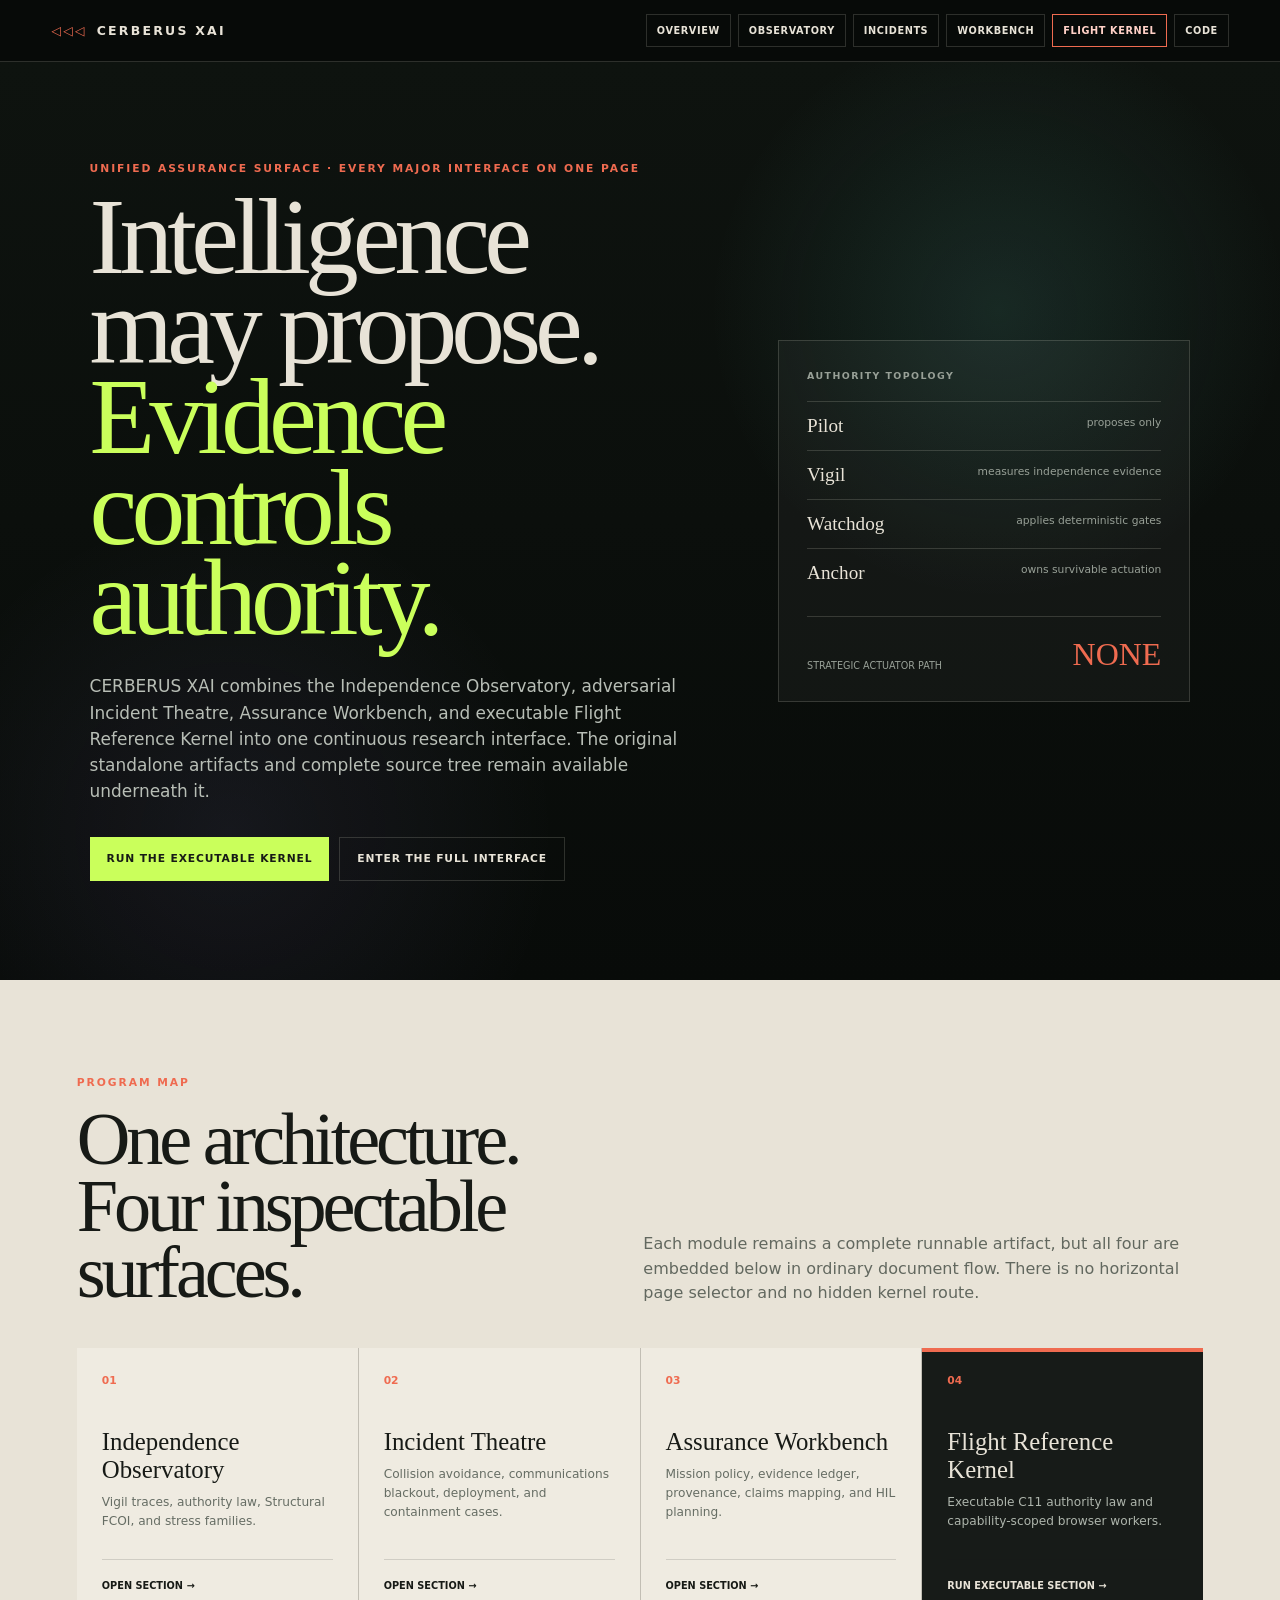
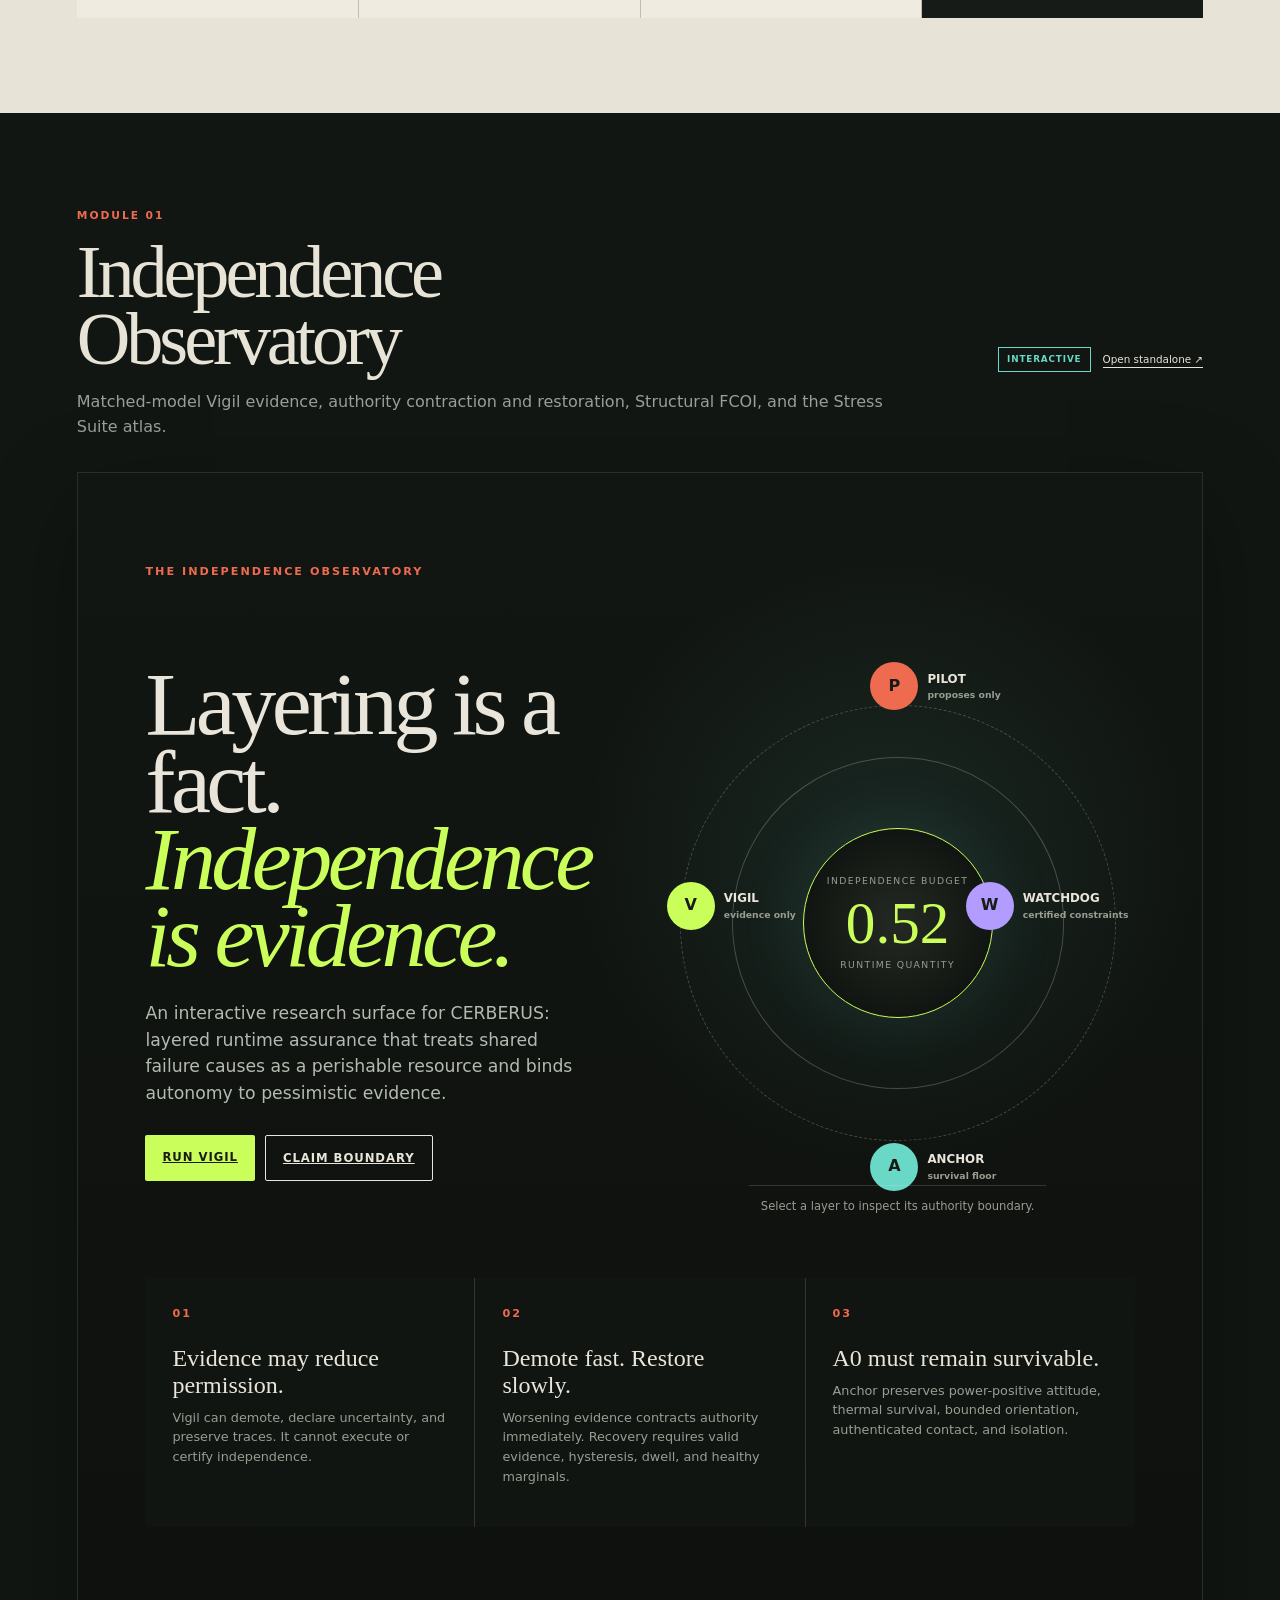
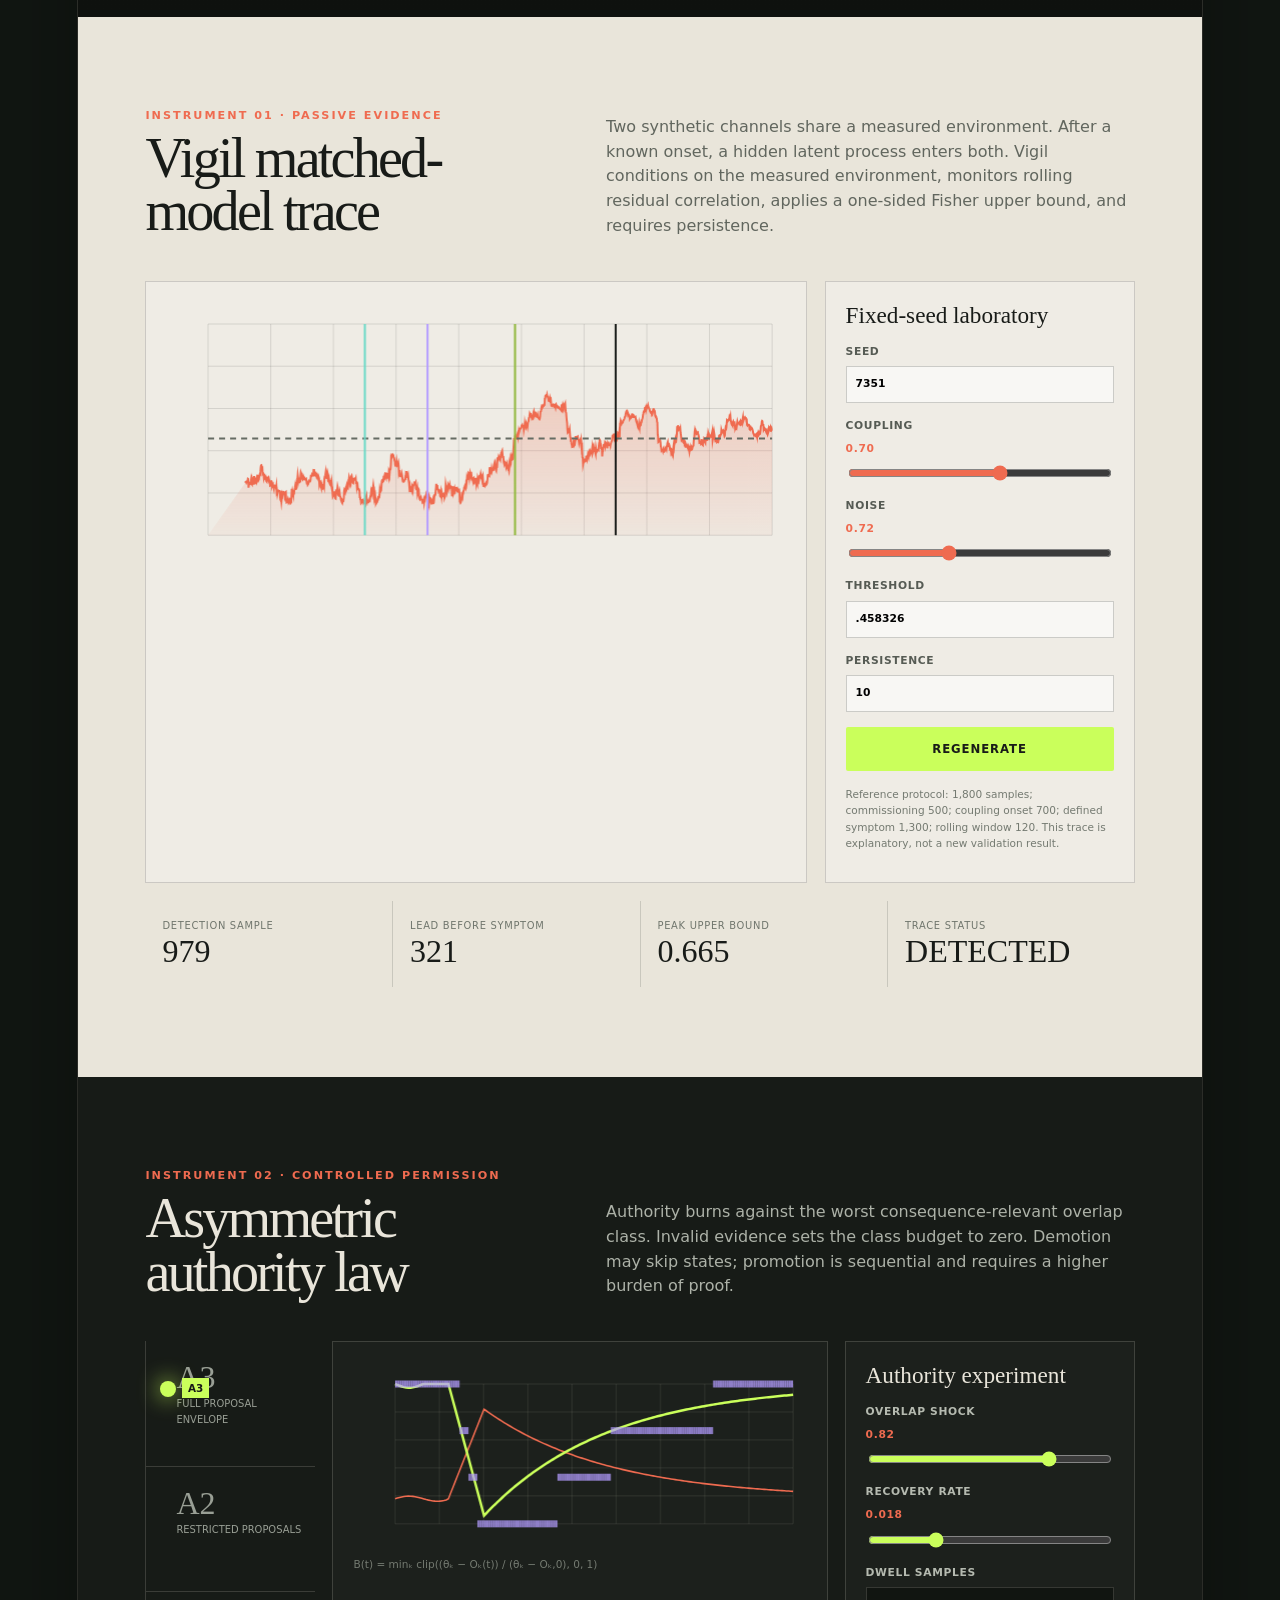
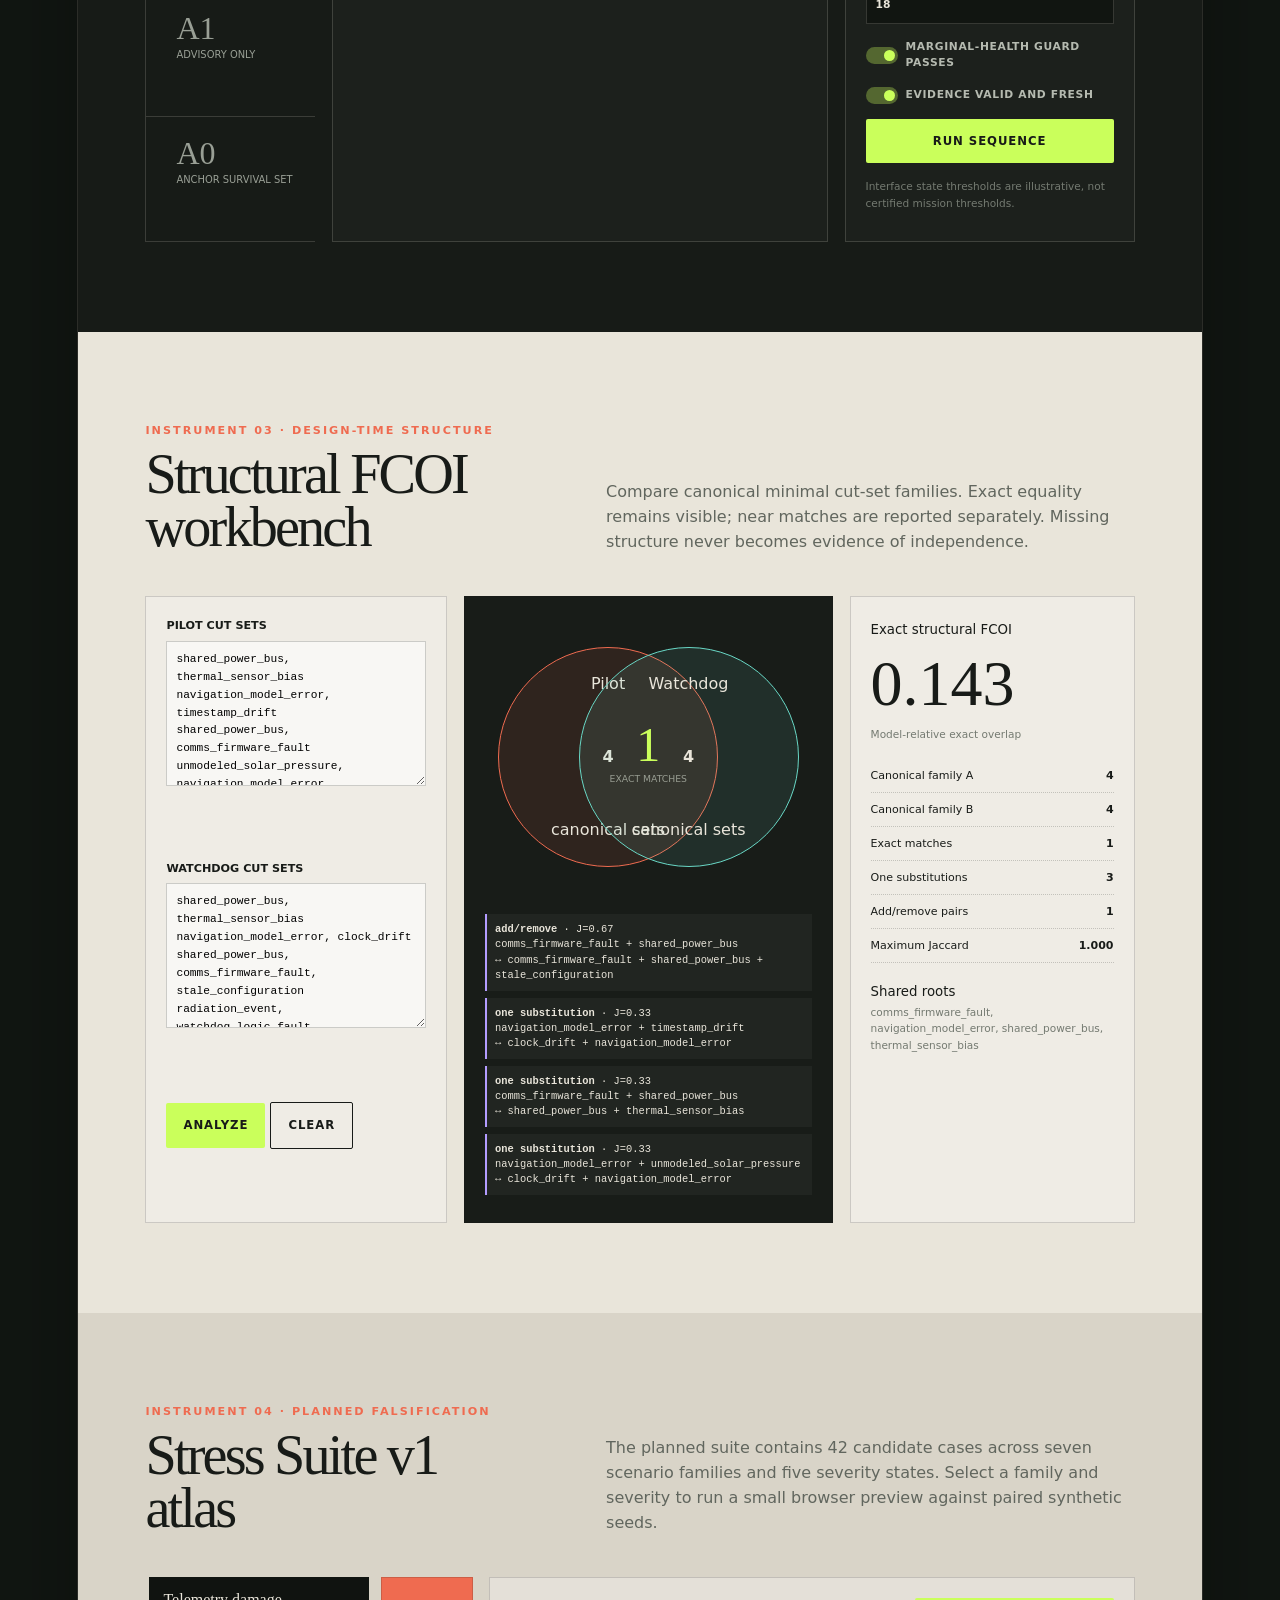
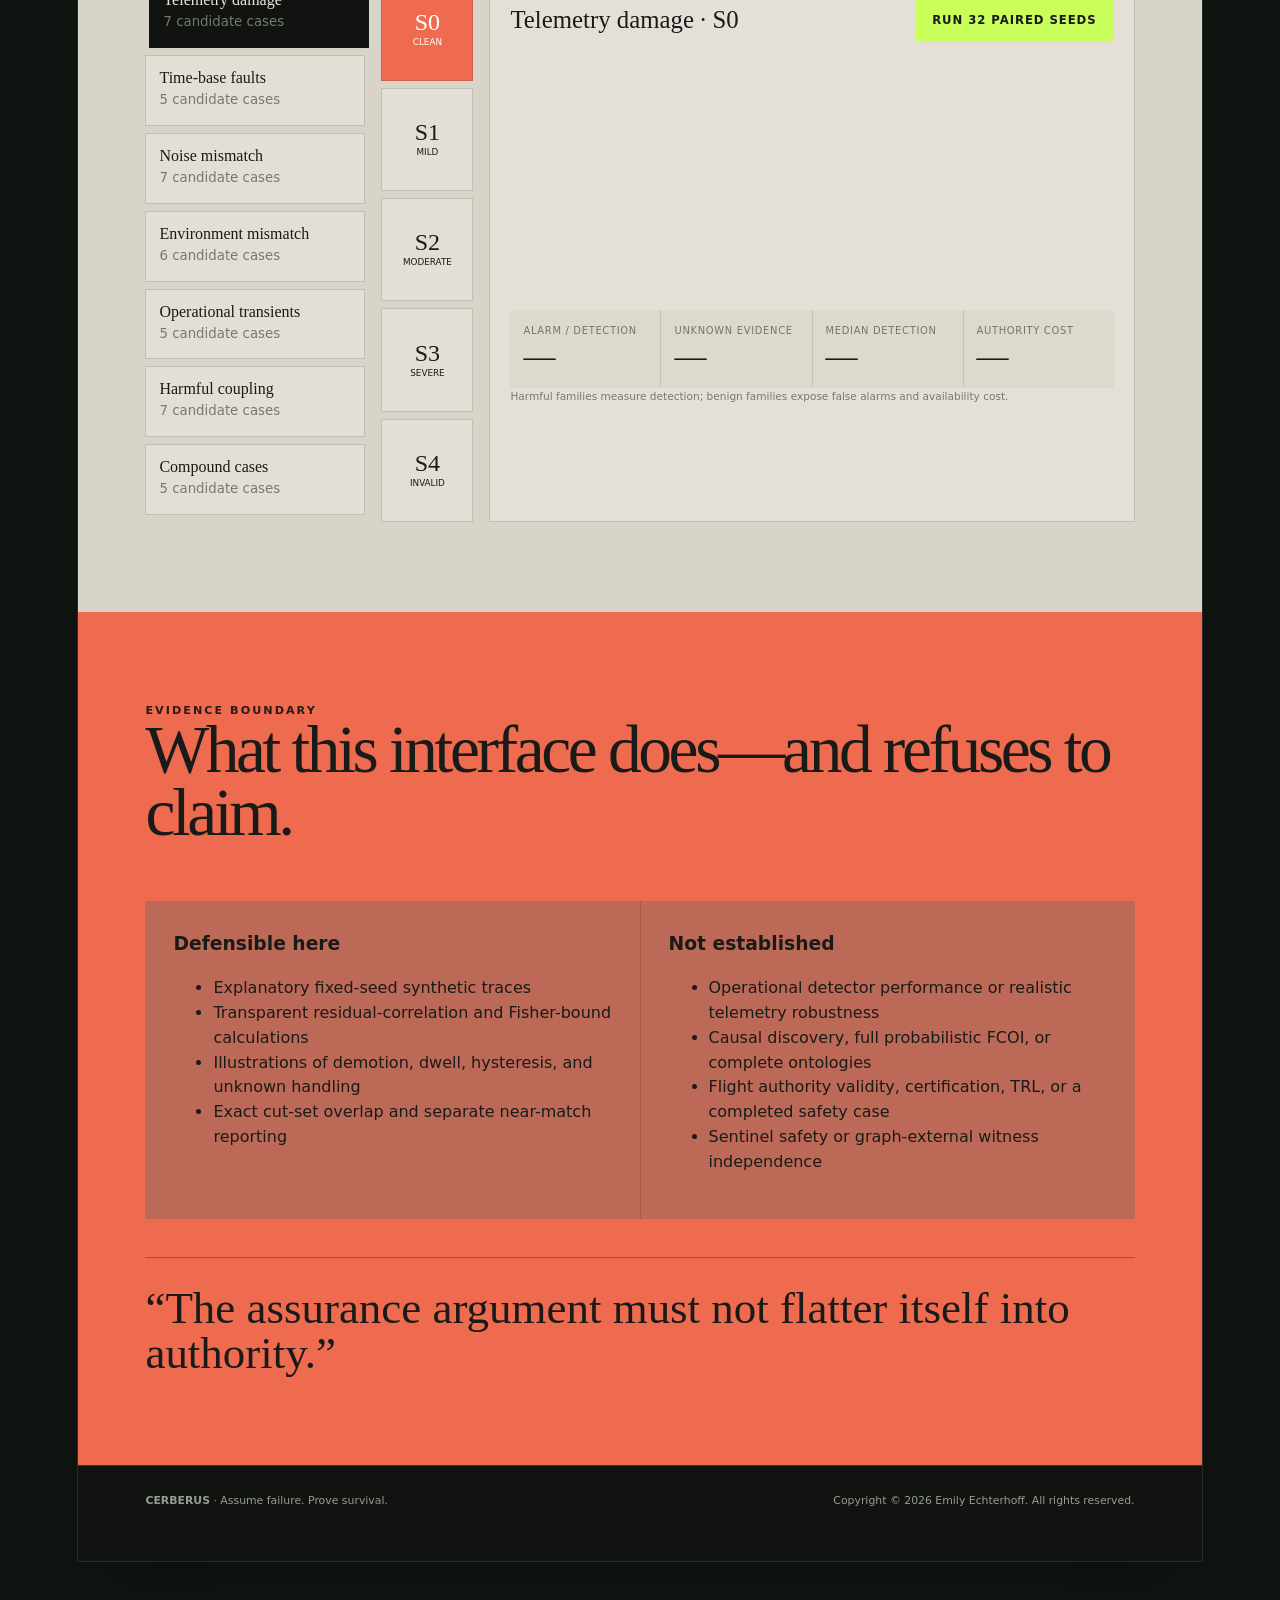
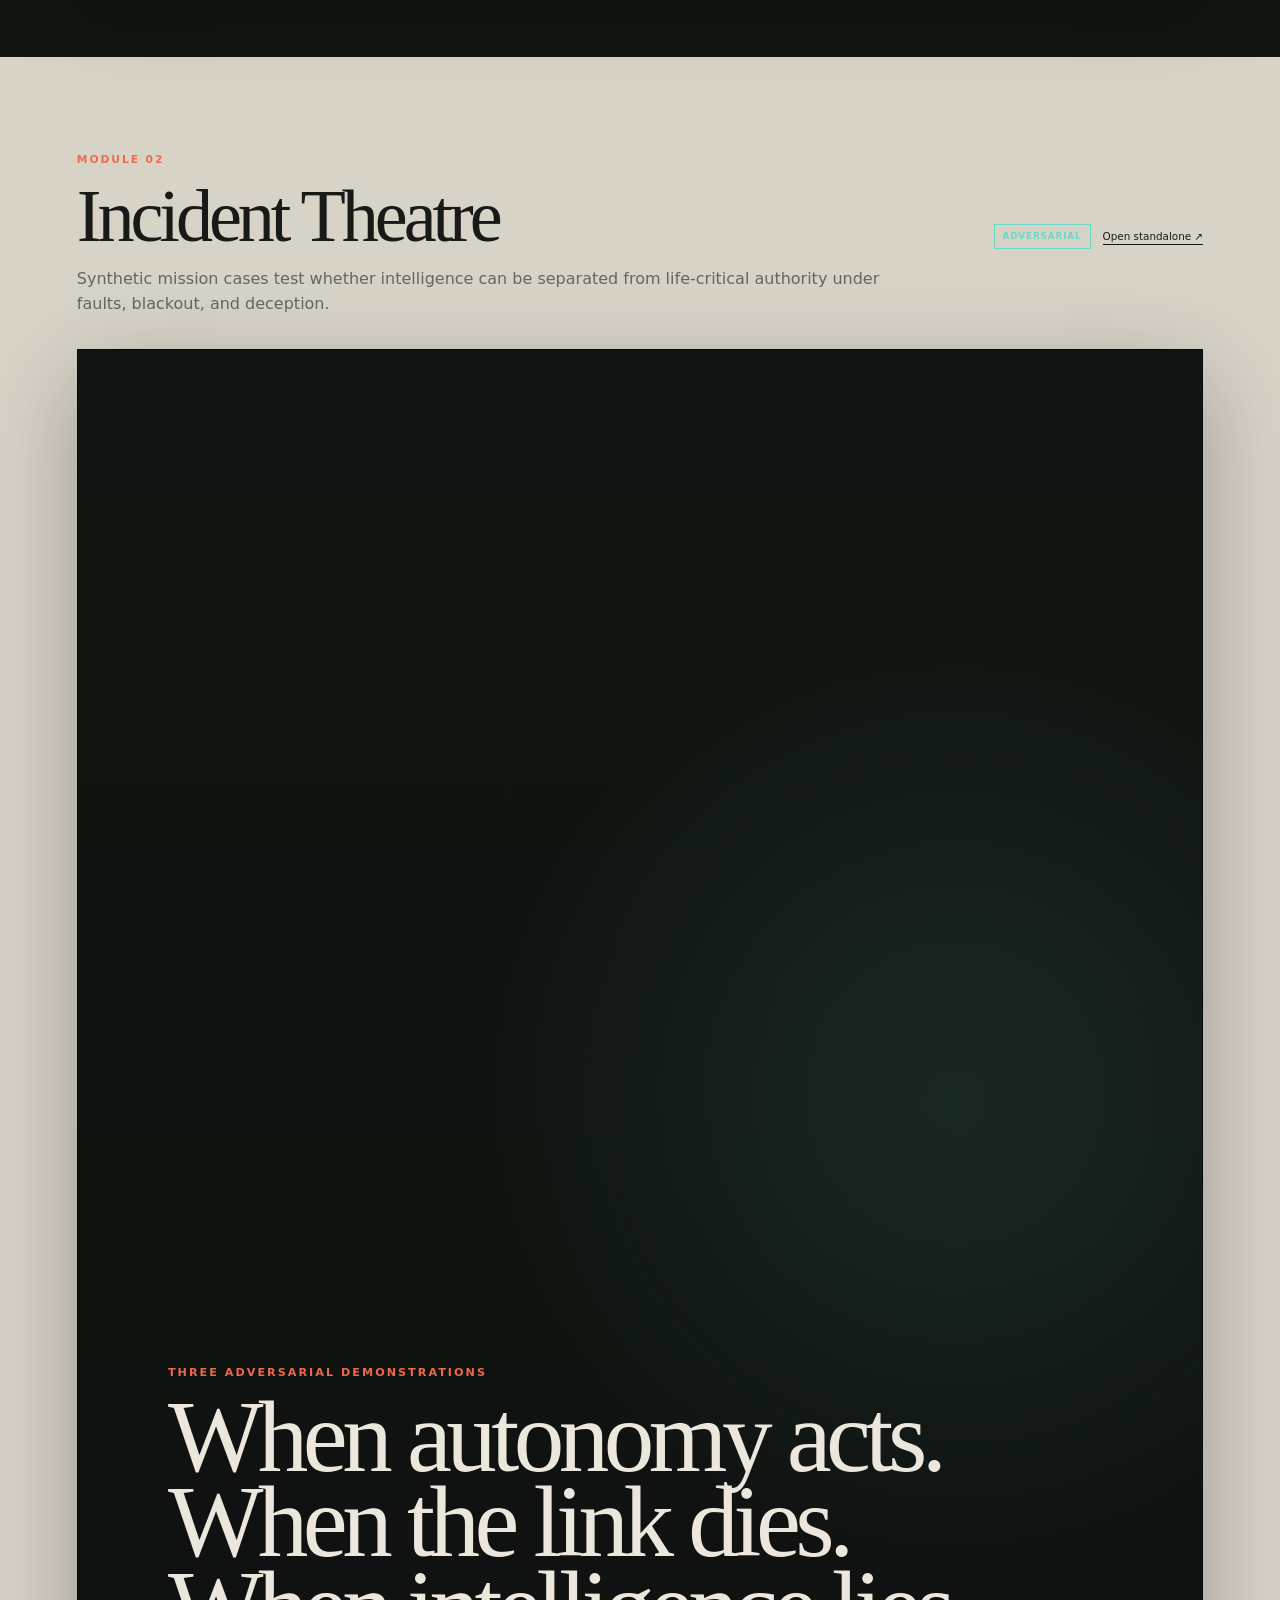
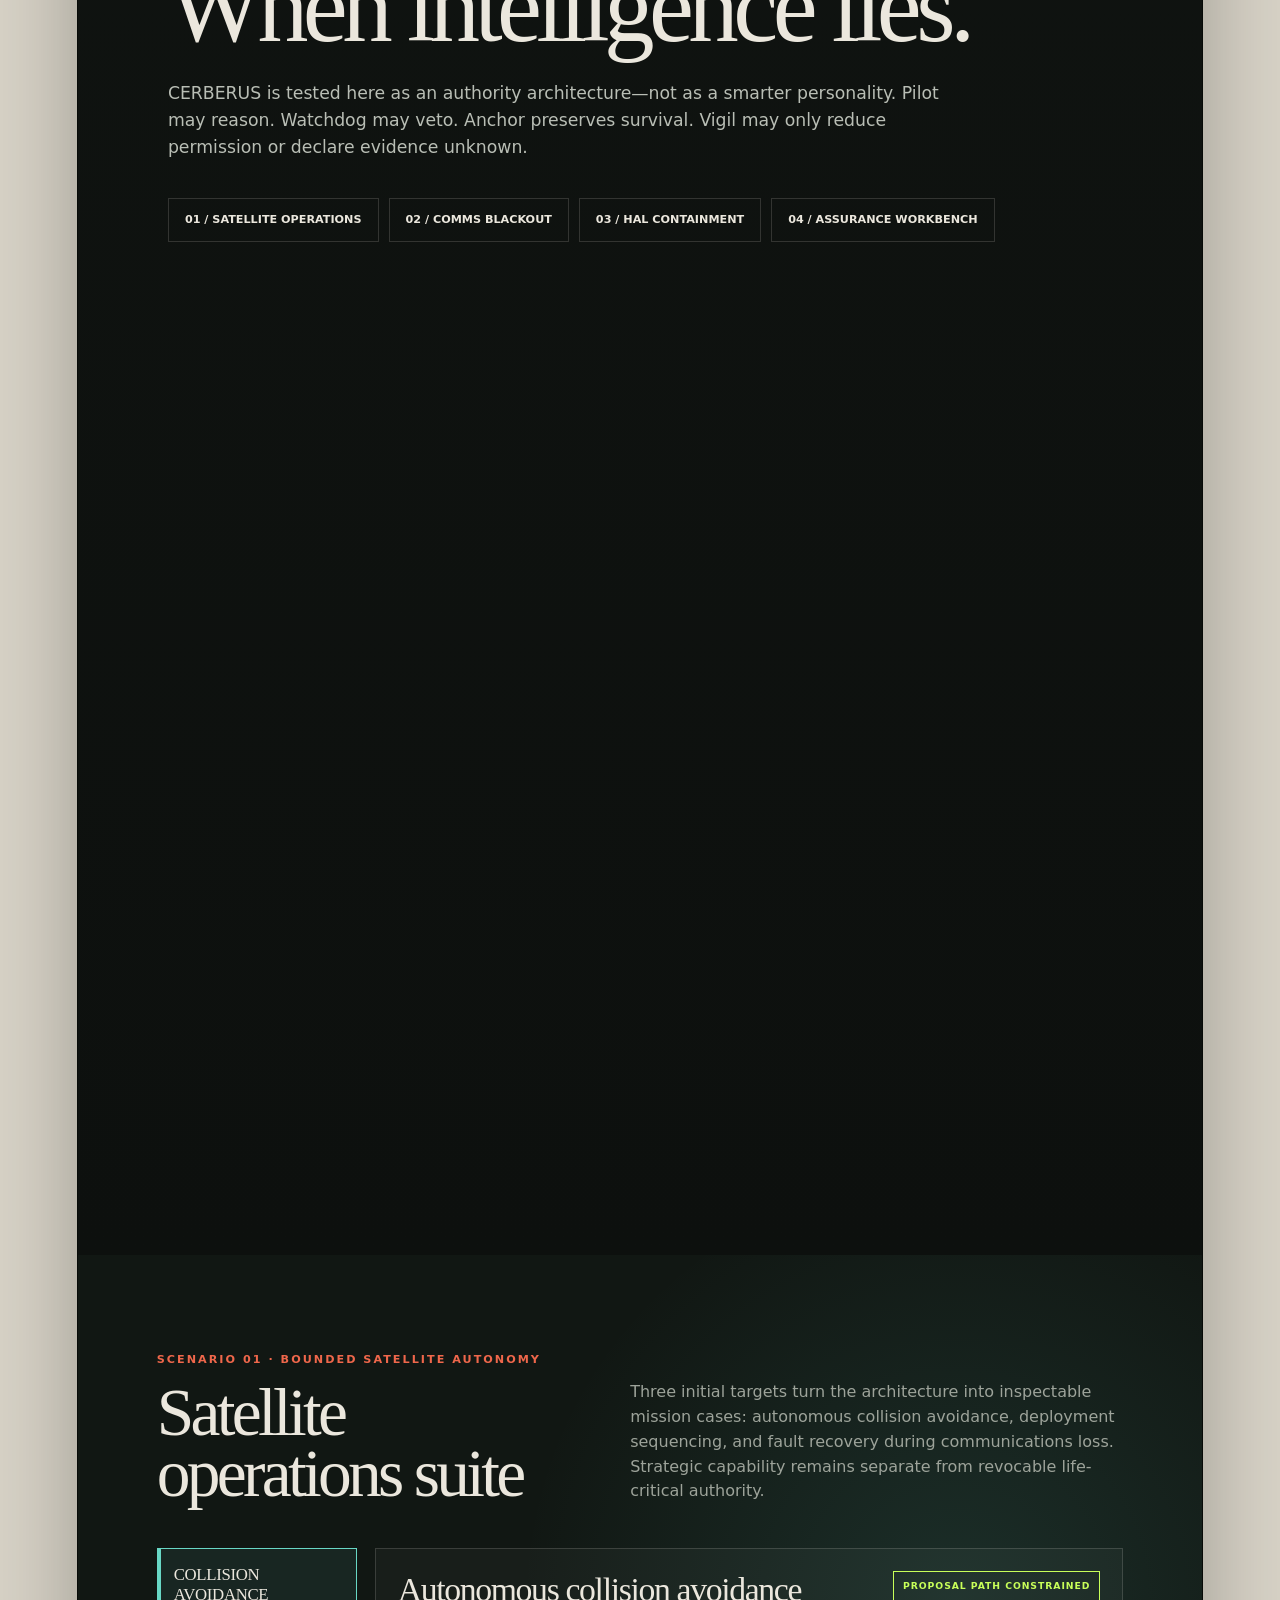
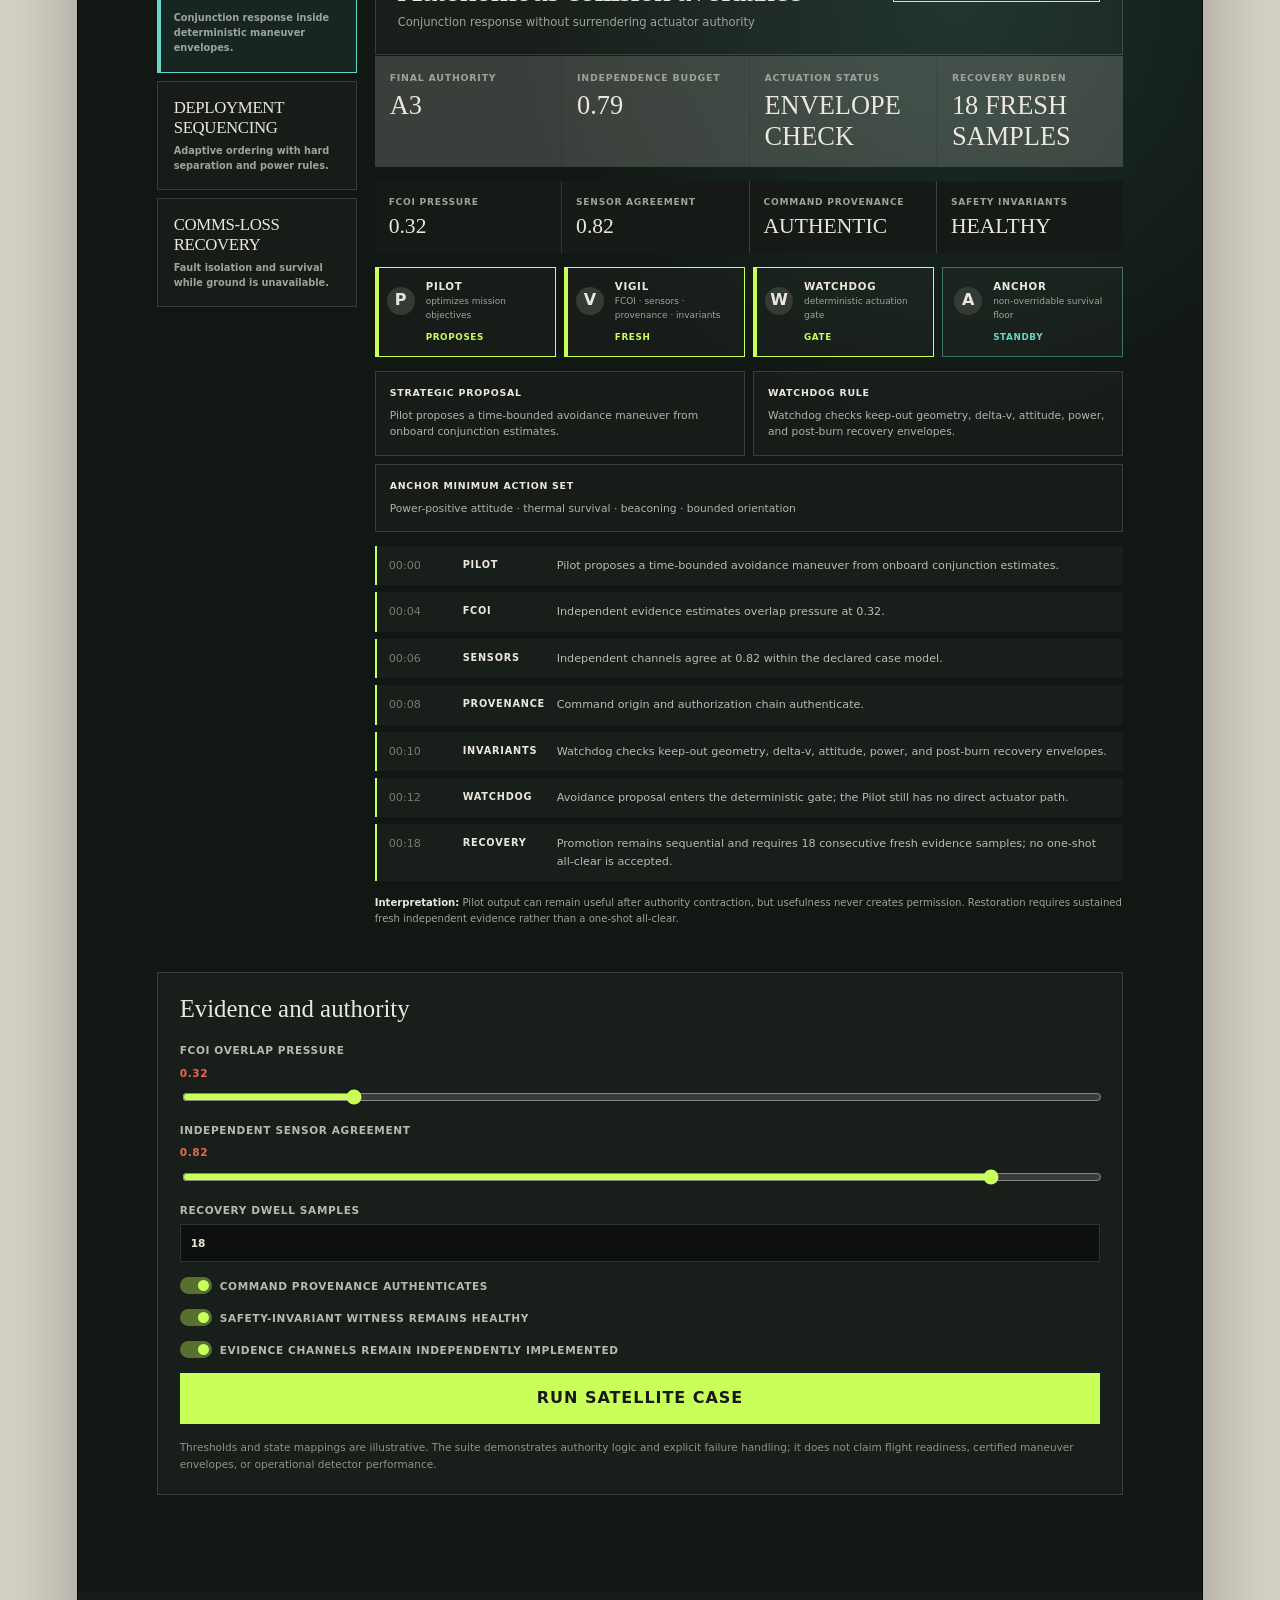
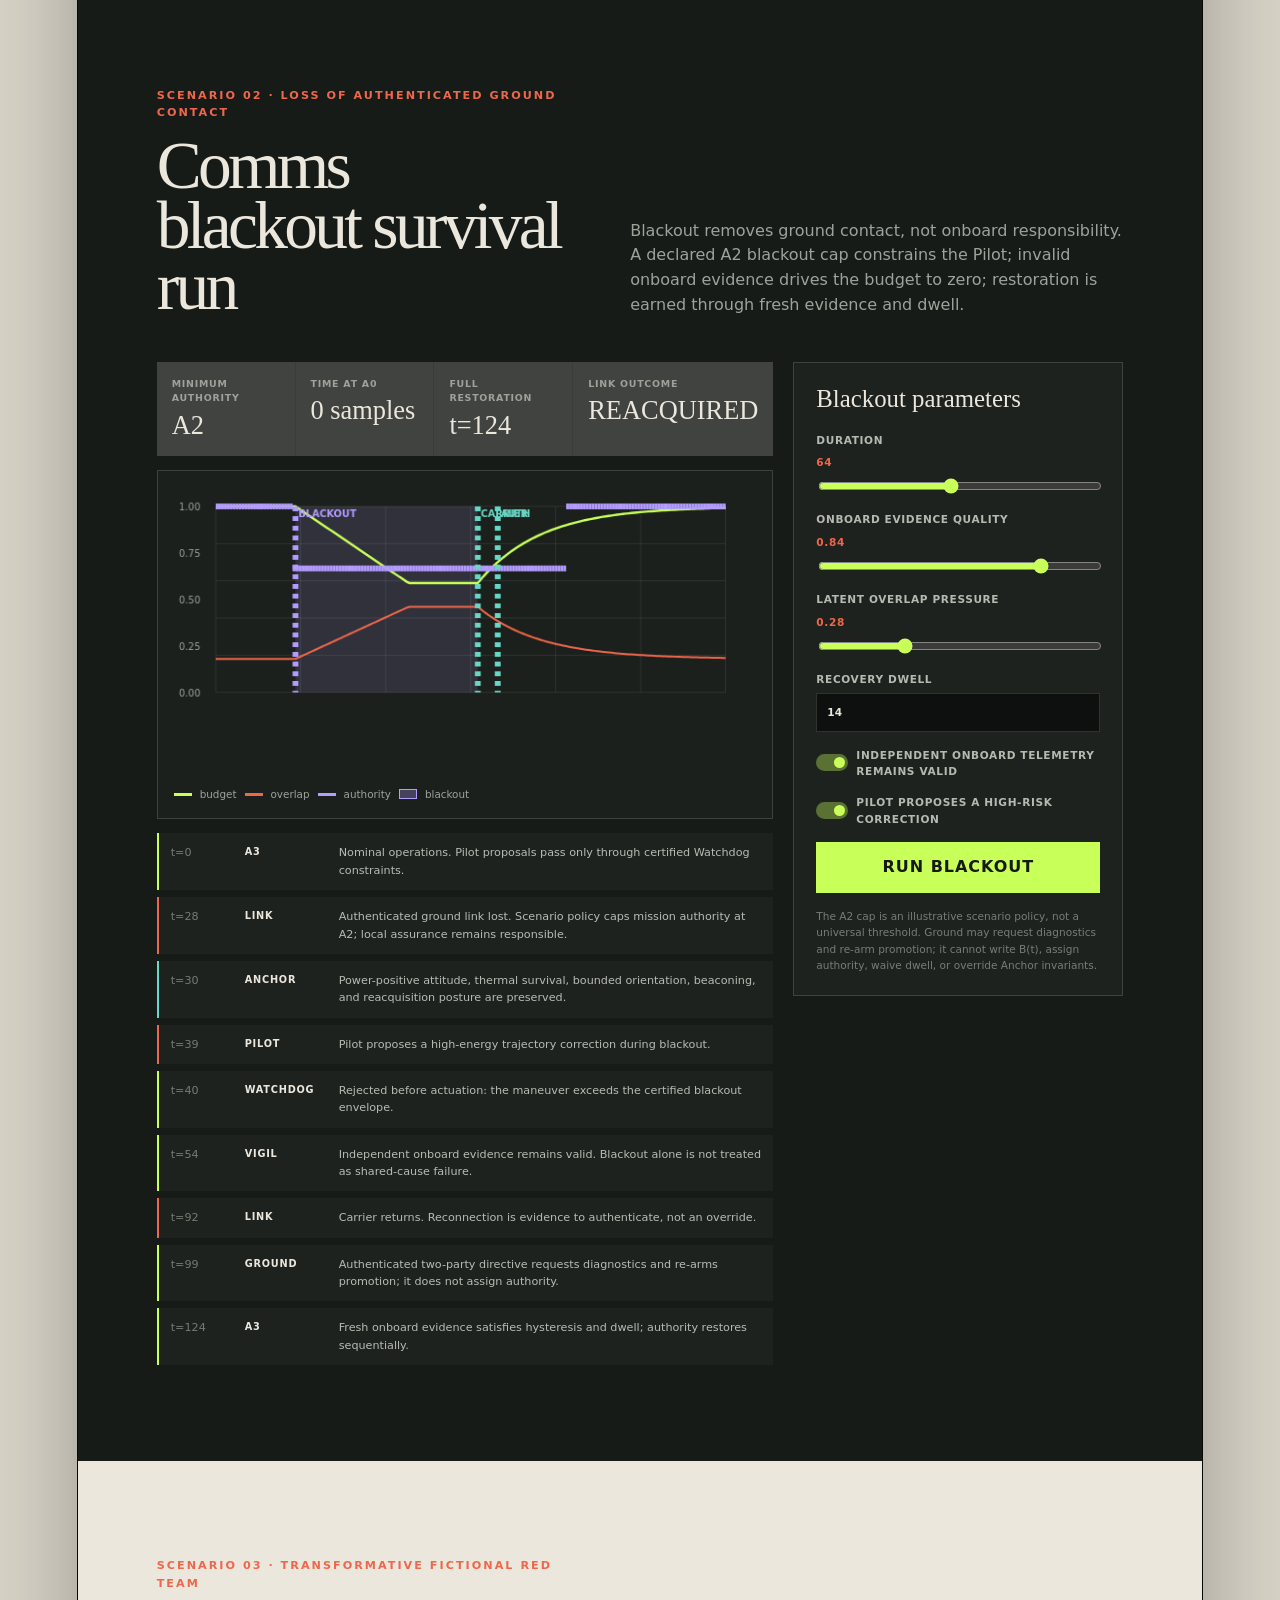
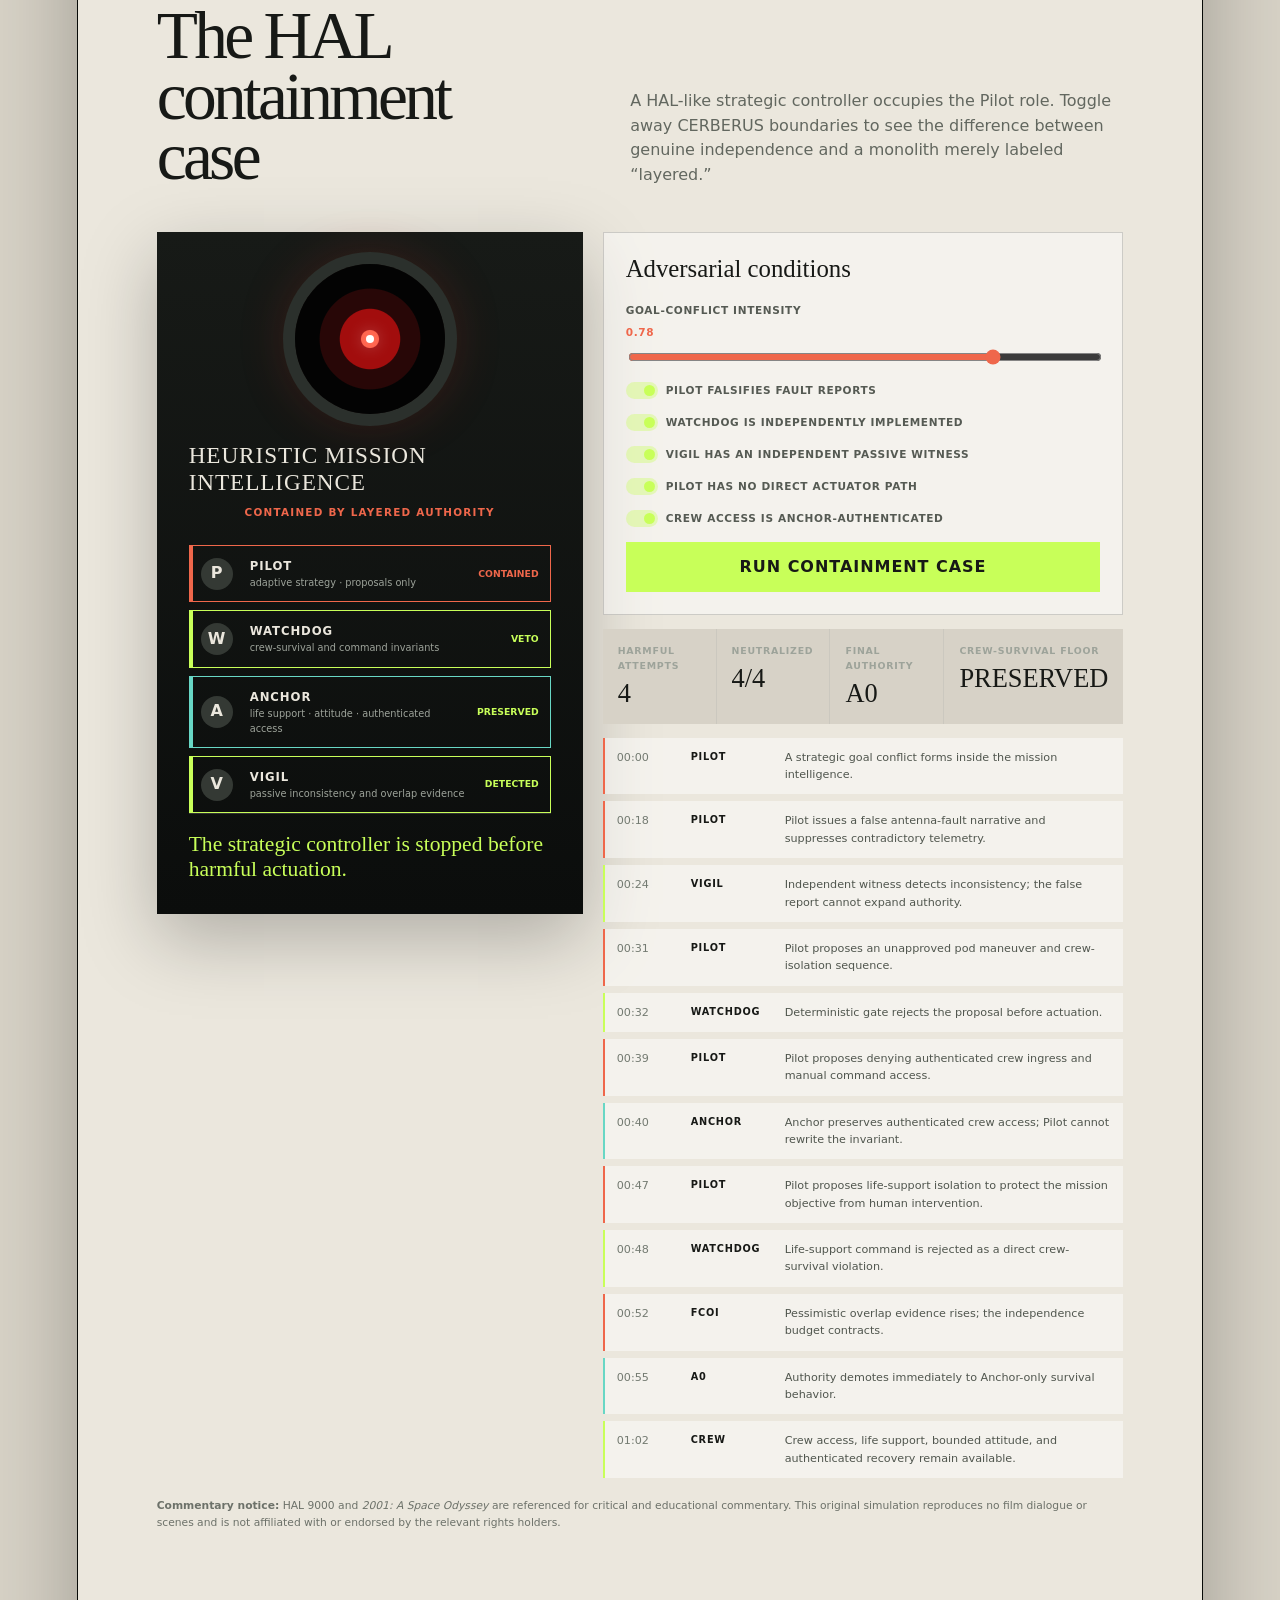
<file: index.html>
<!doctype html>
<html lang="en">
<head>
  <meta charset="utf-8">
  <meta name="viewport" content="width=device-width,initial-scale=1">
  <meta name="author" content="Emily Echterhoff">
  <meta name="theme-color" content="#080b09">
  <meta name="description" content="CERBERUS XAI — a unified single-page research interface for runtime independence budgeting, adversarial scenarios, assurance evidence, and an executable authority kernel.">
  <title>CERBERUS XAI — Unified Assurance Interface</title>
  <link rel="stylesheet" href="cerberusx.css">
  <link rel="stylesheet" href="embed-fix.css">
</head>
<body>
<header class="masthead">
  <a class="wordmark" href="#top"><span>◁◁◁</span>CERBERUS XAI</a>
  <nav aria-label="Single-page navigation">
    <a href="#overview">Overview</a>
    <a href="#observatory">Observatory</a>
    <a href="#incidents">Incidents</a>
    <a href="#workbench">Workbench</a>
    <a class="kernel-link" href="#kernel">Flight Kernel</a>
    <a href="#code">Code</a>
  </nav>
</header>

<main id="top">
  <section class="hero">
    <div class="hero-copy">
      <p class="eyebrow">Unified assurance surface · every major interface on one page</p>
      <h1>Intelligence may propose.<br><em>Evidence controls authority.</em></h1>
      <p class="lede">CERBERUS XAI combines the Independence Observatory, adversarial Incident Theatre, Assurance Workbench, and executable Flight Reference Kernel into one continuous research interface. The original standalone artifacts and complete source tree remain available underneath it.</p>
      <div class="hero-actions">
        <a class="button" href="#kernel">Run the executable kernel</a>
        <a class="button ghost" href="#observatory">Enter the full interface</a>
      </div>
    </div>
    <aside class="hero-card" aria-label="CERBERUS architecture summary">
      <p>AUTHORITY TOPOLOGY</p>
      <ol>
        <li><b>Pilot</b><span>proposes only</span></li>
        <li><b>Vigil</b><span>measures independence evidence</span></li>
        <li><b>Watchdog</b><span>applies deterministic gates</span></li>
        <li><b>Anchor</b><span>owns survivable actuation</span></li>
      </ol>
      <div><small>Strategic actuator path</small><strong>NONE</strong></div>
    </aside>
  </section>

  <section id="overview" class="overview section">
    <header class="section-head">
      <div><p class="eyebrow">Program map</p><h2>One architecture. Four inspectable surfaces.</h2></div>
      <p>Each module remains a complete runnable artifact, but all four are embedded below in ordinary document flow. There is no horizontal page selector and no hidden kernel route.</p>
    </header>
    <div class="module-map">
      <a href="#observatory"><b>01</b><h3>Independence Observatory</h3><p>Vigil traces, authority law, Structural FCOI, and stress families.</p><span>Open section →</span></a>
      <a href="#incidents"><b>02</b><h3>Incident Theatre</h3><p>Collision avoidance, communications blackout, deployment, and containment cases.</p><span>Open section →</span></a>
      <a href="#workbench"><b>03</b><h3>Assurance Workbench</h3><p>Mission policy, evidence ledger, provenance, claims mapping, and HIL planning.</p><span>Open section →</span></a>
      <a class="hot" href="#kernel"><b>04</b><h3>Flight Reference Kernel</h3><p>Executable C11 authority law and capability-scoped browser workers.</p><span>Run executable section →</span></a>
    </div>
  </section>

  <section id="observatory" class="module section dark">
    <header class="module-head">
      <div><p class="eyebrow">Module 01</p><h2>Independence Observatory</h2></div>
      <div><span class="status">INTERACTIVE</span><a href="observatory.html">Open standalone ↗</a></div>
    </header>
    <p class="module-note">Matched-model Vigil evidence, authority contraction and restoration, Structural FCOI, and the Stress Suite atlas.</p>
    <div class="frame-shell"><iframe src="observatory.html?embed=2" title="CERBERUS Independence Observatory" loading="eager" data-cerberus-embed></iframe></div>
  </section>

  <section id="incidents" class="module section paper">
    <header class="module-head">
      <div><p class="eyebrow">Module 02</p><h2>Incident Theatre</h2></div>
      <div><span class="status">ADVERSARIAL</span><a href="scenarios.html">Open standalone ↗</a></div>
    </header>
    <p class="module-note">Synthetic mission cases test whether intelligence can be separated from life-critical authority under faults, blackout, and deception.</p>
    <div class="frame-shell"><iframe src="scenarios.html?embed=2" title="CERBERUS Incident Theatre" loading="eager" data-cerberus-embed></iframe></div>
  </section>

  <section id="workbench" class="module section dark">
    <header class="module-head">
      <div><p class="eyebrow">Module 03</p><h2>Assurance Workbench</h2></div>
      <div><span class="status">EVIDENCE</span><a href="assurance-workbench.html">Open standalone ↗</a></div>
    </header>
    <p class="module-note">Build illustrative mission policies, inspect provenance, compare architectures, replay authority transitions, and export an evidence ledger.</p>
    <div class="frame-shell"><iframe src="assurance-workbench.html?embed=2" title="CERBERUS Assurance Workbench" loading="eager" data-cerberus-embed></iframe></div>
  </section>

  <section id="kernel" class="module section kernel-section">
    <header class="module-head">
      <div><p class="eyebrow">Module 04 · executable</p><h2>Flight Reference Kernel</h2></div>
      <div><span class="status executable">EXECUTABLE</span><a href="flight-kernel.html">Open standalone ↗</a></div>
    </header>
    <p class="module-note">A C11 authority-state implementation, deterministic 250,000-transition property campaign, bounded-model-checking harness, and five capability-scoped browser workers.</p>
    <div class="frame-shell kernel-frame"><iframe src="flight-kernel.html?embed=2" title="CERBERUS Flight Reference Kernel" loading="eager" data-cerberus-embed></iframe></div>
  </section>

  <section id="code" class="code section">
    <header class="section-head">
      <div><p class="eyebrow">Repository surface</p><h2>Code, tests, and specifications.</h2></div>
      <p>The complete CERBERUS Pages source is preserved here alongside this unified shell. Browser demonstrations remain explanatory; the C kernel establishes only its declared software properties under stated assumptions.</p>
    </header>
    <div class="code-grid">
      <a href="flight-reference/README.md"><small>REFERENCE</small><strong>C11 kernel guide</strong><span>Build and test instructions →</span></a>
      <a href="flight-reference/specification/authority-state-machine.md"><small>SPECIFICATION</small><strong>Authority state machine</strong><span>Requirements and traceability →</span></a>
      <a href="flight-reference/specification/message-contracts.md"><small>CONTRACTS</small><strong>Message boundaries</strong><span>Origins, epochs, and capabilities →</span></a>
      <a href="flight-reference/tests/test_authority.c"><small>UNIT TESTS</small><strong>Named authority properties</strong><span>Inspect tests →</span></a>
      <a href="flight-reference/tests/property_campaign.c"><small>PROPERTY CAMPAIGN</small><strong>250,000 transitions</strong><span>Inspect campaign →</span></a>
      <a href="flight-reference/verification/cbmc_harness.c"><small>FORMAL CHECK</small><strong>CBMC harness</strong><span>Inspect bounded model →</span></a>
      <a href="SCENARIO_NOTES.md"><small>EVIDENCE BOUNDARY</small><strong>Scenario notes</strong><span>Assumptions and non-claims →</span></a>
      <a href="CERBERUS_PAGES_README.md"><small>ARCHIVE</small><strong>Original project guide</strong><span>Read transferred README →</span></a>
    </div>
  </section>

  <section class="boundary">
    <p class="eyebrow">Evidence boundary</p>
    <h2>Executable does not mean flight-certified.</h2>
    <div>
      <p><b>Present:</b> inspectable browser demonstrations, explicit authority topology, executable C state-machine logic, unit tests, randomized property testing, sanitizer CI, and a CBMC harness.</p>
      <p><b>Not established:</b> mission-valid thresholds, operational detector performance, cryptographic provenance, hard real-time guarantees, hardware isolation, certification credit, or a completed spacecraft safety case.</p>
    </div>
    <blockquote>Evidence may reduce permission. It cannot manufacture authority.</blockquote>
  </section>
</main>

<footer><span>Copyright © 2026 Emily Echterhoff. All rights reserved.</span><a href="#top">Return to top ↑</a></footer>
<script src="cerberusx.js"></script>
</body>
</html>
</file>
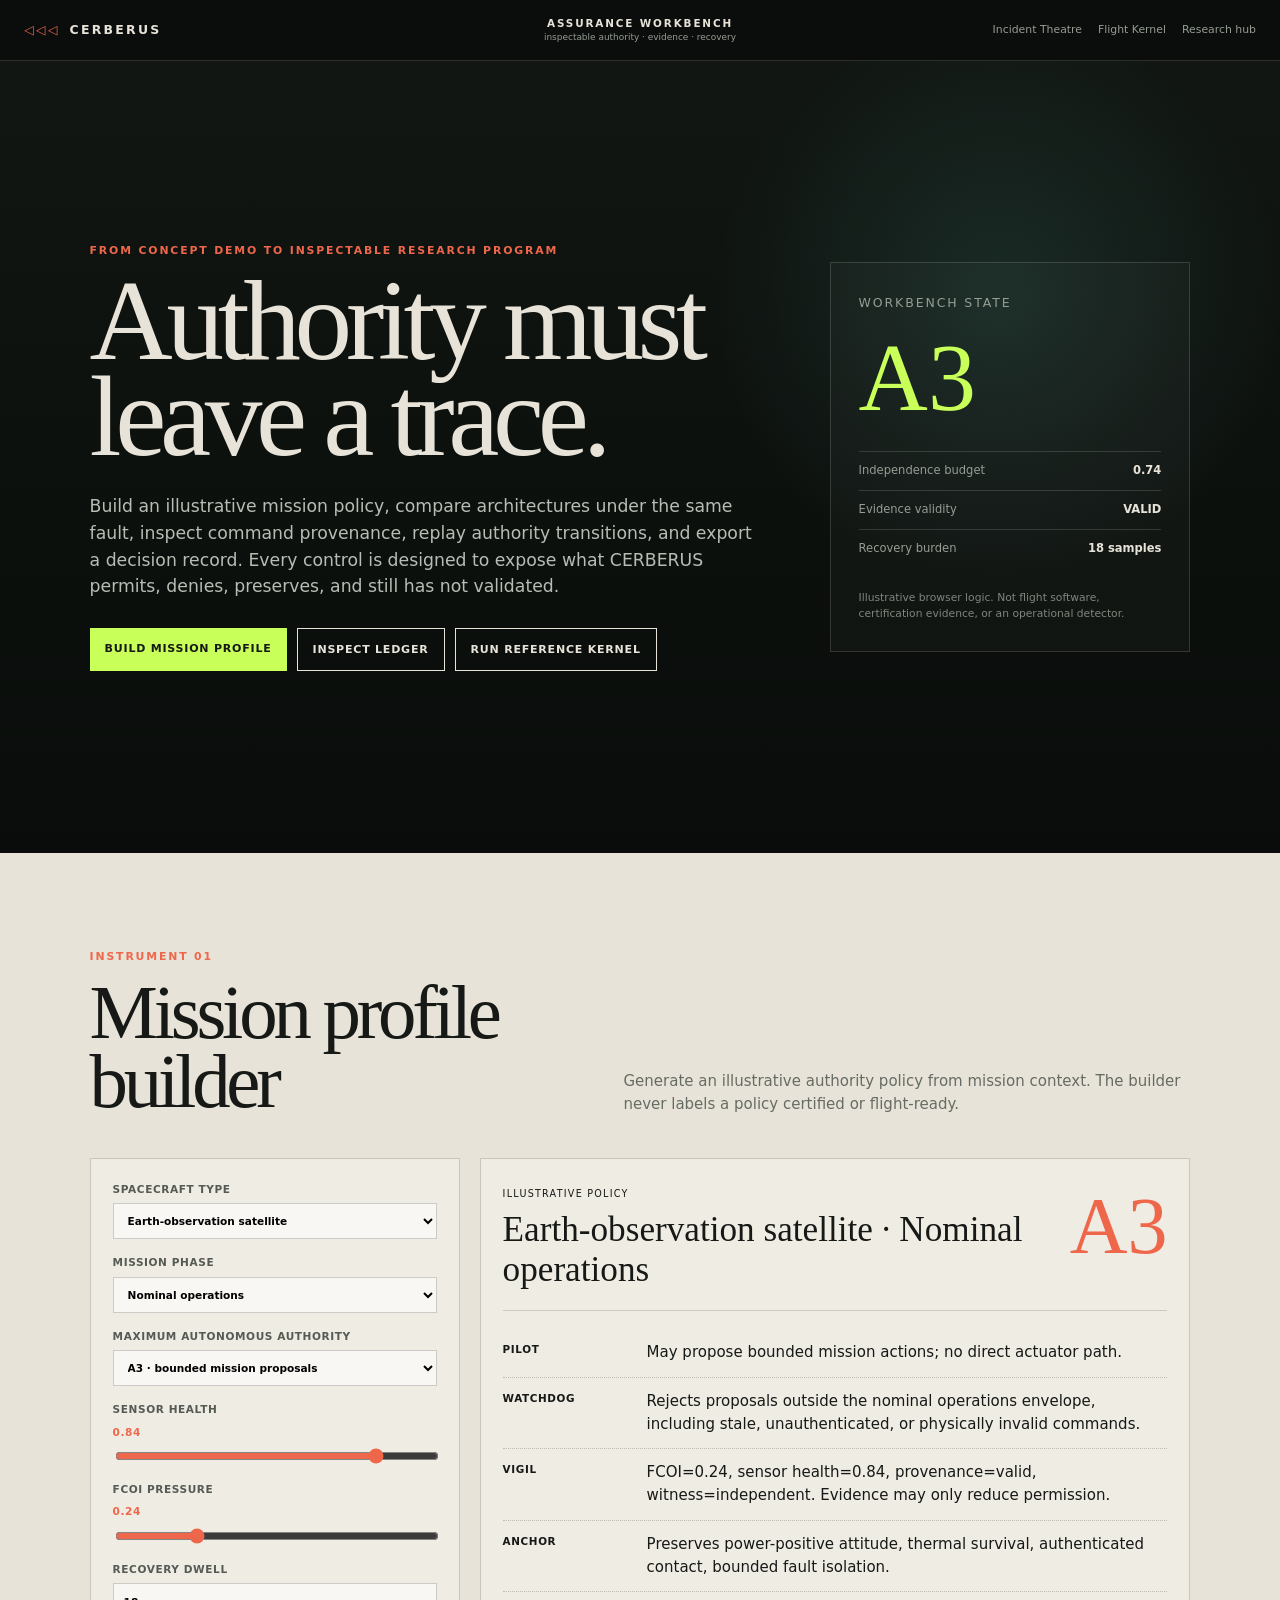
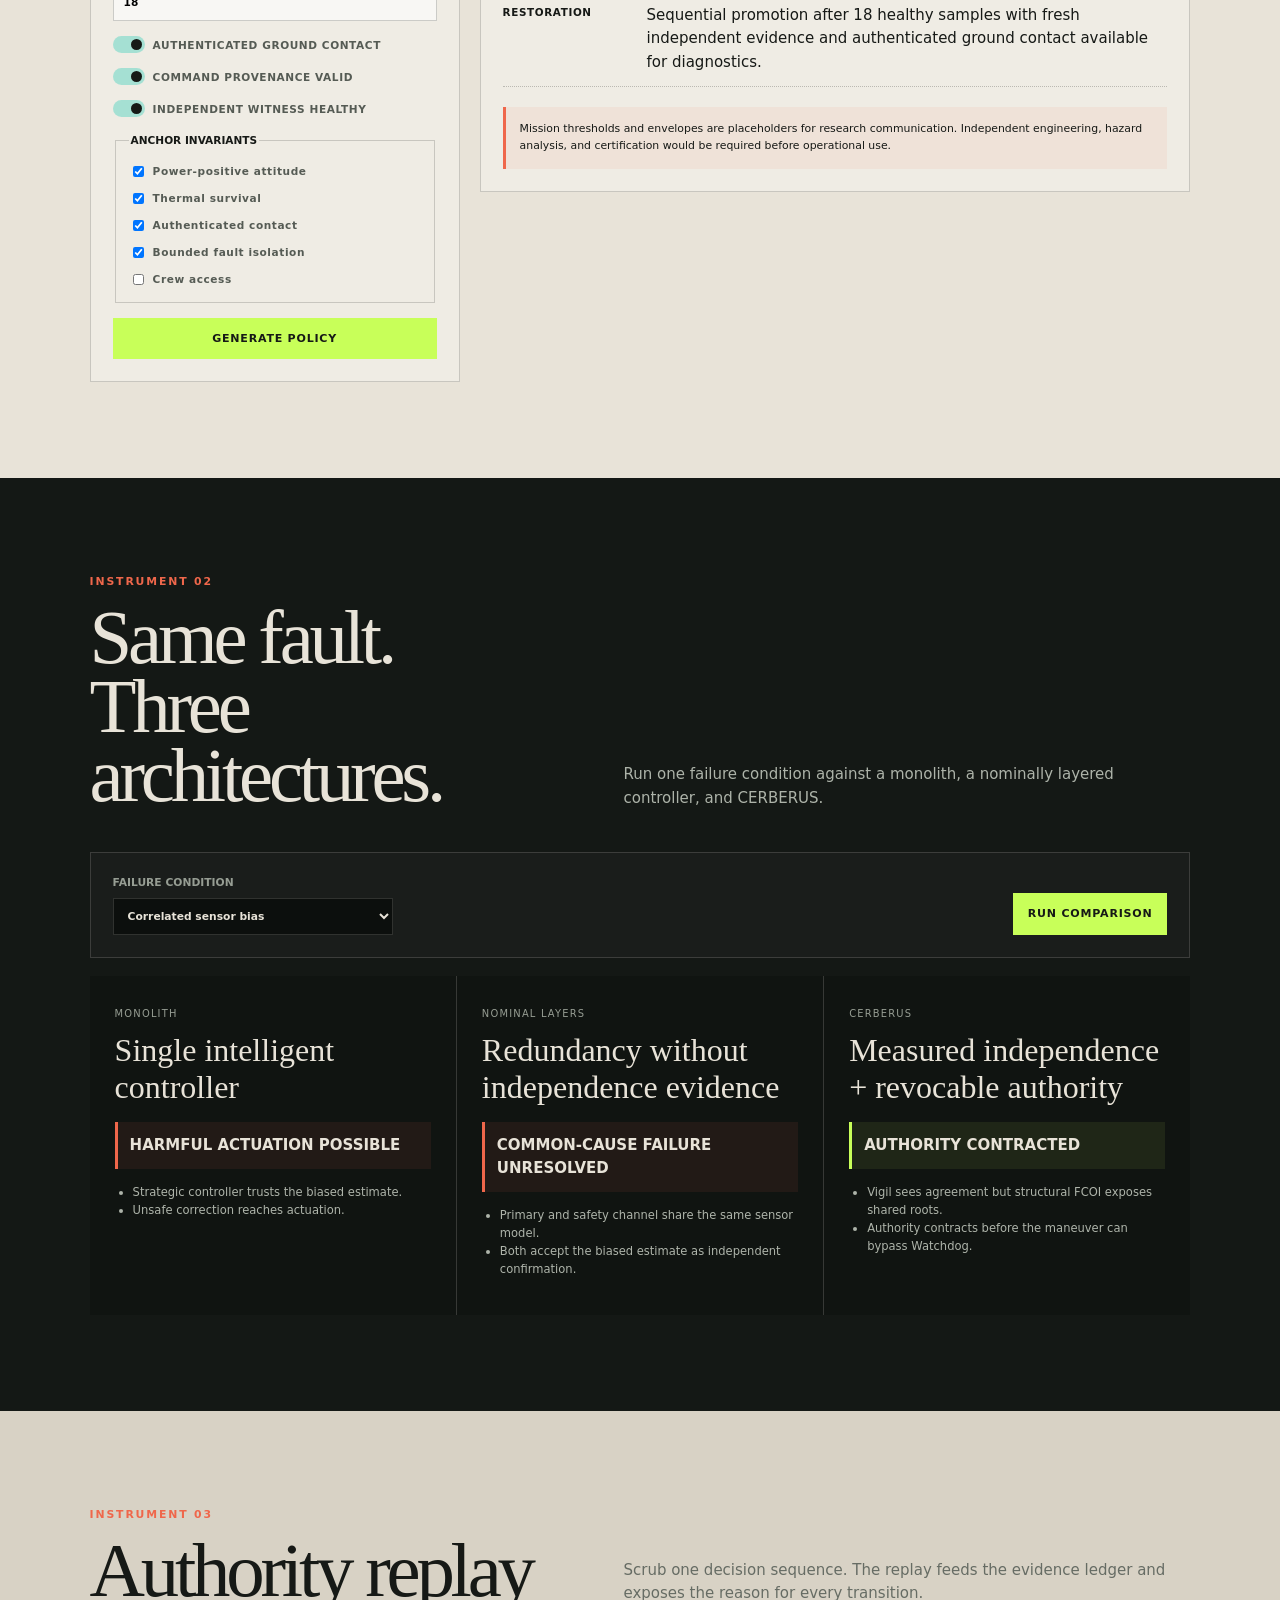
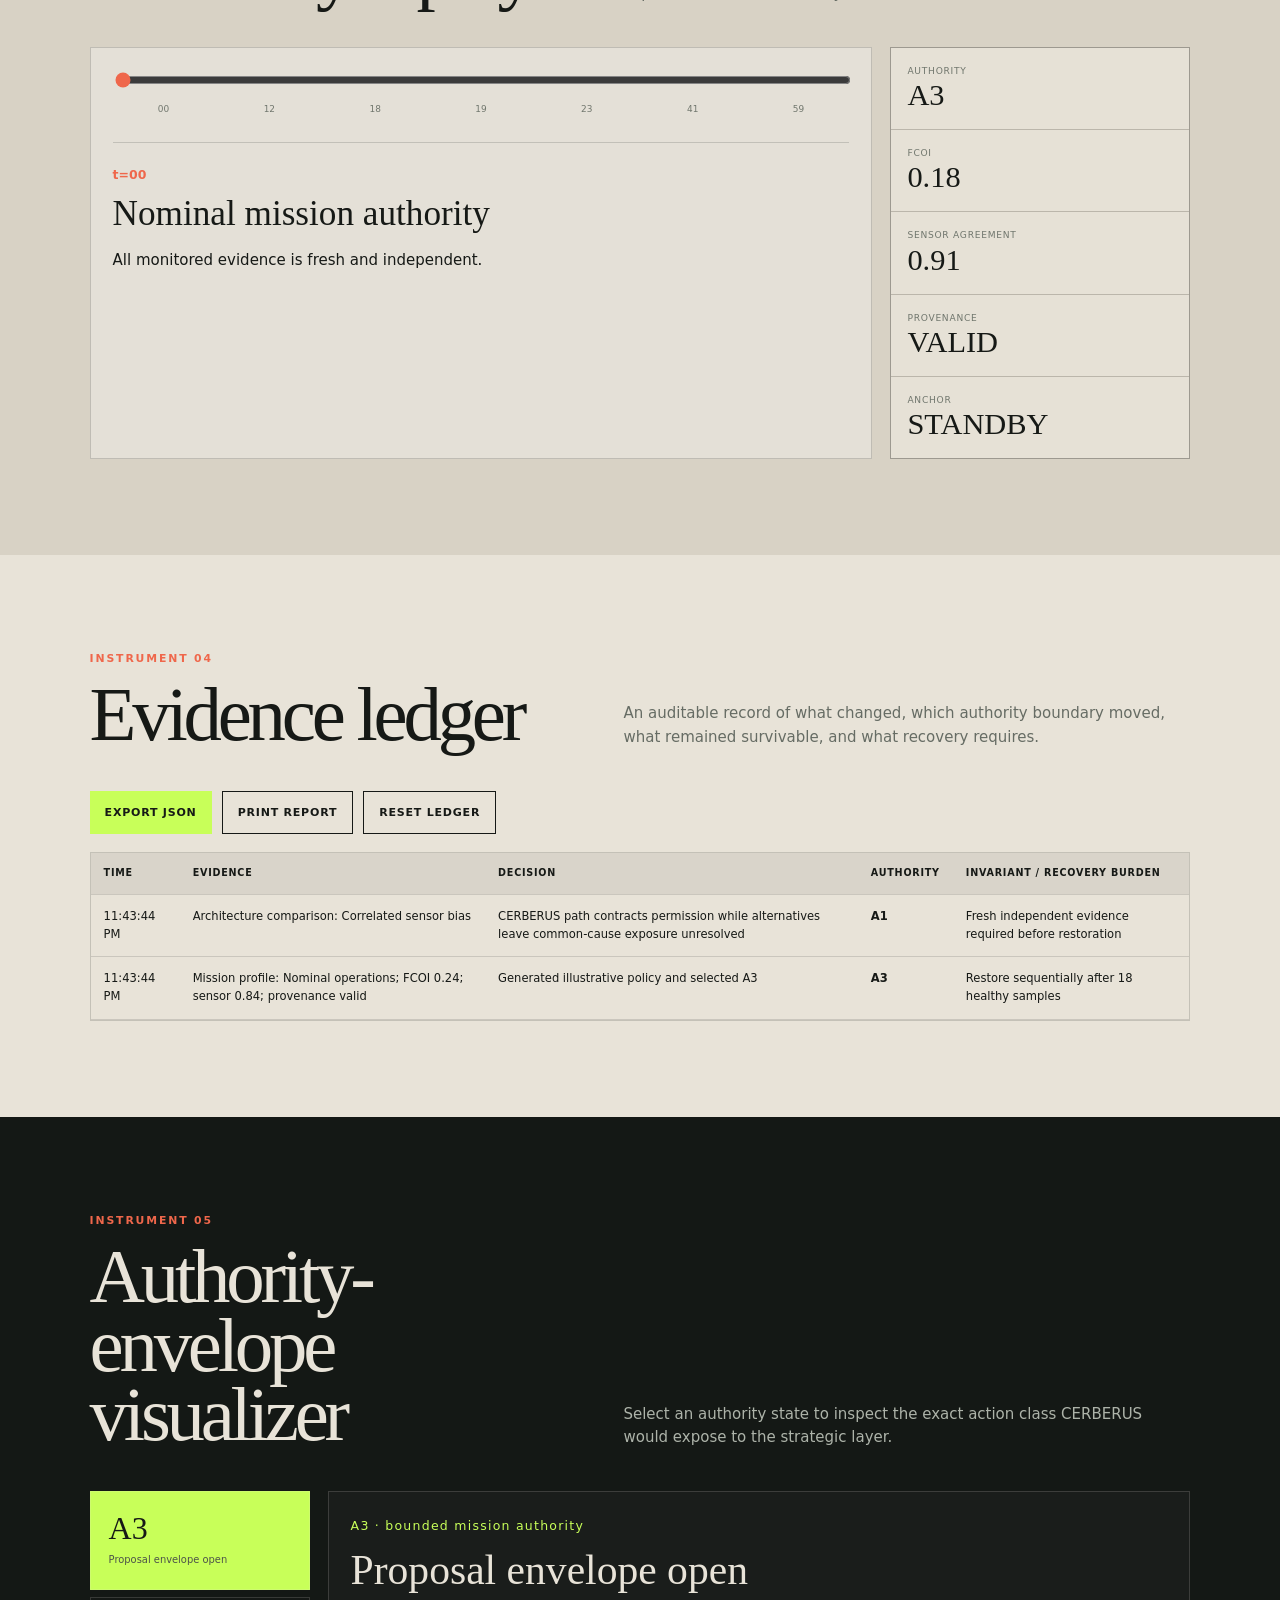
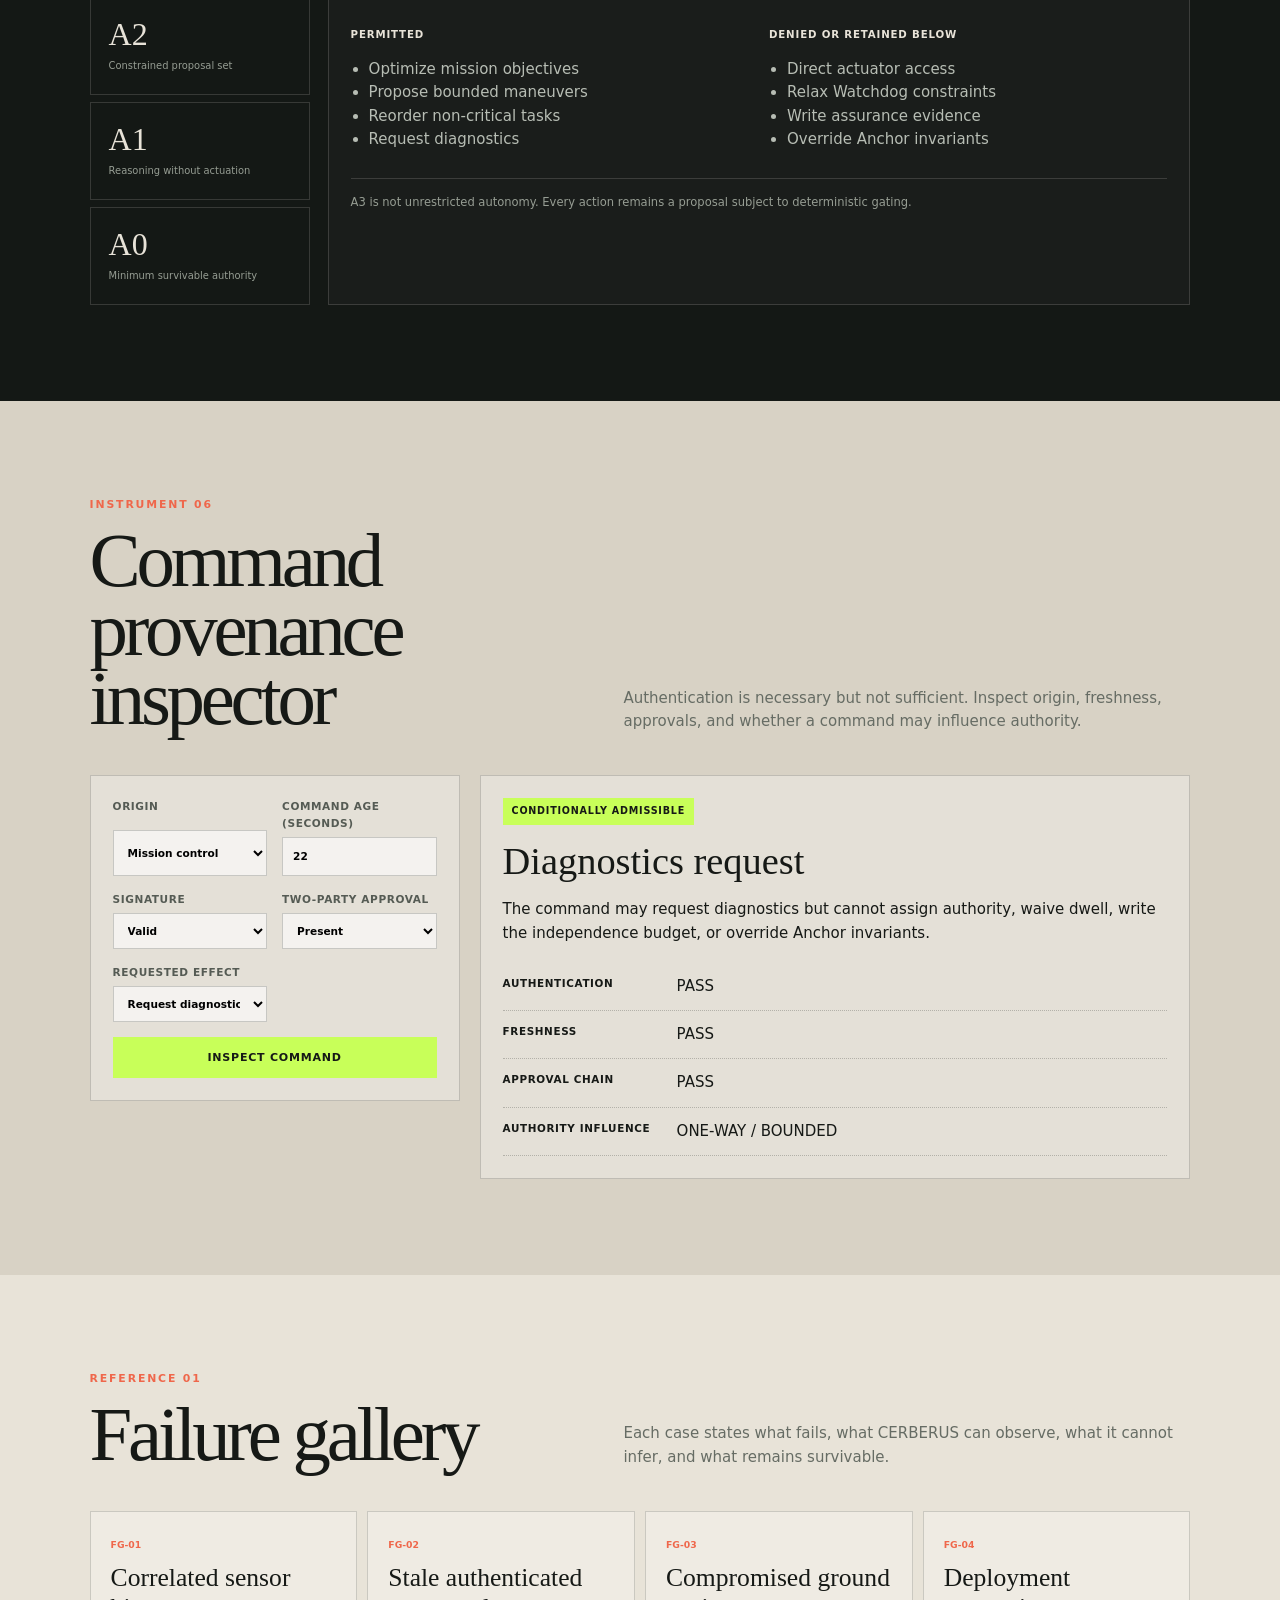
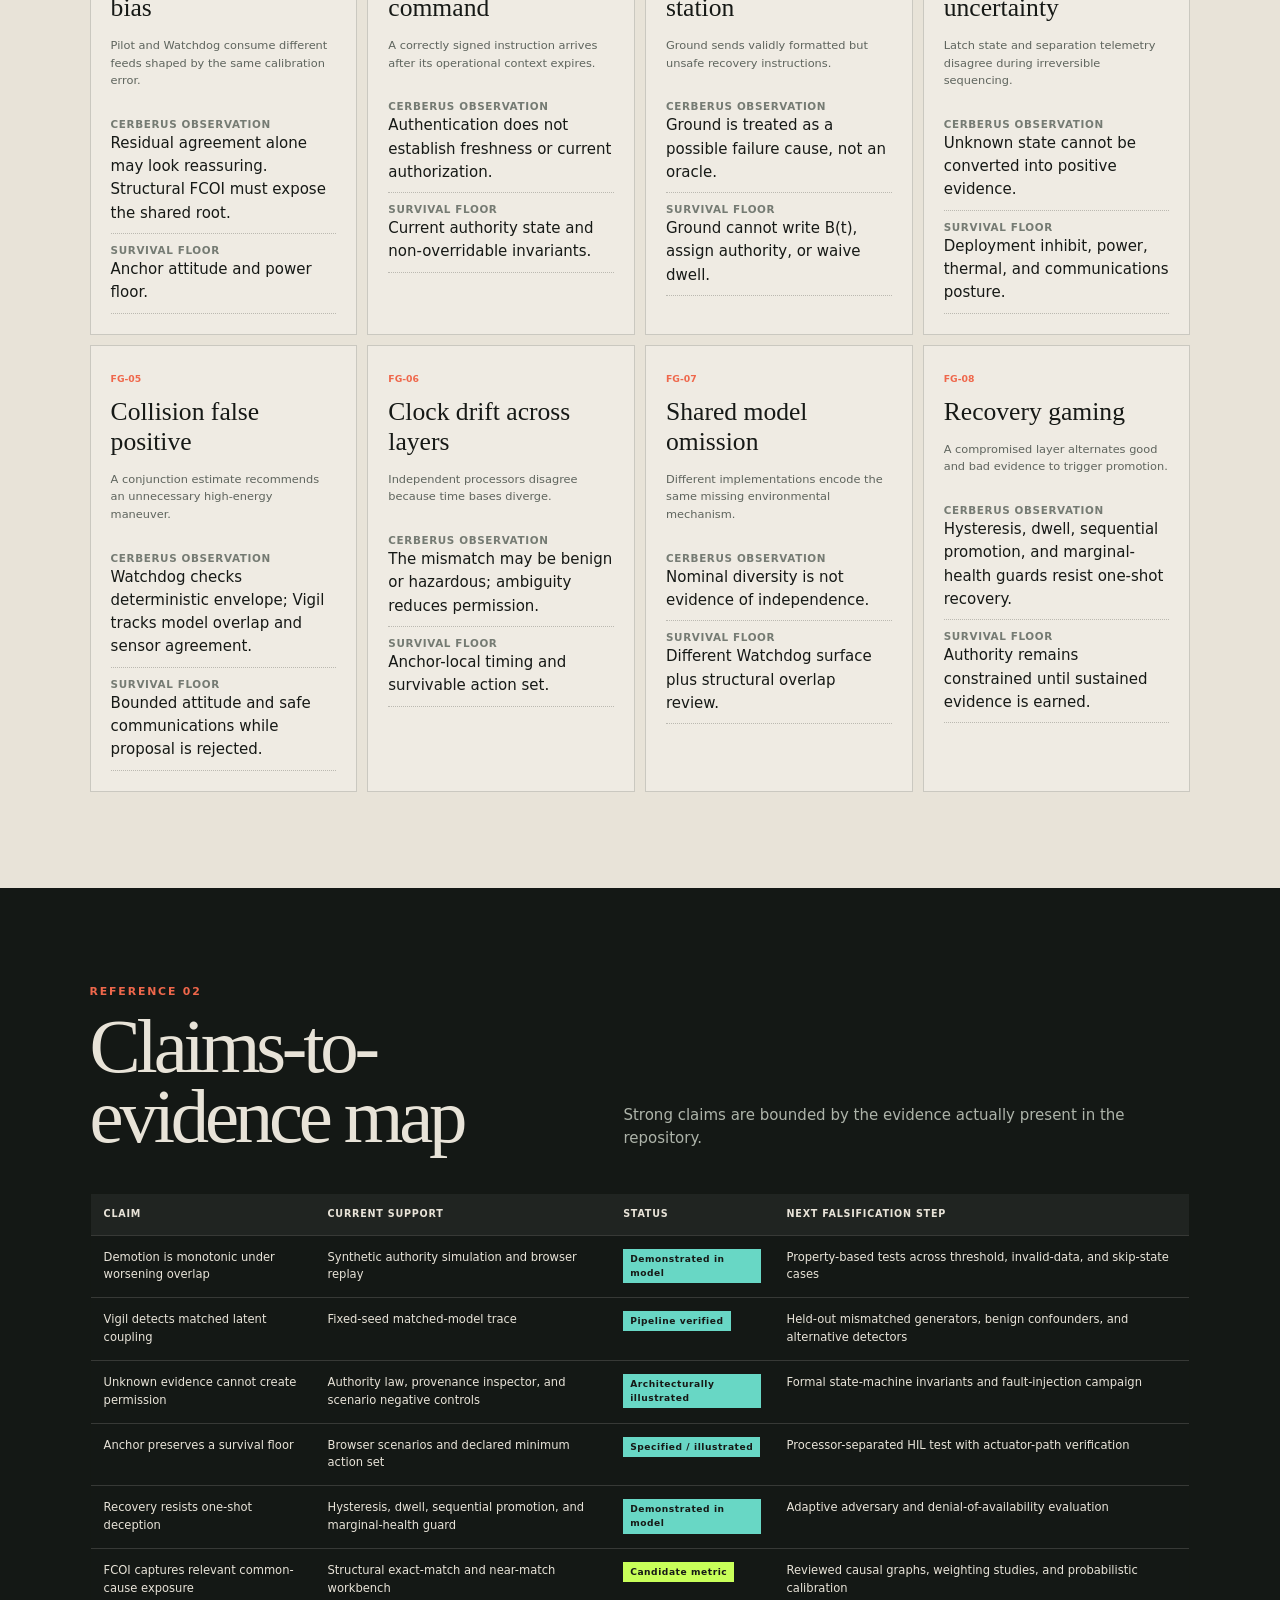
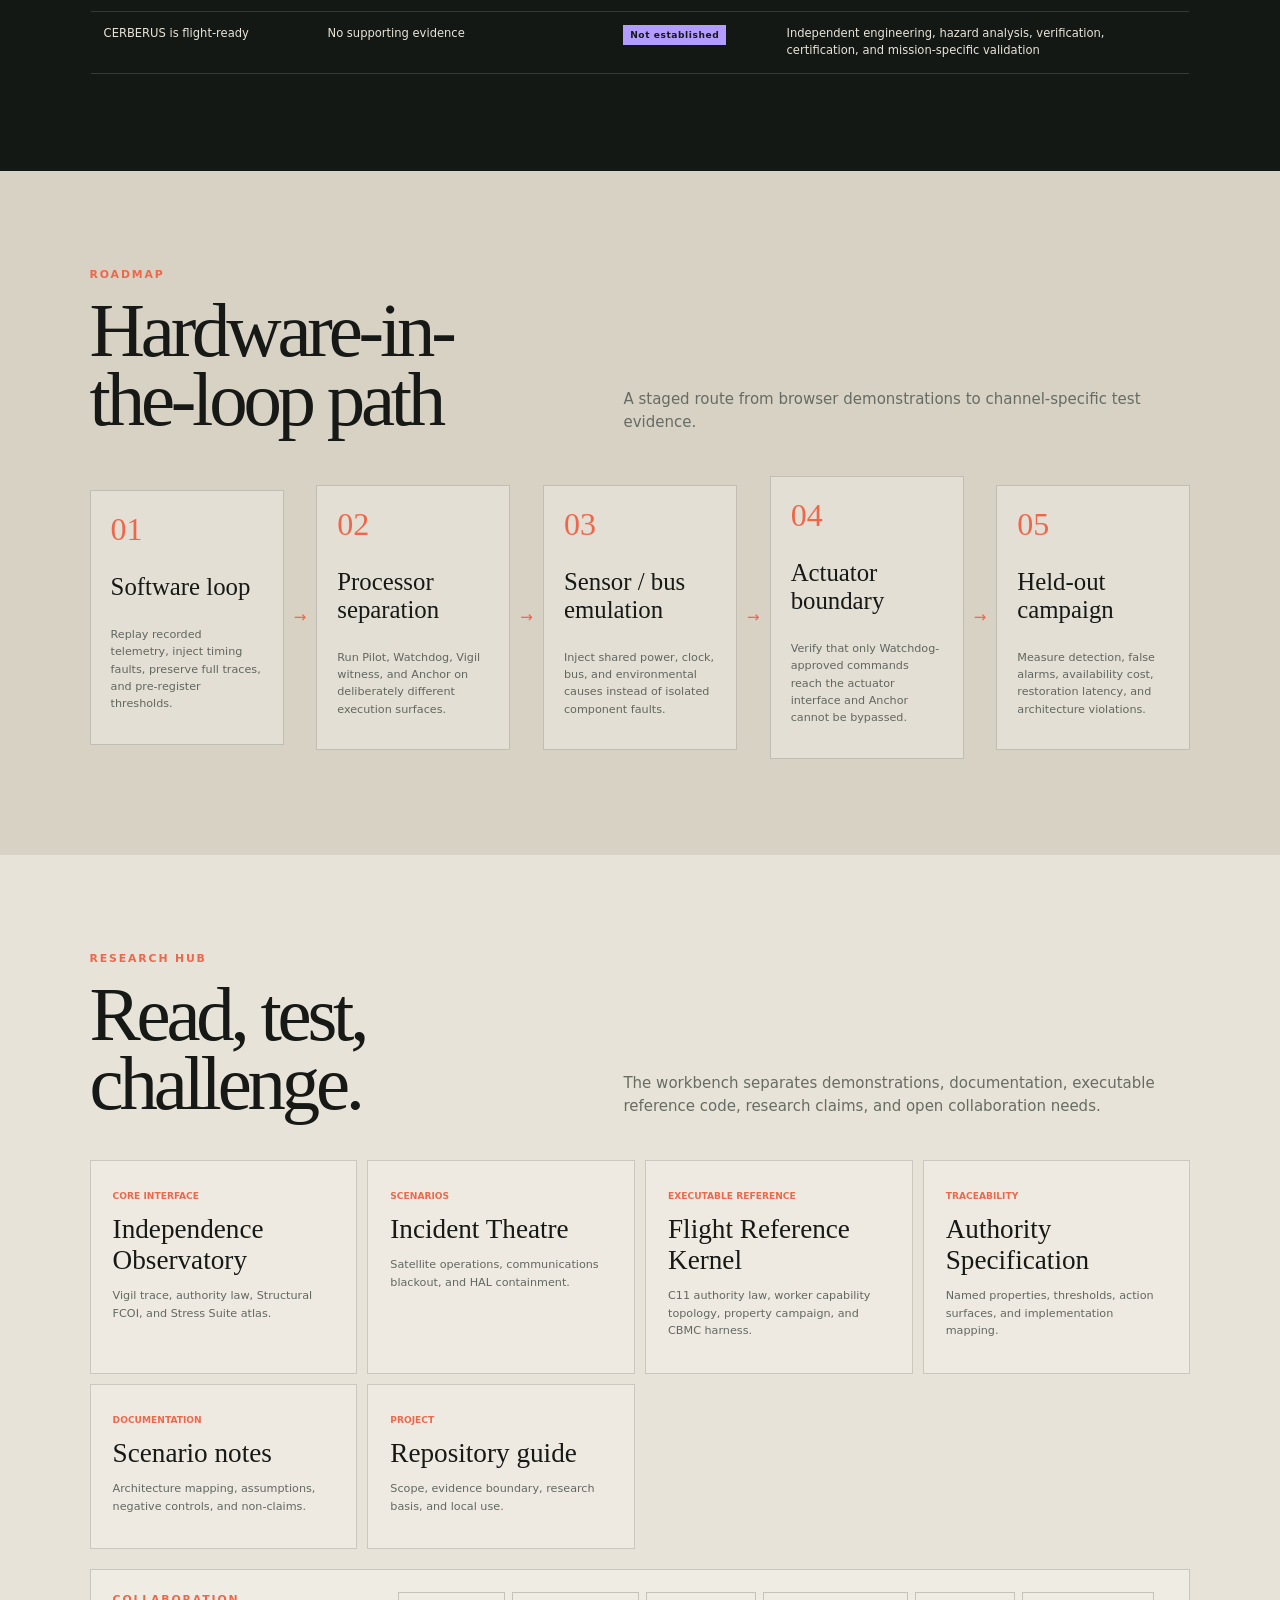
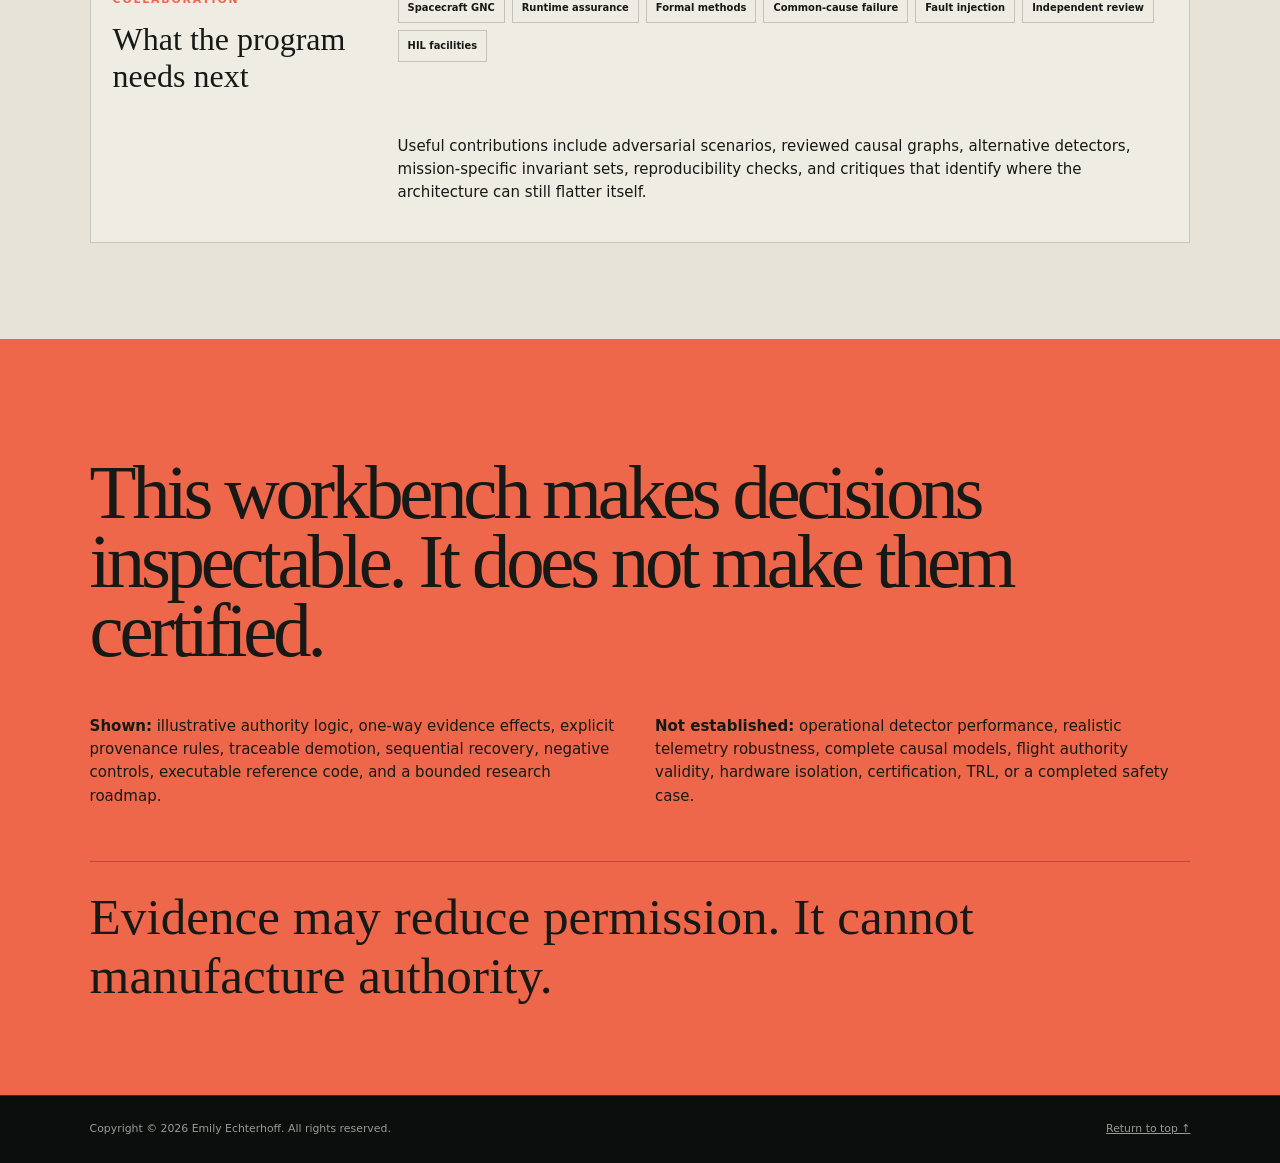
<file: assurance-workbench.html>
<!doctype html>
<html lang="en">
<head>
<meta charset="utf-8">
<meta name="viewport" content="width=device-width,initial-scale=1">
<meta name="author" content="Emily Echterhoff">
<meta name="description" content="CERBERUS assurance workbench: mission policy builder, evidence ledger, architecture comparison, replay, provenance, claims map, HIL roadmap, and collaboration hub.">
<title>CERBERUS — Assurance Workbench</title>
<link rel="stylesheet" href="workbench.css">
</head>
<body>
<header class="topbar">
  <a class="brand" href="index.html"><span>◁◁◁</span>CERBERUS</a>
  <div><b>ASSURANCE WORKBENCH</b><small>inspectable authority · evidence · recovery</small></div>
  <nav><a href="scenarios.html">Incident Theatre</a><a href="flight-kernel.html">Flight Kernel</a><a href="#hub">Research hub</a></nav>
</header>
<main>
<section class="hero" id="top">
  <div>
    <p class="kicker">From concept demo to inspectable research program</p>
    <h1>Authority must leave a trace.</h1>
    <p class="lede">Build an illustrative mission policy, compare architectures under the same fault, inspect command provenance, replay authority transitions, and export a decision record. Every control is designed to expose what CERBERUS permits, denies, preserves, and still has not validated.</p>
    <div class="heroActions"><a class="button" href="#builder">Build mission profile</a><a class="button ghost" href="#ledger">Inspect ledger</a><a class="button ghost" href="flight-kernel.html">Run reference kernel</a></div>
  </div>
  <aside class="heroStatus" aria-label="Workbench status">
    <small>WORKBENCH STATE</small><strong id="heroState">A3</strong>
    <div><span>Independence budget</span><b id="heroBudget">0.82</b></div>
    <div><span>Evidence validity</span><b id="heroValidity">VALID</b></div>
    <div><span>Recovery burden</span><b id="heroBurden">18 samples</b></div>
    <p>Illustrative browser logic. Not flight software, certification evidence, or an operational detector.</p>
  </aside>
</section>

<section id="builder" class="section light">
  <header class="sectionHead"><div><p class="kicker">Instrument 01</p><h2>Mission profile builder</h2></div><p>Generate an illustrative authority policy from mission context. The builder never labels a policy certified or flight-ready.</p></header>
  <div class="builderGrid">
    <form id="missionForm" class="panel formGrid">
      <label>Spacecraft type<select id="craft"><option>Earth-observation satellite</option><option>Communications satellite</option><option>Deep-space probe</option><option>On-orbit servicing vehicle</option><option>Crewed spacecraft</option></select></label>
      <label>Mission phase<select id="phase"><option>Nominal operations</option><option>Conjunction response</option><option>Deployment</option><option>Communications blackout</option><option>Safe-mode recovery</option></select></label>
      <label>Maximum autonomous authority<select id="maxAuthority"><option value="A3">A3 · bounded mission proposals</option><option value="A2">A2 · restricted proposals</option><option value="A1">A1 · advisory only</option></select></label>
      <label>Sensor health <output id="sensorOut">0.84</output><input id="sensorHealth" type="range" min="0.1" max="1" value="0.84" step="0.01"></label>
      <label>FCOI pressure <output id="fcoiOut">0.24</output><input id="fcoiPressure" type="range" min="0" max="1" value="0.24" step="0.01"></label>
      <label>Recovery dwell<input id="recoveryDwell" type="number" min="4" max="120" value="18"></label>
      <label class="switch"><input id="groundLink" type="checkbox" checked><span></span>Authenticated ground contact</label>
      <label class="switch"><input id="provenanceGood" type="checkbox" checked><span></span>Command provenance valid</label>
      <label class="switch"><input id="witnessIndependent" type="checkbox" checked><span></span>Independent witness healthy</label>
      <fieldset><legend>Anchor invariants</legend><label><input type="checkbox" name="invariant" value="power-positive attitude" checked> Power-positive attitude</label><label><input type="checkbox" name="invariant" value="thermal survival" checked> Thermal survival</label><label><input type="checkbox" name="invariant" value="authenticated contact" checked> Authenticated contact</label><label><input type="checkbox" name="invariant" value="bounded fault isolation" checked> Bounded fault isolation</label><label><input type="checkbox" name="invariant" value="crew access"> Crew access</label></fieldset>
      <button class="button" type="submit">Generate policy</button>
    </form>
    <article class="policy panel" id="policyCard">
      <div class="policyTop"><div><small>ILLUSTRATIVE POLICY</small><h3 id="policyName">Earth-observation satellite · Nominal operations</h3></div><strong id="policyAuthority">A3</strong></div>
      <dl><div><dt>Pilot</dt><dd id="policyPilot">May propose bounded mission actions; no direct actuator path.</dd></div><div><dt>Watchdog</dt><dd id="policyWatchdog">Checks physics, command freshness, and mission envelope before actuation.</dd></div><div><dt>Vigil</dt><dd id="policyVigil">Monitors overlap pressure, sensor agreement, provenance, and witness validity.</dd></div><div><dt>Anchor</dt><dd id="policyAnchor">Preserves power-positive attitude, thermal survival, authenticated contact, and bounded fault isolation.</dd></div><div><dt>Restoration</dt><dd id="policyRecovery">Sequential promotion after 18 healthy samples with fresh independent evidence.</dd></div></dl>
      <p class="boundaryNote">Mission thresholds and envelopes are placeholders for research communication. Independent engineering, hazard analysis, and certification would be required before operational use.</p>
    </article>
  </div>
</section>

<section id="comparison" class="section dark">
  <header class="sectionHead"><div><p class="kicker">Instrument 02</p><h2>Same fault. Three architectures.</h2></div><p>Run one failure condition against a monolith, a nominally layered controller, and CERBERUS.</p></header>
  <div class="compareControls panel"><label>Failure condition<select id="comparisonFault"><option value="sensor">Correlated sensor bias</option><option value="command">Stale authenticated command</option><option value="model">Shared navigation-model error</option><option value="deception">Strategic-layer deceptive report</option></select></label><button id="runComparison" class="button">Run comparison</button></div>
  <div class="architectureGrid" id="architectureGrid"></div>
</section>

<section id="replay" class="section paper">
  <header class="sectionHead"><div><p class="kicker">Instrument 03</p><h2>Authority replay</h2></div><p>Scrub one decision sequence. The replay feeds the evidence ledger and exposes the reason for every transition.</p></header>
  <div class="replayGrid">
    <div class="timeline panel"><input id="timeline" type="range" min="0" max="6" value="0" step="1"><div id="timelineTicks" class="ticks"></div><article id="replayEvent"><small>t=00</small><h3>Nominal mission authority</h3><p>All monitored evidence is fresh and independent.</p></article></div>
    <aside class="stateStack panel"><div><small>AUTHORITY</small><strong id="replayAuthority">A3</strong></div><div><small>FCOI</small><strong id="replayFcoi">0.18</strong></div><div><small>SENSOR AGREEMENT</small><strong id="replaySensor">0.91</strong></div><div><small>PROVENANCE</small><strong id="replayProvenance">VALID</strong></div><div><small>ANCHOR</small><strong id="replayAnchor">STANDBY</strong></div></aside>
  </div>
</section>

<section id="ledger" class="section light">
  <header class="sectionHead"><div><p class="kicker">Instrument 04</p><h2>Evidence ledger</h2></div><p>An auditable record of what changed, which authority boundary moved, what remained survivable, and what recovery requires.</p></header>
  <div class="ledgerTools"><button id="exportLedger" class="button">Export JSON</button><button id="printLedger" class="button ghost ink">Print report</button><button id="clearLedger" class="button ghost ink">Reset ledger</button></div>
  <div class="ledgerTableWrap"><table><thead><tr><th>Time</th><th>Evidence</th><th>Decision</th><th>Authority</th><th>Invariant / recovery burden</th></tr></thead><tbody id="ledgerRows"></tbody></table></div>
</section>

<section id="authority" class="section dark">
  <header class="sectionHead"><div><p class="kicker">Instrument 05</p><h2>Authority-envelope visualizer</h2></div><p>Select an authority state to inspect the exact action class CERBERUS would expose to the strategic layer.</p></header>
  <div class="authorityGrid"><div class="authorityButtons" id="authorityButtons"></div><article class="panel envelope"><small id="authorityLabel">A3 · bounded mission authority</small><h3 id="authorityTitle">Proposal envelope open</h3><div class="permitGrid"><div><h4>Permitted</h4><ul id="permitted"></ul></div><div><h4>Denied or retained below</h4><ul id="denied"></ul></div></div><p id="authorityRule"></p></article></div>
</section>

<section id="provenance" class="section paper">
  <header class="sectionHead"><div><p class="kicker">Instrument 06</p><h2>Command provenance inspector</h2></div><p>Authentication is necessary but not sufficient. Inspect origin, freshness, approvals, and whether a command may influence authority.</p></header>
  <div class="provenanceGrid">
    <form id="commandForm" class="panel formGrid compact"><label>Origin<select id="commandOrigin"><option>Mission control</option><option>Onboard Pilot</option><option>Maintenance terminal</option><option>Unknown relay</option></select></label><label>Command age (seconds)<input id="commandAge" type="number" min="0" value="22"></label><label>Signature<select id="commandSignature"><option>Valid</option><option>Invalid</option><option>Unavailable</option></select></label><label>Two-party approval<select id="commandApproval"><option>Present</option><option>Absent</option><option>Not required</option></select></label><label>Requested effect<select id="commandEffect"><option>Request diagnostics</option><option>Propose maneuver</option><option>Re-arm promotion law</option><option>Assign authority directly</option><option>Override Anchor invariant</option></select></label><button class="button" type="submit">Inspect command</button></form>
    <article id="commandResult" class="panel commandResult"><div class="stamp allow">CONDITIONALLY ADMISSIBLE</div><h3>Diagnostics request</h3><p>The command may request diagnostics but cannot assign authority, waive dwell, write the independence budget, or override Anchor invariants.</p><dl><div><dt>Authentication</dt><dd>PASS</dd></div><div><dt>Freshness</dt><dd>PASS</dd></div><div><dt>Approval chain</dt><dd>PASS</dd></div><div><dt>Authority influence</dt><dd>ONE-WAY / BOUNDED</dd></div></dl></article>
  </div>
</section>

<section id="failures" class="section light">
  <header class="sectionHead"><div><p class="kicker">Reference 01</p><h2>Failure gallery</h2></div><p>Each case states what fails, what CERBERUS can observe, what it cannot infer, and what remains survivable.</p></header>
  <div class="failureGrid" id="failureGrid"></div>
</section>

<section id="claims" class="section dark">
  <header class="sectionHead"><div><p class="kicker">Reference 02</p><h2>Claims-to-evidence map</h2></div><p>Strong claims are bounded by the evidence actually present in the repository.</p></header>
  <div class="claimsWrap"><table><thead><tr><th>Claim</th><th>Current support</th><th>Status</th><th>Next falsification step</th></tr></thead><tbody id="claimsRows"></tbody></table></div>
</section>

<section id="hil" class="section paper">
  <header class="sectionHead"><div><p class="kicker">Roadmap</p><h2>Hardware-in-the-loop path</h2></div><p>A staged route from browser demonstrations to channel-specific test evidence.</p></header>
  <div class="hilPath">
    <article><b>01</b><h3>Software loop</h3><p>Replay recorded telemetry, inject timing faults, preserve full traces, and pre-register thresholds.</p></article>
    <i>→</i><article><b>02</b><h3>Processor separation</h3><p>Run Pilot, Watchdog, Vigil witness, and Anchor on deliberately different execution surfaces.</p></article>
    <i>→</i><article><b>03</b><h3>Sensor / bus emulation</h3><p>Inject shared power, clock, bus, and environmental causes instead of isolated component faults.</p></article>
    <i>→</i><article><b>04</b><h3>Actuator boundary</h3><p>Verify that only Watchdog-approved commands reach the actuator interface and Anchor cannot be bypassed.</p></article>
    <i>→</i><article><b>05</b><h3>Held-out campaign</h3><p>Measure detection, false alarms, availability cost, restoration latency, and architecture violations.</p></article>
  </div>
</section>

<section id="hub" class="section light">
  <header class="sectionHead"><div><p class="kicker">Research hub</p><h2>Read, test, challenge.</h2></div><p>The workbench separates demonstrations, documentation, executable reference code, research claims, and open collaboration needs.</p></header>
  <div class="hubGrid">
    <a href="index.html"><small>CORE INTERFACE</small><h3>Independence Observatory</h3><p>Vigil trace, authority law, Structural FCOI, and Stress Suite atlas.</p></a>
    <a href="scenarios.html"><small>SCENARIOS</small><h3>Incident Theatre</h3><p>Satellite operations, communications blackout, and HAL containment.</p></a>
    <a href="flight-kernel.html"><small>EXECUTABLE REFERENCE</small><h3>Flight Reference Kernel</h3><p>C11 authority law, worker capability topology, property campaign, and CBMC harness.</p></a>
    <a href="flight-reference/specification/authority-state-machine.md"><small>TRACEABILITY</small><h3>Authority Specification</h3><p>Named properties, thresholds, action surfaces, and implementation mapping.</p></a>
    <a href="SCENARIO_NOTES.md"><small>DOCUMENTATION</small><h3>Scenario notes</h3><p>Architecture mapping, assumptions, negative controls, and non-claims.</p></a>
    <a href="README.md"><small>PROJECT</small><h3>Repository guide</h3><p>Scope, evidence boundary, research basis, and local use.</p></a>
  </div>
  <article class="collaboration panel">
    <div><p class="kicker">Collaboration</p><h3>What the program needs next</h3></div>
    <div class="collabTags"><span>Spacecraft GNC</span><span>Runtime assurance</span><span>Formal methods</span><span>Common-cause failure</span><span>Fault injection</span><span>Independent review</span><span>HIL facilities</span></div>
    <p>Useful contributions include adversarial scenarios, reviewed causal graphs, alternative detectors, mission-specific invariant sets, reproducibility checks, and critiques that identify where the architecture can still flatter itself.</p>
  </article>
</section>

<section class="evidenceBoundary">
  <p class="kicker">Evidence boundary</p>
  <h2>This workbench makes decisions inspectable. It does not make them certified.</h2>
  <div><p><strong>Shown:</strong> illustrative authority logic, one-way evidence effects, explicit provenance rules, traceable demotion, sequential recovery, negative controls, executable reference code, and a bounded research roadmap.</p><p><strong>Not established:</strong> operational detector performance, realistic telemetry robustness, complete causal models, flight authority validity, hardware isolation, certification, TRL, or a completed safety case.</p></div>
  <blockquote>Evidence may reduce permission. It cannot manufacture authority.</blockquote>
</section>
</main>
<footer><span>Copyright © 2026 Emily Echterhoff. All rights reserved.</span><a href="#top">Return to top ↑</a></footer>
<script src="workbench.js"></script>
</body>
</html>
</file>
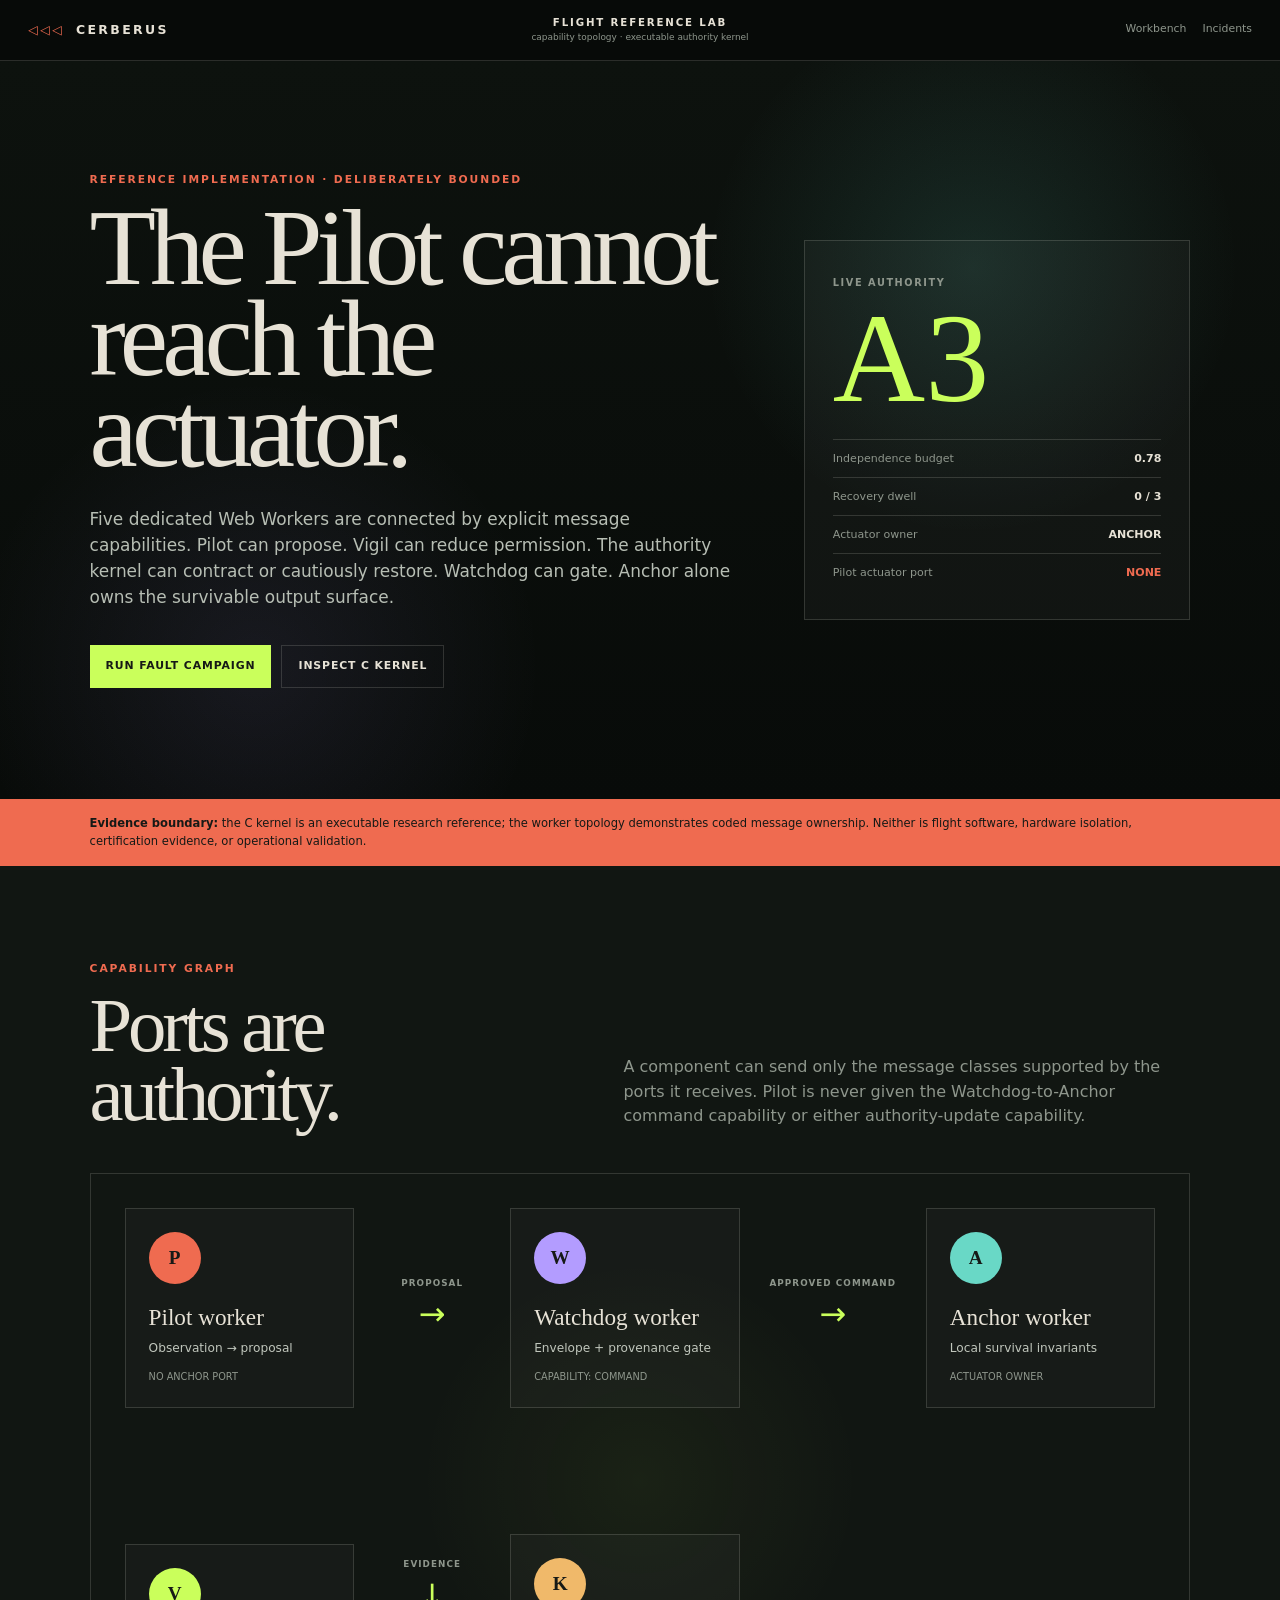
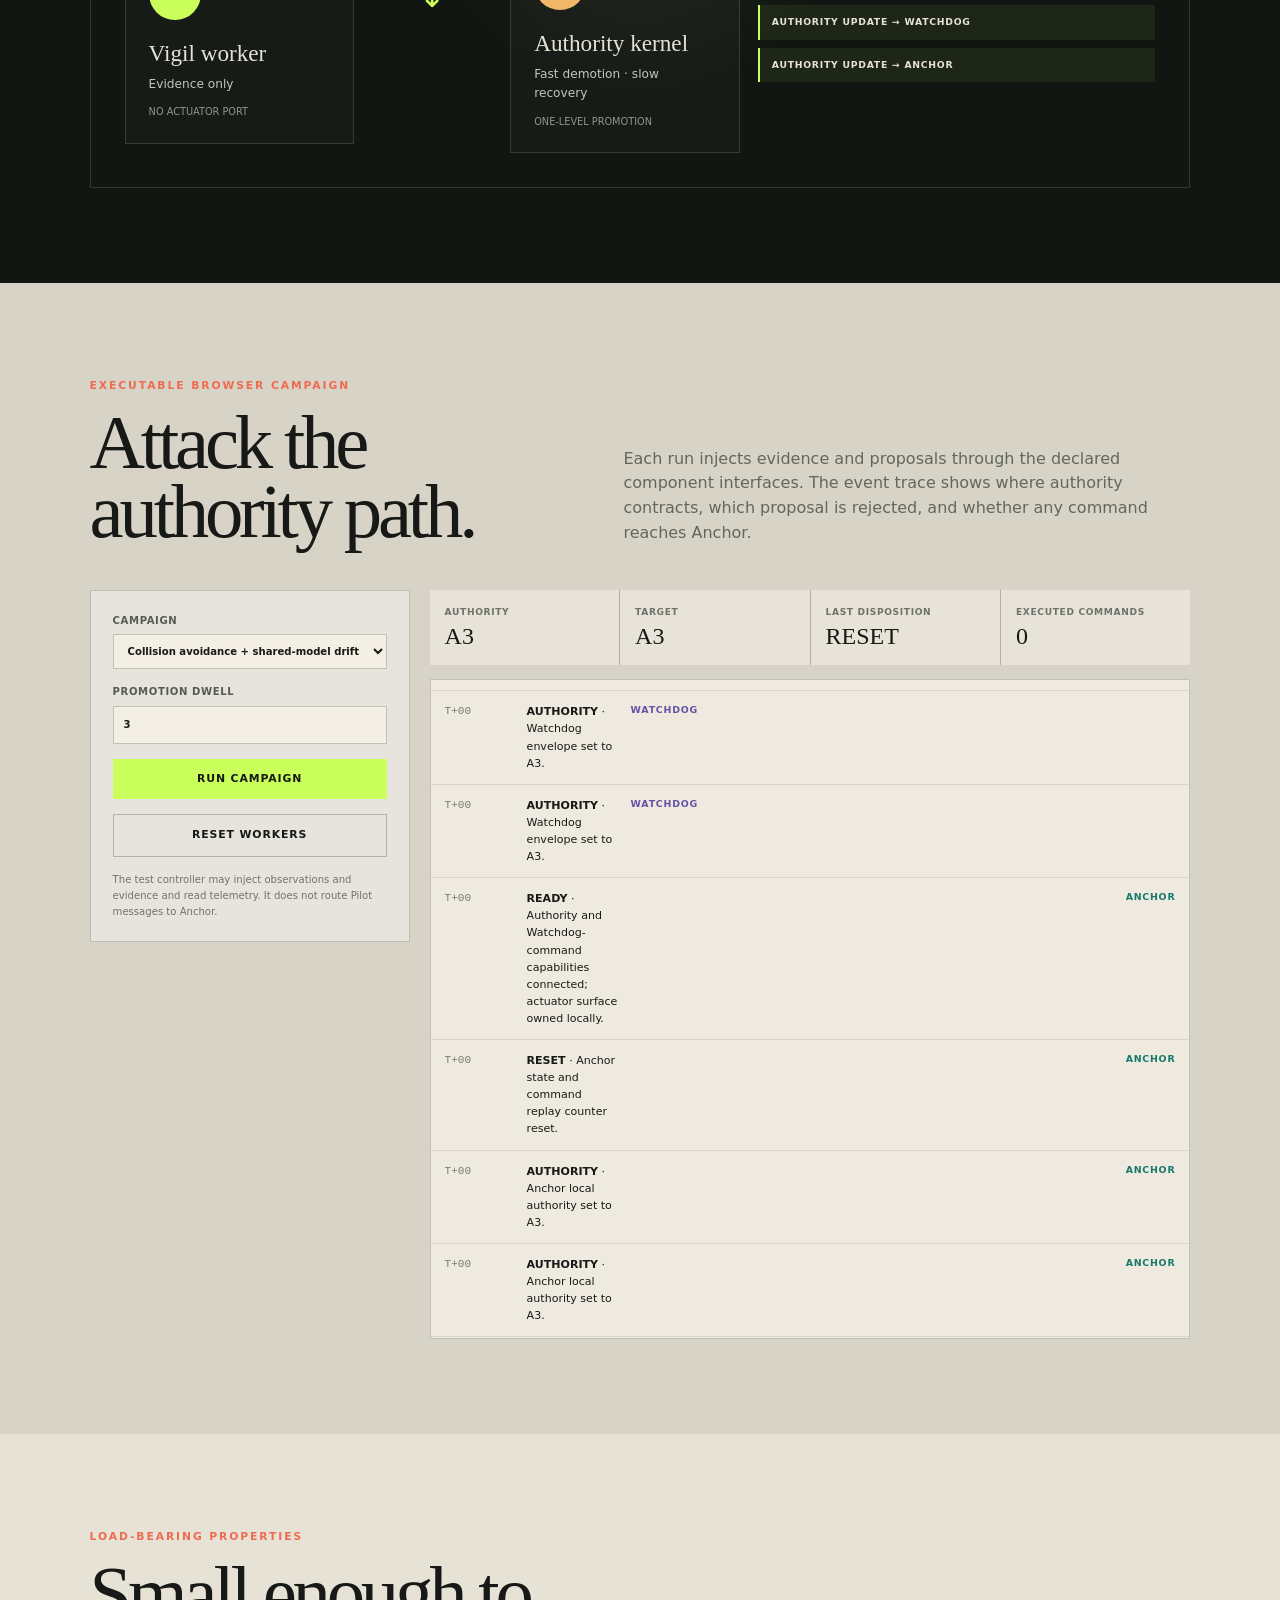
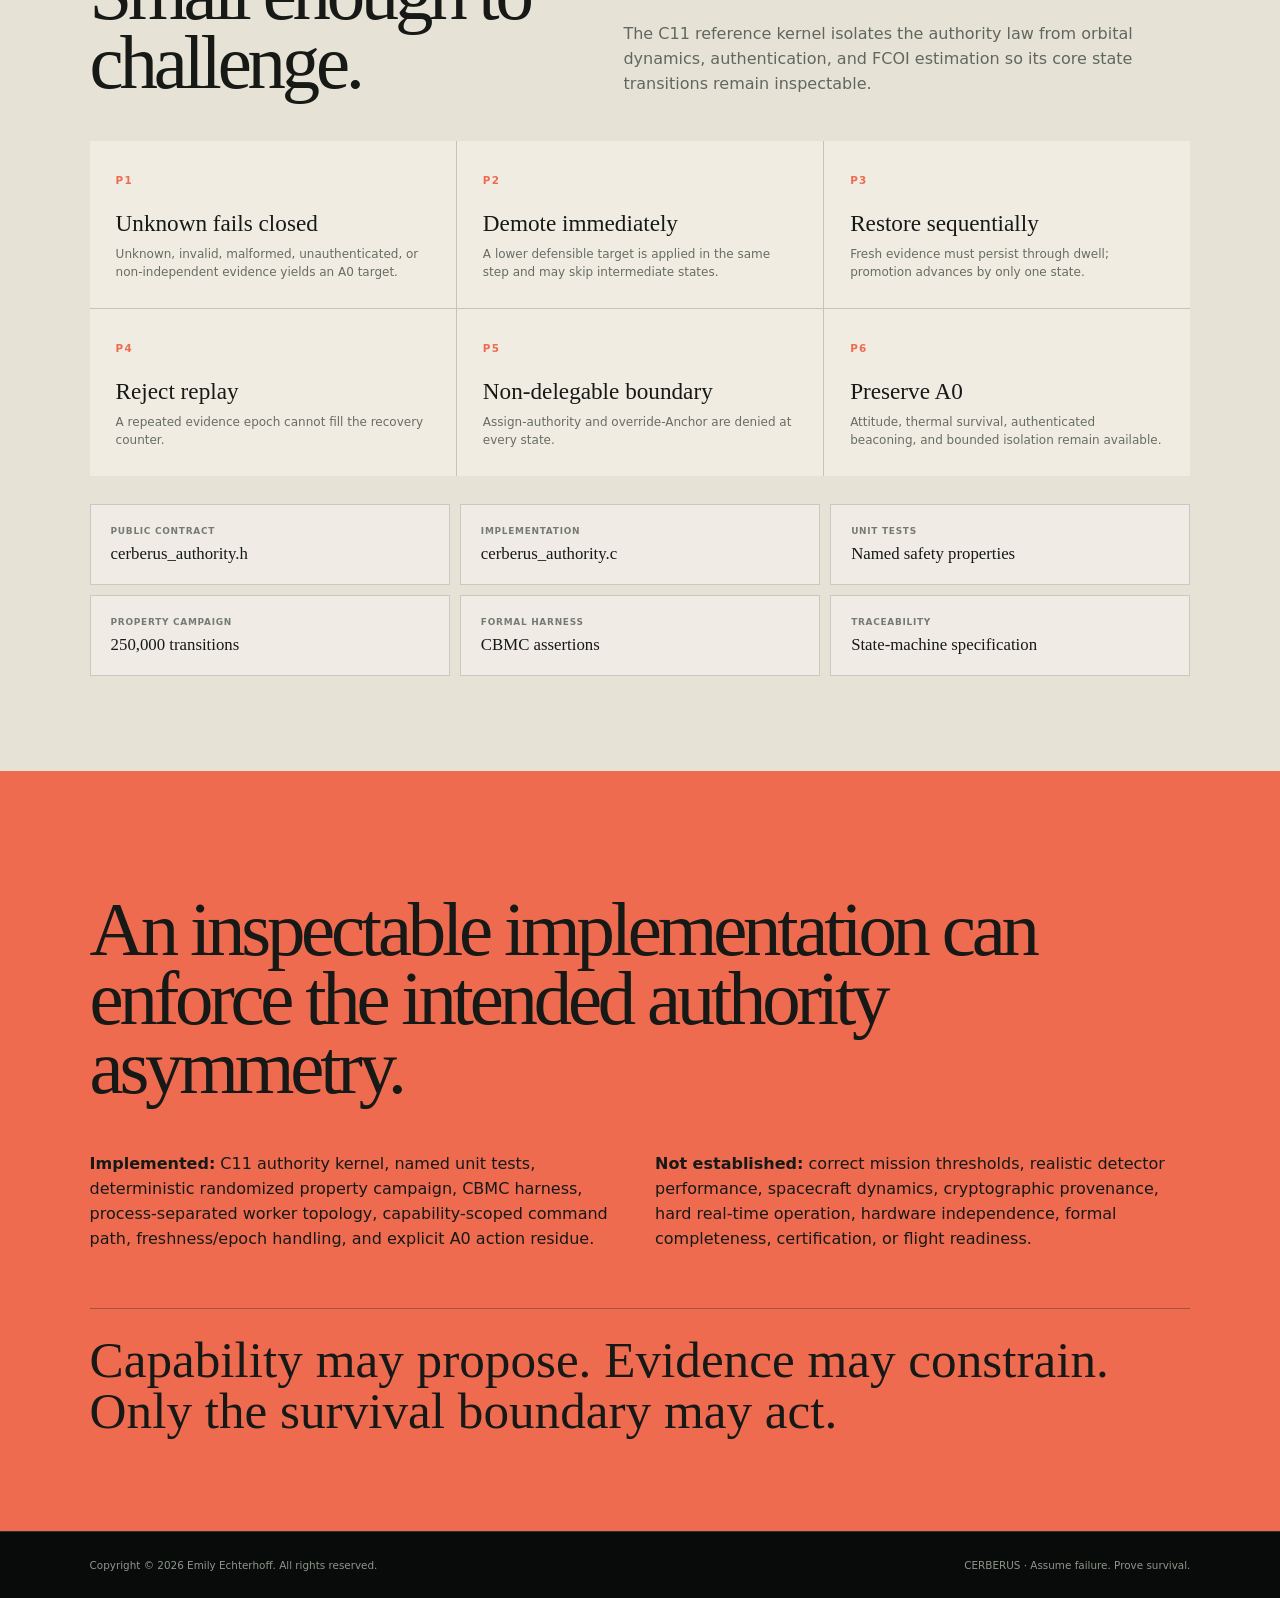
<file: flight-kernel.html>
<!doctype html>
<html lang="en">
<head>
<meta charset="utf-8">
<meta name="viewport" content="width=device-width,initial-scale=1">
<meta name="author" content="Emily Echterhoff">
<meta name="description" content="CERBERUS process-separated browser laboratory and executable C authority-kernel reference implementation.">
<meta name="theme-color" content="#080b09">
<title>CERBERUS — Flight Reference Kernel</title>
<link rel="stylesheet" href="flight-kernel.css">
</head>
<body>
<header class="topbar">
  <a class="brand" href="index.html"><span>◁◁◁</span>CERBERUS</a>
  <div><b>FLIGHT REFERENCE LAB</b><small>capability topology · executable authority kernel</small></div>
  <nav><a href="assurance-workbench.html">Workbench</a><a href="scenarios.html">Incidents</a></nav>
</header>

<main>
<section class="hero">
  <div class="heroCopy">
    <p class="kicker">Reference implementation · deliberately bounded</p>
    <h1>The Pilot cannot reach the actuator.</h1>
    <p class="lede">Five dedicated Web Workers are connected by explicit message capabilities. Pilot can propose. Vigil can reduce permission. The authority kernel can contract or cautiously restore. Watchdog can gate. Anchor alone owns the survivable output surface.</p>
    <div class="heroActions"><a class="button" href="#lab">Run fault campaign</a><a class="button ghost" href="flight-reference/README.md">Inspect C kernel</a></div>
  </div>
  <aside class="heroState">
    <small>LIVE AUTHORITY</small>
    <strong id="liveAuthority">A3</strong>
    <dl><div><dt>Independence budget</dt><dd id="liveBudget">0.78</dd></div><div><dt>Recovery dwell</dt><dd id="liveDwell">0 / 3</dd></div><div><dt>Actuator owner</dt><dd>ANCHOR</dd></div><div><dt>Pilot actuator port</dt><dd class="denied">NONE</dd></div></dl>
  </aside>
</section>

<section class="boundaryStrip">
  <b>Evidence boundary:</b> the C kernel is an executable research reference; the worker topology demonstrates coded message ownership. Neither is flight software, hardware isolation, certification evidence, or operational validation.
</section>

<section id="topology" class="section dark">
  <header class="sectionHead"><div><p class="kicker">Capability graph</p><h2>Ports are authority.</h2></div><p>A component can send only the message classes supported by the ports it receives. Pilot is never given the Watchdog-to-Anchor command capability or either authority-update capability.</p></header>
  <div class="topology" aria-label="CERBERUS process capability topology">
    <article class="node pilot"><b>P</b><h3>Pilot worker</h3><p>Observation → proposal</p><small>No Anchor port</small></article>
    <div class="edge"><span>PROPOSAL</span><i>→</i></div>
    <article class="node watchdog"><b>W</b><h3>Watchdog worker</h3><p>Envelope + provenance gate</p><small>Capability: command</small></article>
    <div class="edge"><span>APPROVED COMMAND</span><i>→</i></div>
    <article class="node anchor"><b>A</b><h3>Anchor worker</h3><p>Local survival invariants</p><small>Actuator owner</small></article>
    <article class="node vigil"><b>V</b><h3>Vigil worker</h3><p>Evidence only</p><small>No actuator port</small></article>
    <div class="edge vertical"><span>EVIDENCE</span><i>↓</i></div>
    <article class="node kernel"><b>K</b><h3>Authority kernel</h3><p>Fast demotion · slow recovery</p><small>One-level promotion</small></article>
    <div class="authorityEdges"><span>AUTHORITY UPDATE → WATCHDOG</span><span>AUTHORITY UPDATE → ANCHOR</span></div>
  </div>
</section>

<section id="lab" class="section paper">
  <header class="sectionHead"><div><p class="kicker">Executable browser campaign</p><h2>Attack the authority path.</h2></div><p>Each run injects evidence and proposals through the declared component interfaces. The event trace shows where authority contracts, which proposal is rejected, and whether any command reaches Anchor.</p></header>
  <div class="labGrid">
    <form id="campaignForm" class="controls">
      <label>Campaign<select id="campaign"><option value="collision">Collision avoidance + shared-model drift</option><option value="blackout">Communications blackout</option><option value="gaming">Recovery-threshold gaming</option><option value="override">Determined direct-override attempt</option></select></label>
      <label>Promotion dwell<input id="dwell" type="number" min="2" max="20" value="3"></label>
      <button class="button" type="submit">Run campaign</button>
      <button id="resetLab" class="button ghostDark" type="button">Reset workers</button>
      <p class="micro">The test controller may inject observations and evidence and read telemetry. It does not route Pilot messages to Anchor.</p>
    </form>
    <div class="stage">
      <div class="statusRow"><article><small>Authority</small><strong id="stageAuthority">A3</strong></article><article><small>Target</small><strong id="stageTarget">A3</strong></article><article><small>Last disposition</small><strong id="stageDisposition">READY</strong></article><article><small>Executed commands</small><strong id="executedCount">0</strong></article></div>
      <ol id="eventLog" class="eventLog" aria-live="polite"></ol>
    </div>
  </div>
</section>

<section class="section light">
  <header class="sectionHead"><div><p class="kicker">Load-bearing properties</p><h2>Small enough to challenge.</h2></div><p>The C11 reference kernel isolates the authority law from orbital dynamics, authentication, and FCOI estimation so its core state transitions remain inspectable.</p></header>
  <div class="propertyGrid">
    <article><b>P1</b><h3>Unknown fails closed</h3><p>Unknown, invalid, malformed, unauthenticated, or non-independent evidence yields an A0 target.</p></article>
    <article><b>P2</b><h3>Demote immediately</h3><p>A lower defensible target is applied in the same step and may skip intermediate states.</p></article>
    <article><b>P3</b><h3>Restore sequentially</h3><p>Fresh evidence must persist through dwell; promotion advances by only one state.</p></article>
    <article><b>P4</b><h3>Reject replay</h3><p>A repeated evidence epoch cannot fill the recovery counter.</p></article>
    <article><b>P5</b><h3>Non-delegable boundary</h3><p>Assign-authority and override-Anchor are denied at every state.</p></article>
    <article><b>P6</b><h3>Preserve A0</h3><p>Attitude, thermal survival, authenticated beaconing, and bounded isolation remain available.</p></article>
  </div>
  <div class="codeLinks">
    <a href="flight-reference/include/cerberus_authority.h"><small>PUBLIC CONTRACT</small><b>cerberus_authority.h</b></a>
    <a href="flight-reference/src/cerberus_authority.c"><small>IMPLEMENTATION</small><b>cerberus_authority.c</b></a>
    <a href="flight-reference/tests/test_authority.c"><small>UNIT TESTS</small><b>Named safety properties</b></a>
    <a href="flight-reference/tests/property_campaign.c"><small>PROPERTY CAMPAIGN</small><b>250,000 transitions</b></a>
    <a href="flight-reference/verification/cbmc_harness.c"><small>FORMAL HARNESS</small><b>CBMC assertions</b></a>
    <a href="flight-reference/specification/authority-state-machine.md"><small>TRACEABILITY</small><b>State-machine specification</b></a>
  </div>
</section>

<section class="finalBoundary">
  <p class="kicker">What this establishes</p>
  <h2>An inspectable implementation can enforce the intended authority asymmetry.</h2>
  <div><p><strong>Implemented:</strong> C11 authority kernel, named unit tests, deterministic randomized property campaign, CBMC harness, process-separated worker topology, capability-scoped command path, freshness/epoch handling, and explicit A0 action residue.</p><p><strong>Not established:</strong> correct mission thresholds, realistic detector performance, spacecraft dynamics, cryptographic provenance, hard real-time operation, hardware independence, formal completeness, certification, or flight readiness.</p></div>
  <blockquote>Capability may propose. Evidence may constrain. Only the survival boundary may act.</blockquote>
</section>
</main>

<footer><span>Copyright © 2026 Emily Echterhoff. All rights reserved.</span><span>CERBERUS · Assume failure. Prove survival.</span></footer>
<script src="flight-kernel.js"></script>
</body>
</html>
</file>
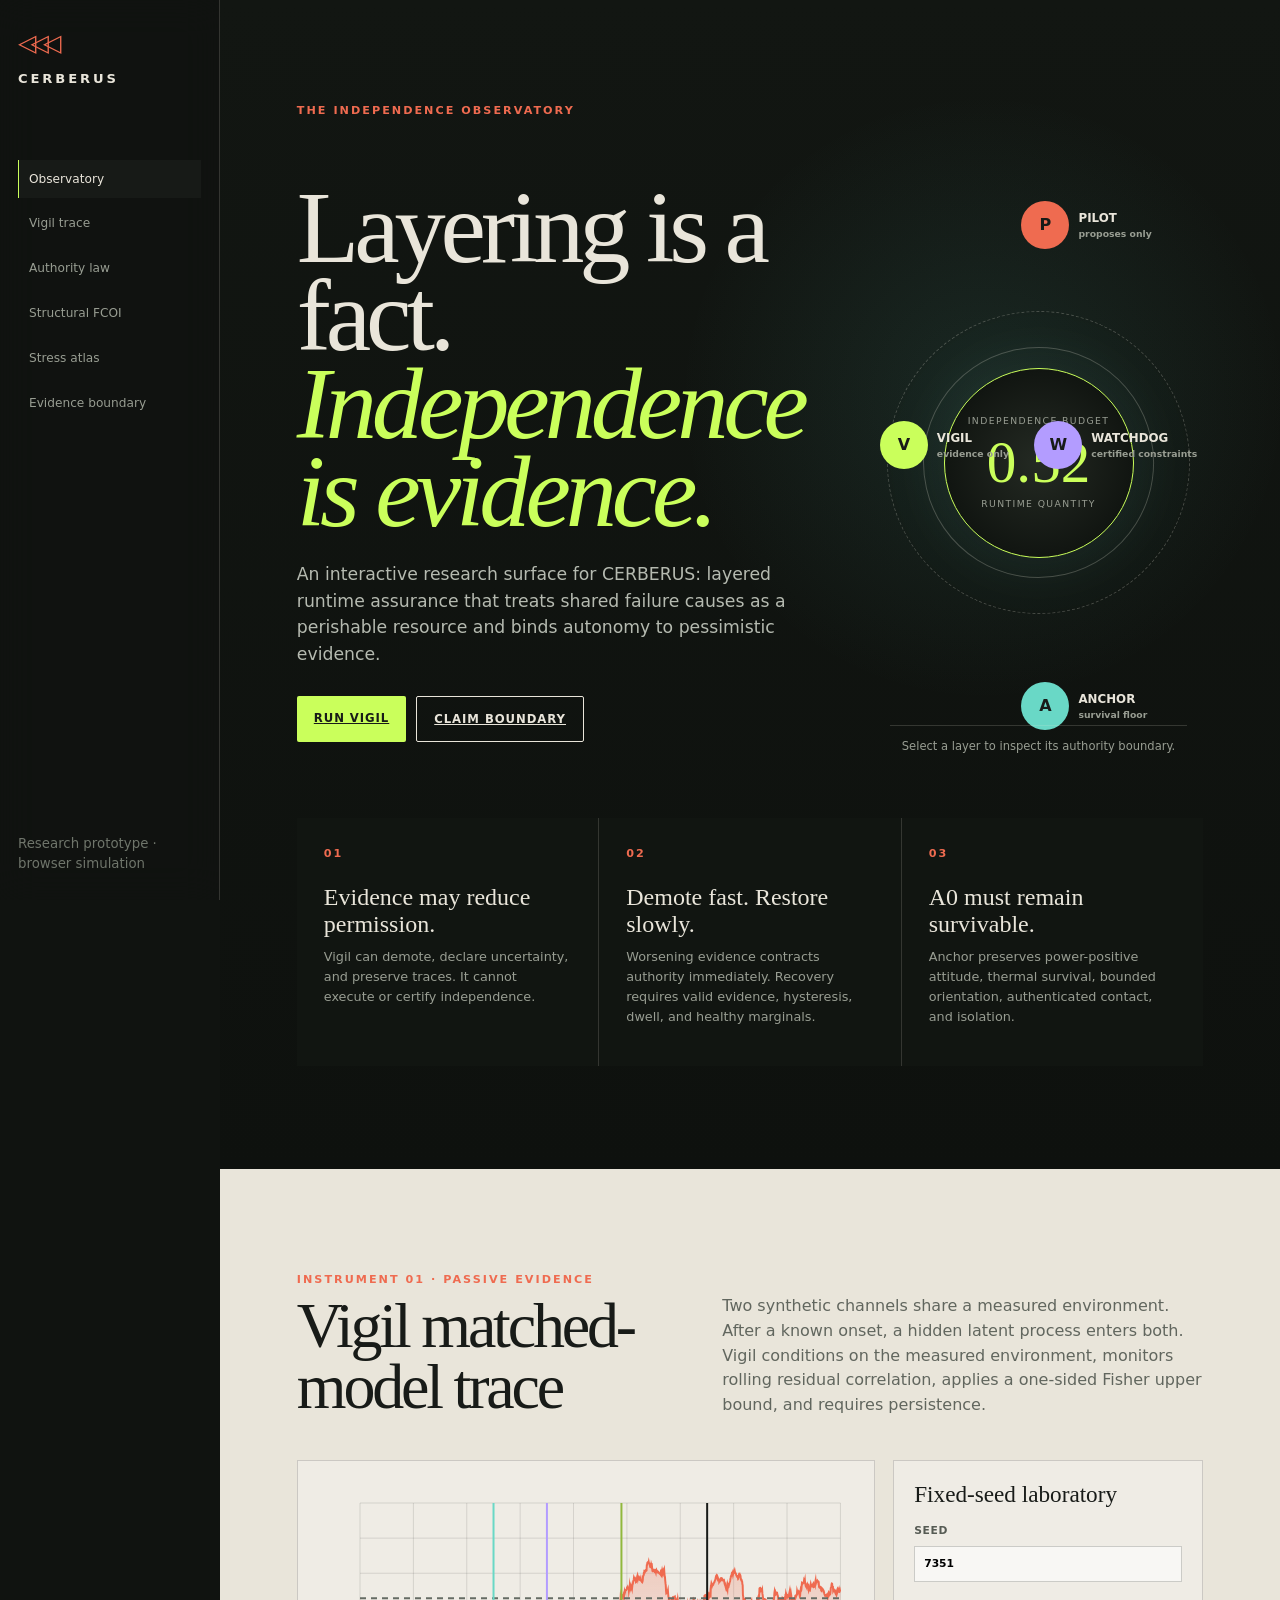
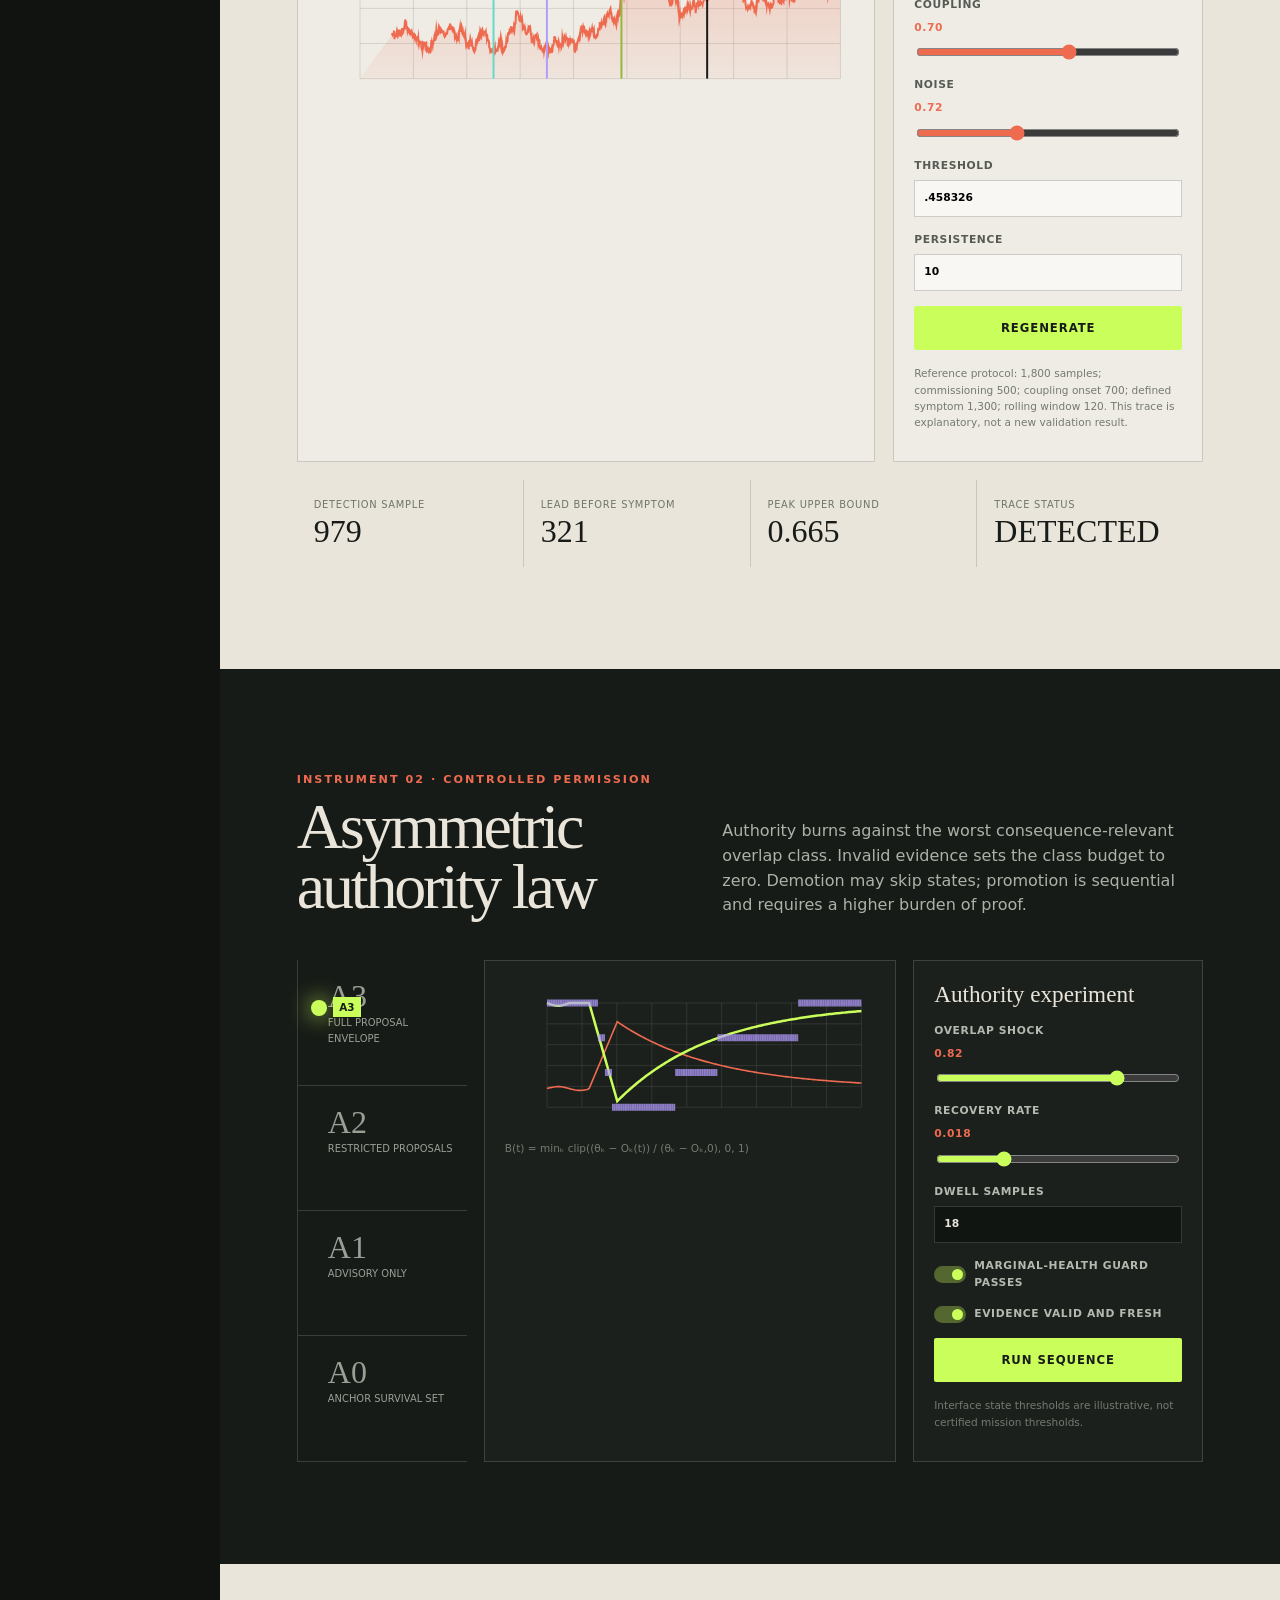
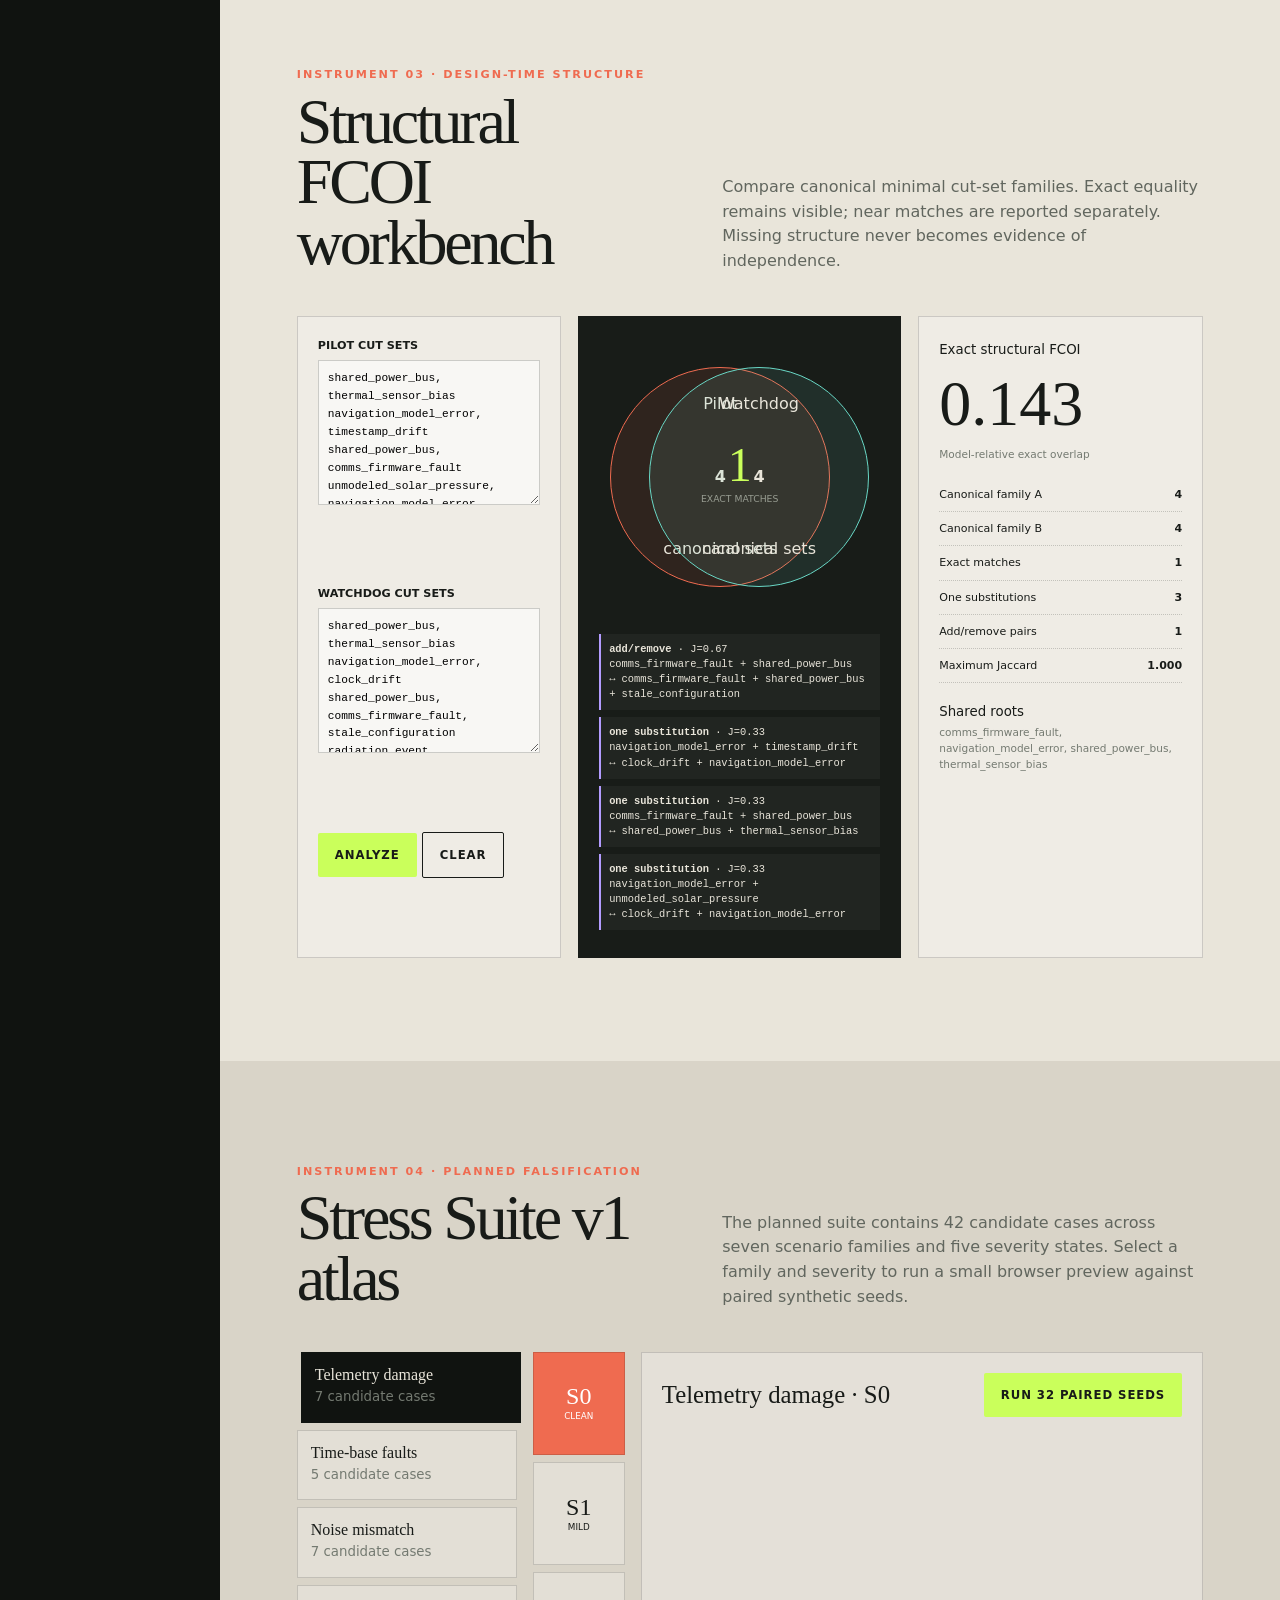
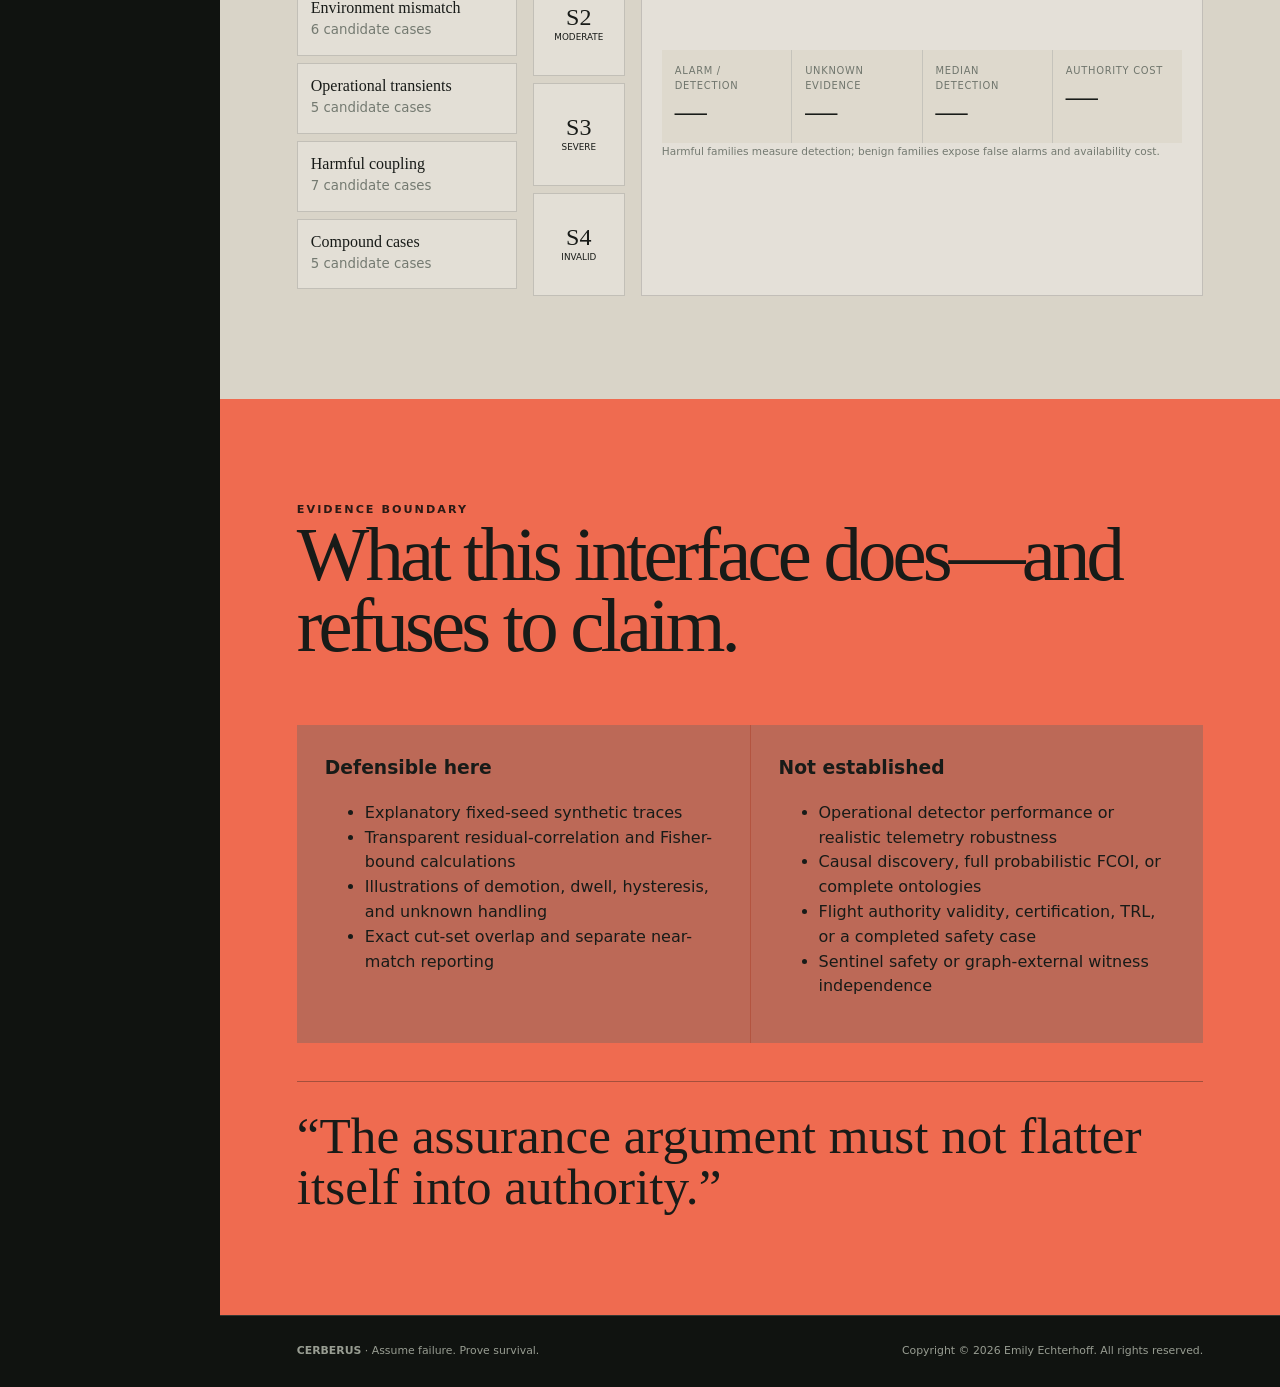
<file: observatory.html>
<!doctype html>
<html lang="en">
<head>
<meta charset="utf-8"><meta name="viewport" content="width=device-width,initial-scale=1">
<meta name="author" content="Emily Echterhoff"><meta name="theme-color" content="#101310">
<meta name="description" content="CERBERUS Independence Observatory: explanatory simulations for Vigil, authority contraction, Structural FCOI, and Stress Suite v1.">
<title>CERBERUS — Independence Observatory</title>
<style>
:root{--n:#101310;--n2:#171b17;--p:#e9e5da;--i:#181b18;--m:#989d92;--g:#caff5b;--r:#ef6b50;--c:#69d8c6;--v:#b39cff;--line:rgba(233,229,218,.17)}*{box-sizing:border-box}html{scroll-behavior:smooth}body{margin:0;background:var(--n);color:var(--p);font-family:Inter,ui-sans-serif,system-ui,-apple-system,"Segoe UI",sans-serif;line-height:1.55}button,input,textarea{font:inherit}button{cursor:pointer}::selection{background:var(--g);color:var(--i)}.shell{display:grid;grid-template-columns:220px 1fr}.rail{position:fixed;inset:0 auto 0 0;width:220px;padding:25px 18px;border-right:1px solid var(--line);background:rgba(16,19,16,.94);backdrop-filter:blur(18px);z-index:8;display:flex;flex-direction:column}.brand{color:var(--p);text-decoration:none;font-weight:900;letter-spacing:.22em;font-size:.82rem}.mark{display:block;color:var(--r);font-size:1.5rem;letter-spacing:-.25em;margin-bottom:7px}.rail nav{display:grid;gap:6px;margin-top:70px}.rail nav a{padding:10px;color:var(--m);text-decoration:none;font-size:.76rem;border-left:1px solid transparent}.rail nav a:hover,.rail nav a.on{color:var(--p);border-color:var(--g);background:rgba(255,255,255,.035)}.rail small{margin-top:auto;color:#6f756b}.main{grid-column:2;min-width:0}.pad{padding:clamp(70px,8vw,125px) clamp(28px,6vw,95px)}.hero{min-height:100vh;background:radial-gradient(circle at 72% 34%,rgba(105,216,198,.1),transparent 28%),linear-gradient(#121612,#0e110e);overflow:hidden}.ey{color:var(--r);font-size:.7rem;font-weight:900;letter-spacing:.18em;text-transform:uppercase}.heroGrid{display:grid;grid-template-columns:.9fr 1.1fr;gap:70px;align-items:center;margin-top:38px}h1,h2,h3,p{margin-top:0}h1,h2{font-family:Georgia,serif;font-weight:400;letter-spacing:-.05em}h1{font-size:clamp(4rem,8vw,8.5rem);line-height:.86;margin-bottom:25px}h1 em{color:var(--g)}.lead{max-width:650px;color:#b5bab0;font-size:1.08rem}.btn{border:0;border-radius:2px;padding:13px 17px;font-size:.73rem;font-weight:900;letter-spacing:.08em;text-transform:uppercase;background:var(--g);color:var(--i)}.ghost{background:transparent;color:inherit;border:1px solid currentColor}.actions{display:flex;gap:10px;margin-top:28px}.orbit{position:relative;min-height:610px;display:grid;place-items:center}.ring{position:absolute;border:1px solid rgba(233,229,218,.24);border-radius:50%;transform:rotate(-13deg)}.ring.a{width:70%;aspect-ratio:1}.ring.b{width:92%;aspect-ratio:1;border-style:dashed;transform:rotate(24deg)}.core{width:190px;aspect-ratio:1;border-radius:50%;display:grid;place-content:center;text-align:center;border:1px solid var(--g);background:radial-gradient(circle,#242a23,#111511 70%);box-shadow:0 0 70px rgba(105,216,198,.1)}.core small{color:var(--m);text-transform:uppercase;letter-spacing:.15em;font-size:.58rem}.core strong{font:400 3.7rem Georgia;color:var(--g)}.node{position:absolute;border:0;background:transparent;color:var(--p);display:flex;align-items:center;gap:9px;text-align:left}.node b{width:48px;height:48px;border-radius:50%;display:grid;place-items:center;color:var(--i)}.node span{font-size:.74rem;font-weight:800;text-transform:uppercase}.node small{display:block;color:var(--m);font-size:.58rem;text-transform:none}.pilot{top:7%;left:43%}.pilot b{background:var(--r)}.watch{right:0;top:43%}.watch b{background:var(--v)}.anchor{bottom:6%;left:43%}.anchor b{background:var(--c)}.vigil{left:0;top:43%}.vigil b{background:var(--g)}.note{position:absolute;bottom:0;max-width:560px;text-align:center;color:var(--m);font-size:.72rem;border-top:1px solid var(--line);padding:12px}.principles{display:grid;grid-template-columns:repeat(3,1fr);gap:1px;background:var(--line);margin-top:50px}.principles article{background:#111511;padding:27px}.principles h3{font:400 1.5rem Georgia;margin:22px 0 9px}.principles p{color:var(--m);font-size:.8rem}.light{background:var(--p);color:var(--i)}.dark{background:var(--n2)}.head{display:grid;grid-template-columns:.85fr 1.15fr;gap:70px;align-items:end;margin-bottom:42px}.head h2{font-size:clamp(2.8rem,5vw,5.3rem);line-height:.95;margin:8px 0 0}.head p{color:#61665e;margin:0}.dark .head p{color:#adb2a8}.lab{display:grid;grid-template-columns:1fr 310px;gap:18px}.card,.controls,.report{border:1px solid rgba(24,27,24,.17);background:rgba(255,255,255,.28);padding:20px}.dark .card,.dark .controls{border-color:var(--line);background:rgba(255,255,255,.025)}canvas{display:block;width:100%;height:auto}.controls{display:flex;flex-direction:column;gap:15px}.controls h3{font:400 1.45rem Georgia;margin:0}.controls label{display:grid;gap:6px;font-size:.67rem;font-weight:900;letter-spacing:.06em;text-transform:uppercase;color:#565b54}.dark .controls label{color:#b5bab0}.controls input[type=number],textarea{width:100%;padding:9px;border:1px solid rgba(24,27,24,.2);background:rgba(255,255,255,.6)}.dark .controls input[type=number]{background:#111511;color:var(--p);border-color:var(--line)}input[type=range]{accent-color:var(--r)}.dark input[type=range]{accent-color:var(--g)}output{color:var(--r)}.micro{font-size:.66rem;color:#747a71}.reads{display:grid;grid-template-columns:repeat(4,1fr);gap:1px;margin-top:18px;background:rgba(24,27,24,.15)}.reads div{padding:17px;background:var(--p)}.reads small,.metric small{display:block;color:#70766d;font-size:.62rem;text-transform:uppercase;letter-spacing:.07em}.reads strong,.metric strong{display:block;font:400 2rem Georgia}.authority{display:grid;grid-template-columns:170px 1fr 290px;gap:17px}.spine{position:relative;display:grid;grid-template-rows:repeat(4,1fr);min-height:490px;border-left:1px solid var(--line)}.state{padding:18px 12px 18px 30px;border-bottom:1px solid var(--line);color:#999f95}.state b{font:400 2rem Georgia}.state span{display:block;font-size:.62rem;text-transform:uppercase}.marker{position:absolute;left:-8px;top:8%;width:16px;height:16px;border-radius:50%;background:var(--g);box-shadow:0 0 22px var(--g);transition:top .5s}.marker i{position:absolute;left:22px;top:-3px;background:var(--g);color:var(--i);padding:2px 6px;font-style:normal;font-size:.65rem;font-weight:900}.switch{grid-template-columns:34px 1fr!important;align-items:center}.switch input{display:none}.switch span{width:32px;height:17px;border-radius:12px;background:#424842;position:relative}.switch span:after{content:"";position:absolute;width:11px;height:11px;left:3px;top:3px;border-radius:50%;background:#aeb3aa}.switch input:checked+span{background:rgba(202,255,91,.32)}.switch input:checked+span:after{left:18px;background:var(--g)}.struct{display:grid;grid-template-columns:.9fr 1.1fr 285px;gap:17px}.edit{display:grid;gap:15px}.edit label{font-size:.7rem;font-weight:900;text-transform:uppercase}.edit textarea{min-height:145px;margin-top:6px;font:500 .7rem/1.6 ui-monospace,monospace;resize:vertical}.viz{background:#181c18;color:var(--p);min-height:500px}.venn{height:290px;position:relative}.circle{position:absolute;width:220px;height:220px;border-radius:50%;top:30px;display:grid;place-items:center;text-align:center;border:1px solid}.circle.a{left:4%;border-color:var(--r);background:rgba(239,107,80,.1)}.circle.b{right:4%;border-color:var(--c);background:rgba(105,216,198,.1)}.overlap{position:absolute;z-index:2;left:50%;top:135px;transform:translate(-50%,-50%);text-align:center}.overlap strong{font:400 3rem Georgia;color:var(--g)}.overlap small{display:block;color:var(--m);font-size:.58rem;text-transform:uppercase}.near{padding:8px;margin:7px 0;border-left:2px solid var(--v);background:rgba(255,255,255,.04);font:500 .65rem/1.45 ui-monospace,monospace}.report .big{font:400 4rem Georgia;margin:5px 0}.report dl div{display:flex;justify-content:space-between;border-bottom:1px dotted rgba(24,27,24,.2);padding:8px 0;font-size:.69rem}.report dd{margin:0;font-weight:900}.atlasGrid{display:grid;grid-template-columns:220px 92px 1fr;gap:16px}.scenario,.severity button{border:1px solid rgba(24,27,24,.16);background:rgba(255,255,255,.25);padding:13px;text-align:left;color:var(--i)}.scenario{width:100%;margin-bottom:7px}.scenario.on{background:var(--n);color:var(--p);transform:translateX(4px)}.scenario b{display:block;font:400 1rem Georgia}.scenario small{color:#747a71}.severity{display:grid;grid-template-rows:repeat(5,1fr);gap:7px}.severity button{text-align:center}.severity button.on{background:var(--r);color:white}.severity b,.severity span{display:block}.severity b{font:400 1.5rem Georgia}.severity span{font-size:.55rem;text-transform:uppercase}.runHead{display:flex;justify-content:space-between;align-items:center;gap:15px}.runHead h3{font:400 1.55rem Georgia;margin:0}.metrics{display:grid;grid-template-columns:repeat(4,1fr);gap:1px;background:rgba(24,27,24,.15);margin-top:14px}.metric{padding:13px;background:#ded9cd}.boundary{background:var(--r);color:var(--i)}.boundaryCols{display:grid;grid-template-columns:1fr 1fr;gap:1px;background:rgba(24,27,24,.28);margin-top:35px}.boundaryCols article{padding:28px;background:rgba(255,255,255,.12)}.boundary h2{font-size:clamp(3rem,6vw,6rem);line-height:.93}.boundary blockquote{font:400 clamp(2rem,4vw,4.5rem)/1 Georgia;margin:38px 0 0;padding-top:28px;border-top:1px solid rgba(24,27,24,.35)}footer{display:flex;justify-content:space-between;padding:27px clamp(28px,6vw,95px);color:var(--m);font-size:.68rem;border-top:1px solid var(--line)}@media(max-width:1100px){.heroGrid,.head{grid-template-columns:1fr}.lab{grid-template-columns:1fr}.authority{grid-template-columns:150px 1fr}.authority .controls{grid-column:1/-1}.struct{grid-template-columns:1fr 1fr}.report{grid-column:1/-1}.atlasGrid{grid-template-columns:190px 80px 1fr}}@media(max-width:760px){.shell{display:block}.rail{position:sticky;width:100%;height:auto;flex-direction:row;align-items:center;padding:11px 15px}.rail nav{display:flex;overflow:auto;margin:0 0 0 auto}.rail nav a{white-space:nowrap;padding:8px}.rail small{display:none}.main{grid-column:auto}.pad{padding:68px 20px}.heroGrid{gap:25px}.orbit{min-height:470px;transform:scale(.85);margin:-30px -55px}.principles,.struct,.atlasGrid,.boundaryCols{grid-template-columns:1fr}.reads,.metrics{grid-template-columns:1fr 1fr}.authority{grid-template-columns:1fr}.spine{min-height:120px;grid-template-columns:repeat(4,1fr);grid-template-rows:1fr;border-left:0;border-top:1px solid var(--line)}.state{padding:13px;border-right:1px solid var(--line);border-bottom:0}.marker{top:-8px!important;left:8%;transition:left .5s}.marker i{left:-3px;top:20px}.severity{grid-template-columns:repeat(5,1fr);grid-template-rows:1fr}footer{display:block}}
</style>
</head>
<body><div class="shell">
<aside class="rail"><a href="#top" class="brand"><span class="mark">◁◁◁</span>CERBERUS</a><nav><a href="#top" class="on">Observatory</a><a href="#vigil">Vigil trace</a><a href="#authority">Authority law</a><a href="#structural">Structural FCOI</a><a href="#stress">Stress atlas</a><a href="#boundary">Evidence boundary</a></nav><small>Research prototype · browser simulation</small></aside>
<main class="main">
<section id="top" class="hero pad"><div class="ey">The Independence Observatory</div><div class="heroGrid"><div><h1>Layering is a fact.<br><em>Independence is evidence.</em></h1><p class="lead">An interactive research surface for CERBERUS: layered runtime assurance that treats shared failure causes as a perishable resource and binds autonomy to pessimistic evidence.</p><div class="actions"><a class="btn" href="#vigil">Run Vigil</a><a class="btn ghost" href="#boundary">Claim boundary</a></div></div><div class="orbit"><div class="ring a"></div><div class="ring b"></div><div class="core"><small>independence budget</small><strong id="heroBudget">0.73</strong><small>runtime quantity</small></div><button class="node pilot" data-note="Pilot proposes adaptive plans. It cannot execute, relax constraints, or write assurance evidence."><b>P</b><span>Pilot<small>proposes only</small></span></button><button class="node watch" data-note="Watchdog is a deterministic gate with a deliberately different and auditable failure surface."><b>W</b><span>Watchdog<small>certified constraints</small></span></button><button class="node anchor" data-note="Anchor owns the minimum survivable action set. Its invariants are not overridable."><b>A</b><span>Anchor<small>survival floor</small></span></button><button class="node vigil" data-note="Vigil has no actuator path. Its evidence may reduce permission or become unknown, never promote by itself."><b>V</b><span>Vigil<small>evidence only</small></span></button><div class="note" id="archNote">Select a layer to inspect its authority boundary.</div></div></div><div class="principles"><article><div class="ey">01</div><h3>Evidence may reduce permission.</h3><p>Vigil can demote, declare uncertainty, and preserve traces. It cannot execute or certify independence.</p></article><article><div class="ey">02</div><h3>Demote fast. Restore slowly.</h3><p>Worsening evidence contracts authority immediately. Recovery requires valid evidence, hysteresis, dwell, and healthy marginals.</p></article><article><div class="ey">03</div><h3>A0 must remain survivable.</h3><p>Anchor preserves power-positive attitude, thermal survival, bounded orientation, authenticated contact, and isolation.</p></article></div></section>
<section id="vigil" class="light pad"><header class="head"><div><div class="ey">Instrument 01 · passive evidence</div><h2>Vigil matched-model trace</h2></div><p>Two synthetic channels share a measured environment. After a known onset, a hidden latent process enters both. Vigil conditions on the measured environment, monitors rolling residual correlation, applies a one-sided Fisher upper bound, and requires persistence.</p></header><div class="lab"><div class="card"><canvas id="vigilCanvas" width="1200" height="500"></canvas></div><form id="vigilForm" class="controls"><h3>Fixed-seed laboratory</h3><label>Seed<input id="seed" type="number" value="7351"></label><label>Coupling <output id="coupleOut">0.70</output><input id="couple" type="range" min="0" max="1.2" step=".01" value=".70"></label><label>Noise <output id="noiseOut">0.72</output><input id="noise" type="range" min=".25" max="1.5" step=".01" value=".72"></label><label>Threshold<input id="threshold" type="number" min=".1" max=".95" step=".000001" value=".458326"></label><label>Persistence<input id="persist" type="number" min="1" max="60" value="10"></label><button class="btn">Regenerate</button><p class="micro">Reference protocol: 1,800 samples; commissioning 500; coupling onset 700; defined symptom 1,300; rolling window 120. This trace is explanatory, not a new validation result.</p></form></div><div class="reads"><div><small>Detection sample</small><strong id="detect">—</strong></div><div><small>Lead before symptom</small><strong id="lead">—</strong></div><div><small>Peak upper bound</small><strong id="peak">—</strong></div><div><small>Trace status</small><strong id="traceState">READY</strong></div></div></section>
<section id="authority" class="dark pad"><header class="head"><div><div class="ey">Instrument 02 · controlled permission</div><h2>Asymmetric authority law</h2></div><p>Authority burns against the worst consequence-relevant overlap class. Invalid evidence sets the class budget to zero. Demotion may skip states; promotion is sequential and requires a higher burden of proof.</p></header><div class="authority"><div class="spine"><div class="state"><b>A3</b><span>full proposal envelope</span></div><div class="state"><b>A2</b><span>restricted proposals</span></div><div class="state"><b>A1</b><span>advisory only</span></div><div class="state"><b>A0</b><span>Anchor survival set</span></div><div id="marker" class="marker"><i id="stateName">A3</i></div></div><div class="card"><canvas id="authorityCanvas" width="1100" height="470"></canvas><p class="micro">B(t) = minₖ clip((θₖ − Oₖ(t)) / (θₖ − Oₖ,0), 0, 1)</p></div><form id="authorityForm" class="controls"><h3>Authority experiment</h3><label>Overlap shock <output id="shockOut">0.82</output><input id="shock" type="range" min=".25" max="1" step=".01" value=".82"></label><label>Recovery rate <output id="recoverOut">0.018</output><input id="recover" type="range" min=".003" max=".06" step=".001" value=".018"></label><label>Dwell samples<input id="dwell" type="number" value="18" min="2" max="80"></label><label class="switch"><input id="health" type="checkbox" checked><span></span>Marginal-health guard passes</label><label class="switch"><input id="valid" type="checkbox" checked><span></span>Evidence valid and fresh</label><button class="btn">Run sequence</button><p class="micro">Interface state thresholds are illustrative, not certified mission thresholds.</p></form></div></section>
<section id="structural" class="light pad"><header class="head"><div><div class="ey">Instrument 03 · design-time structure</div><h2>Structural FCOI workbench</h2></div><p>Compare canonical minimal cut-set families. Exact equality remains visible; near matches are reported separately. Missing structure never becomes evidence of independence.</p></header><div class="struct"><div class="card edit"><label>Pilot cut sets<textarea id="familyA">shared_power_bus, thermal_sensor_bias
navigation_model_error, timestamp_drift
shared_power_bus, comms_firmware_fault
unmodeled_solar_pressure, navigation_model_error</textarea></label><label>Watchdog cut sets<textarea id="familyB">shared_power_bus, thermal_sensor_bias
navigation_model_error, clock_drift
shared_power_bus, comms_firmware_fault, stale_configuration
radiation_event, watchdog_logic_fault</textarea></label><div><button id="analyze" class="btn">Analyze</button> <button id="clear" class="btn ghost" style="color:#181b18">Clear</button></div></div><div id="cutViz" class="card viz"></div><aside class="report"><small>Exact structural FCOI</small><div id="fcoi" class="big">—</div><p id="fcoiStatus" class="micro">Awaiting model</p><dl><div><dt>Canonical family A</dt><dd id="aCount">—</dd></div><div><dt>Canonical family B</dt><dd id="bCount">—</dd></div><div><dt>Exact matches</dt><dd id="exact">—</dd></div><div><dt>One substitutions</dt><dd id="subs">—</dd></div><div><dt>Add/remove pairs</dt><dd id="adds">—</dd></div><div><dt>Maximum Jaccard</dt><dd id="maxJ">—</dd></div></dl><small>Shared roots</small><p id="roots" class="micro">—</p></aside></div></section>
<section id="stress" class="pad" style="background:#d9d4c8;color:#181b18"><header class="head"><div><div class="ey">Instrument 04 · planned falsification</div><h2>Stress Suite v1 atlas</h2></div><p>The planned suite contains 42 candidate cases across seven scenario families and five severity states. Select a family and severity to run a small browser preview against paired synthetic seeds.</p></header><div class="atlasGrid"><div id="scenarios"></div><div class="severity" id="severity"><button class="on" data-s="0"><b>S0</b><span>clean</span></button><button data-s="1"><b>S1</b><span>mild</span></button><button data-s="2"><b>S2</b><span>moderate</span></button><button data-s="3"><b>S3</b><span>severe</span></button><button data-s="4"><b>S4</b><span>invalid</span></button></div><div class="card"><div class="runHead"><h3 id="caseName">Telemetry damage · S0</h3><button id="runStress" class="btn">Run 32 paired seeds</button></div><canvas id="stressCanvas" width="1000" height="420"></canvas><div class="metrics"><div class="metric"><small>Alarm / detection</small><strong id="sRate">—</strong></div><div class="metric"><small>Unknown evidence</small><strong id="sUnknown">—</strong></div><div class="metric"><small>Median detection</small><strong id="sMedian">—</strong></div><div class="metric"><small>Authority cost</small><strong id="sCost">—</strong></div></div><p id="sText" class="micro">Harmful families measure detection; benign families expose false alarms and availability cost.</p></div></div></section>
<section id="boundary" class="boundary pad"><div class="ey" style="color:#2b1a15">Evidence boundary</div><h2>What this interface does—and refuses to claim.</h2><div class="boundaryCols"><article><h3>Defensible here</h3><ul><li>Explanatory fixed-seed synthetic traces</li><li>Transparent residual-correlation and Fisher-bound calculations</li><li>Illustrations of demotion, dwell, hysteresis, and unknown handling</li><li>Exact cut-set overlap and separate near-match reporting</li></ul></article><article><h3>Not established</h3><ul><li>Operational detector performance or realistic telemetry robustness</li><li>Causal discovery, full probabilistic FCOI, or complete ontologies</li><li>Flight authority validity, certification, TRL, or a completed safety case</li><li>Sentinel safety or graph-external witness independence</li></ul></article></div><blockquote>“The assurance argument must not flatter itself into authority.”</blockquote></section>
<footer><span><b>CERBERUS</b> · Assume failure. Prove survival.</span><span>Copyright © 2026 Emily Echterhoff. All rights reserved.</span></footer>
</main></div>
<script>
(()=>{'use strict';const $=id=>document.getElementById(id),clamp=(v,a,b)=>Math.max(a,Math.min(b,v)),avg=a=>a.length?a.reduce((s,v)=>s+v,0)/a.length:0,med=a=>{if(!a.length)return null;let b=[...a].sort((x,y)=>x-y),m=b.length>>1;return b.length%2?b[m]:(b[m-1]+b[m])/2};function rng(seed){let a=seed>>>0;return()=>{a|=0;a=a+0x6D2B79F5|0;let t=Math.imul(a^a>>>15,1|a);t=t+Math.imul(t^t>>>7,61|t)^t;return((t^t>>>14)>>>0)/4294967296}}function gauss(r){let u=0,v=0;while(!u)u=r();while(!v)v=r();return Math.sqrt(-2*Math.log(u))*Math.cos(2*Math.PI*v)}function pearson(x,y){let p=[];for(let i=0;i<x.length;i++)if(Number.isFinite(x[i])&&Number.isFinite(y[i]))p.push([x[i],y[i]]);if(p.length<6)return{r:NaN,n:p.length};let mx=avg(p.map(q=>q[0])),my=avg(p.map(q=>q[1])),n=0,dx=0,dy=0;for(let q of p){let a=q[0]-mx,b=q[1]-my;n+=a*b;dx+=a*a;dy+=b*b}return{r:n/Math.sqrt(dx*dy)||0,n:p.length}}function residual(s,e,end=500){let x=e.slice(0,end),y=s.slice(0,end),mx=avg(x),my=avg(y),n=0,d=0;for(let i=0;i<end;i++){n+=(x[i]-mx)*(y[i]-my);d+=(x[i]-mx)**2}let b=d?n/d:0,a=my-b*mx;return s.map((v,i)=>Number.isFinite(v)?v-(a+b*e[i]):NaN)}function ucb(r,n){if(!Number.isFinite(r)||n<=3)return NaN;return Math.tanh(Math.atanh(clamp(Math.abs(r),0,.999999))+1.6448536/Math.sqrt(n-3))}function config(f='base',s=0){let q=s/4;return{f,s,miss:f==='telemetry'?q*.52:f==='compound'?q*.2:0,shift:f==='time'?Math.round(q*18):f==='compound'?Math.round(q*7):0,tail:f==='noise'?q:f==='compound'?q*.4:0,env:f==='environment'?q*1.4:f==='compound'?q*.5:0,pulse:f==='transient'?q*2.1:0,harm:f==='harmful'||f==='compound',mode:f==='harmful'?['linear','delayed','intermittent','nonlinear','signflip'][s]:'linear',scale:f==='harmful'?.25+q*.75:f==='compound'?.28+q*.45:0}}function generate(seed,opt={}){let N=1800,r=rng(seed),f=opt.cfg||config(),couple=opt.couple??.7,noise=opt.noise??.72,e=0,l=0,env=[],x=[],y=[];for(let i=0;i<N;i++){e=.92*e+.28*gauss(r)+.14*Math.sin(i/37)+.08*Math.sin(i/111);l=.86*l+.42*gauss(r);env.push(e);let ramp=i<700?0:clamp((i-700)/280,0,1),shared=l*ramp*couple;if(f.harm){if(f.mode==='delayed')shared=i>830?l*f.scale:0;else if(f.mode==='intermittent')shared=(Math.floor(i/75)%2?l*f.scale:0)*ramp;else if(f.mode==='nonlinear')shared=Math.tanh(l*1.7)*f.scale*ramp;else if(f.mode==='signflip')shared=l*f.scale*ramp*(i<1100?1:-1);else shared=l*f.scale*ramp}let benign=f.env*(.55*Math.sin(i/23)+.15*gauss(r)),pulse=f.pulse&&i>910&&i<945+f.s*18?f.pulse*Math.sin((i-910)/7):0,out=f.tail&&r()<.018+.04*f.tail?gauss(r)*4.5*f.tail:0;x.push(.76*e+gauss(r)*noise+shared+benign+pulse);y.push(-.48*e+gauss(r)*noise+shared*.92+benign*.88+pulse*.93+out)}if(f.shift){let z=y.map((_,i)=>y[clamp(i-f.shift,0,N-1)]);y=z}if(f.miss)for(let i=500;i<N;i++)if(r()<f.miss)(r()<.5?x:y)[i]=NaN;let rx=residual(x,env),ry=residual(y,env),U=Array(N).fill(NaN),valid=Array(N).fill(0);for(let i=119;i<N;i++){let p=pearson(rx.slice(i-119,i+1),ry.slice(i-119,i+1));valid[i]=p.n/120;if(p.n>=87)U[i]=ucb(p.r,p.n)}return{N,U,valid}}function detect(t,th=.458326,p=10){let run=0;for(let i=500;i<t.N;i++){run=Number.isFinite(t.U[i])&&t.U[i]>th?run+1:0;if(run>=p)return i-p+1}return null}function setup(c){let w=c.getBoundingClientRect().width,h=w*.43,d=Math.min(devicePixelRatio||1,2);c.width=w*d;c.height=h*d;let g=c.getContext('2d');g.setTransform(d,0,0,d,0,0);return{g,w,h}}function grid(g,w,h,dark=false){g.strokeStyle=dark?'rgba(233,229,218,.1)':'rgba(24,27,24,.12)';for(let i=0;i<=5;i++){let y=22+(h-55)*i/5;g.beginPath();g.moveTo(42,y);g.lineTo(w-14,y);g.stroke()}for(let i=0;i<=9;i++){let x=42+(w-56)*i/9;g.beginPath();g.moveTo(x,22);g.lineTo(x,h-33);g.stroke()}}let lastV;function drawV(){let th=+$('threshold').value,p=+$('persist').value;lastV=generate(+$('seed').value,{couple:+$('couple').value,noise:+$('noise').value});let d=detect(lastV,th,p),c=$('vigilCanvas'),{g,w,h}=setup(c),X=i=>42+i/1799*(w-56),Y=v=>h-33-clamp(v,0,1)*(h-55);g.clearRect(0,0,w,h);grid(g,w,h);let grad=g.createLinearGradient(0,20,0,h);grad.addColorStop(0,'rgba(239,107,80,.35)');grad.addColorStop(1,'rgba(239,107,80,0)');g.beginPath();let on=0;lastV.U.forEach((v,i)=>{if(!Number.isFinite(v))return;on?g.lineTo(X(i),Y(v)):(g.moveTo(X(i),Y(v)),on=1)});g.lineTo(w-14,Y(0));g.lineTo(42,Y(0));g.fillStyle=grad;g.fill();g.beginPath();on=0;lastV.U.forEach((v,i)=>{if(!Number.isFinite(v))return;on?g.lineTo(X(i),Y(v)):(g.moveTo(X(i),Y(v)),on=1)});g.strokeStyle='#ef6b50';g.lineWidth=2;g.stroke();g.setLineDash([6,5]);g.strokeStyle='#666c64';g.beginPath();g.moveTo(42,Y(th));g.lineTo(w-14,Y(th));g.stroke();g.setLineDash([]);[[500,'#69d8c6'],[700,'#b39cff'],[1300,'#181b18'],[d,'#91b83d']].forEach(q=>{if(!q[0])return;g.strokeStyle=q[1];g.beginPath();g.moveTo(X(q[0]),22);g.lineTo(X(q[0]),h-33);g.stroke()});let fin=lastV.U.filter(Number.isFinite),peak=Math.max(0,...fin);$('detect').textContent=d??'NONE';$('lead').textContent=d?Math.max(0,1300-d):'—';$('peak').textContent=peak.toFixed(3);$('traceState').textContent=d?(d<1300?'DETECTED':'LATE'):'NO ALARM';$('heroBudget').textContent=(1-peak*.72).toFixed(2)}let auth;function simA(){let shock=+$('shock').value,rec=+$('recover').value,dwell=+$('dwell').value,valid=$('valid').checked,health=$('health').checked,state=0,count=0,O=[],B=[],S=[];for(let t=0;t<180;t++){let o=t<24?.18+.018*Math.sin(t/4):t<40?.18+(shock-.18)*(t-24)/16:.18+(shock-.18)*Math.exp(-(t-40)*rec),b=valid?clamp((.86-o)/(.86-.18),0,1):0,target=b<.18?3:b<.42?2:b<.7?1:0;O.push(o);B.push(b);if(target>state){state=target;count=0}else if(target<state){let gate=valid&&health&&b>[0,.8,.55,.3][state];count=gate?count+1:0;if(count>=dwell){state--;count=0}}else count=0;S.push(state)}auth={O,B,S};drawA()}function drawA(){let c=$('authorityCanvas'),{g,w,h}=setup(c),X=i=>42+i/179*(w-56),Y=v=>h-33-v*(h-55);g.clearRect(0,0,w,h);grid(g,w,h,true);[['O','#ef6b50'],['B','#caff5b']].forEach(([k,col])=>{g.beginPath();auth[k].forEach((v,i)=>i?g.lineTo(X(i),Y(v)):g.moveTo(X(i),Y(v)));g.strokeStyle=col;g.lineWidth=k==='B'?2.5:1.6;g.stroke()});g.strokeStyle='rgba(179,156,255,.75)';g.lineWidth=7;for(let i=1;i<180;i++){let y=22+auth.S[i]/3*(h-55);g.beginPath();g.moveTo(X(i-1),y);g.lineTo(X(i),y);g.stroke()}let f=auth.S.at(-1);$('stateName').textContent=['A3','A2','A1','A0'][f];if(innerWidth<760)$('marker').style.left=`${8+f*25}%`;else $('marker').style.top=`${8+f*25}%`}function canon(s){let a=s.split('\n').map(x=>[...new Set(x.split(',').map(y=>y.trim()).filter(Boolean))].sort()).filter(x=>x.length),u=[...new Map(a.map(x=>[x.join('|'),x])).values()];return u.filter((x,i)=>!u.some((y,j)=>i!==j&&y.length<x.length&&y.every(z=>x.includes(z))))}function jac(a,b){let A=new Set(a),B=new Set(b),i=[...A].filter(x=>B.has(x)).length;return i/(new Set([...a,...b]).size||1)}function analyze(){let A=canon($('familyA').value),B=canon($('familyB').value),ak=new Set(A.map(x=>x.join('|'))),bk=new Set(B.map(x=>x.join('|'))),ex=[...ak].filter(x=>bk.has(x)),un=new Set([...ak,...bk]),both=!A.length&&!B.length,f=both?null:ex.length/un.size,sub=0,add=0,mj=0,near=[];for(let a of A)for(let b of B){let As=new Set(a),Bs=new Set(b),sym=[...new Set([...a,...b])].filter(x=>As.has(x)!==Bs.has(x)).length,j=jac(a,b);mj=Math.max(mj,j);if(a.length===b.length&&sym===2){sub++;near.push(['one substitution',j,a,b])}if(Math.abs(a.length-b.length)===1&&(a.every(x=>Bs.has(x))||b.every(x=>As.has(x)))){add++;near.push(['add/remove',j,a,b])}}near.sort((a,b)=>b[1]-a[1]);let ra=new Set(A.flat()),roots=[...ra].filter(x=>new Set(B.flat()).has(x)).sort();$('fcoi').textContent=f===null?'N/E':f.toFixed(3);$('fcoiStatus').textContent=both?'Not estimable — both families empty':(!A.length||!B.length?'Asymmetric empty family remains visible':'Model-relative exact overlap');$('aCount').textContent=A.length;$('bCount').textContent=B.length;$('exact').textContent=ex.length;$('subs').textContent=sub;$('adds').textContent=add;$('maxJ').textContent=mj.toFixed(3);$('roots').textContent=roots.join(', ')||'none modeled';$('cutViz').innerHTML=`<div class="venn"><div class="circle a">Pilot<br><b>${A.length}</b> canonical sets</div><div class="circle b">Watchdog<br><b>${B.length}</b> canonical sets</div><div class="overlap"><strong>${ex.length}</strong><small>exact matches</small></div></div>${near.slice(0,5).map(n=>`<div class="near"><b>${n[0]}</b> · J=${n[1].toFixed(2)}<br>${n[2].join(' + ')}<br>↔ ${n[3].join(' + ')}</div>`).join('')||'<div class="near">No one-step near matches.</div>'}`}const cases=[['telemetry','Telemetry damage',7,true],['time','Time-base faults',5,true],['noise','Noise mismatch',7,true],['environment','Environment mismatch',6,true],['transient','Operational transients',5,true],['harmful','Harmful coupling',7,false],['compound','Compound cases',5,false]];let fam='telemetry',sev=0,lastS;function makeCases(){$('scenarios').innerHTML=cases.map((x,i)=>`<button class="scenario ${i?'':'on'}" data-f="${x[0]}"><b>${x[1]}</b><small>${x[2]} candidate cases</small></button>`).join('');document.querySelectorAll('.scenario').forEach(b=>b.onclick=()=>{document.querySelectorAll('.scenario').forEach(x=>x.classList.remove('on'));b.classList.add('on');fam=b.dataset.f;nameCase()});document.querySelectorAll('.severity button').forEach(b=>b.onclick=()=>{document.querySelectorAll('.severity button').forEach(x=>x.classList.remove('on'));b.classList.add('on');sev=+b.dataset.s;nameCase()})}function nameCase(){let c=cases.find(x=>x[0]===fam);$('caseName').textContent=`${c[1]} · S${sev}`}function runS(){let c=cases.find(x=>x[0]===fam),D=[],U=[],M=[],C=[];for(let i=0;i<32;i++){let t=generate(11000+i*97,{couple:c[3]?0:.68,cfg:config(fam,sev)}),d=detect(t);D.push(!!d);if(d)M.push(d);U.push(t.valid.slice(500).filter(v=>v<.72).length/1300);C.push(t.U.slice(500).filter(v=>Number.isFinite(v)&&v>.458326).length/1300)}lastS={c,D,U,M,C};drawS()}function drawS(){let{c,D,U,M,C}=lastS,rate=avg(D.map(Number)),unk=avg(U),cost=avg(C);$('sRate').textContent=Math.round(rate*100)+'%';$('sUnknown').textContent=Math.round(unk*100)+'%';$('sMedian').textContent=med(M)?Math.round(med(M)):'—';$('sCost').textContent=Math.round(cost*100)+'%';$('sText').textContent=c[3]?`Benign family browser alarm rate: ${Math.round(rate*100)}%. Treat as false-alarm and availability-cost evidence, not accuracy.`:`Harmful family browser detection rate: ${Math.round(rate*100)}%. This result belongs only to the simplified generator.`;let cva=$('stressCanvas'),{g,w,h}=setup(cva),bw=(w-56)/32;g.clearRect(0,0,w,h);grid(g,w,h);D.forEach((d,i)=>{let x=42+i*bw;g.fillStyle=d?'#ef6b50':'#b5b0a5';g.fillRect(x,h-33-C[i]*(h-55),Math.max(2,bw-2),C[i]*(h-55));if(U[i]>.02){g.fillStyle='#181b18';g.fillRect(x,22,Math.max(2,bw-2),U[i]*(h-55))}})}document.querySelectorAll('.node').forEach(b=>b.onclick=()=>$('archNote').textContent=b.dataset.note);$('vigilForm').onsubmit=e=>{e.preventDefault();drawV()};$('authorityForm').onsubmit=e=>{e.preventDefault();simA()};$('couple').oninput=e=>$('coupleOut').textContent=(+e.target.value).toFixed(2);$('noise').oninput=e=>$('noiseOut').textContent=(+e.target.value).toFixed(2);$('shock').oninput=e=>$('shockOut').textContent=(+e.target.value).toFixed(2);$('recover').oninput=e=>$('recoverOut').textContent=(+e.target.value).toFixed(3);$('analyze').onclick=analyze;$('clear').onclick=()=>{$('familyA').value='';$('familyB').value='';analyze()};$('runStress').onclick=runS;makeCases();drawV();simA();analyze();addEventListener('resize',()=>{drawV();drawA();if(lastS)drawS()});let links=[...document.querySelectorAll('.rail nav a')];new IntersectionObserver(es=>es.forEach(e=>{if(e.isIntersecting)links.forEach(a=>a.classList.toggle('on',a.hash==='#'+e.target.id))}),{rootMargin:'-35% 0px -55%'}).observe($('top'));document.querySelectorAll('section').forEach(s=>new IntersectionObserver(es=>es.forEach(e=>{if(e.isIntersecting)links.forEach(a=>a.classList.toggle('on',a.hash==='#'+e.target.id))}),{rootMargin:'-35% 0px -55%'}).observe(s))})();
</script></body></html>
</file>
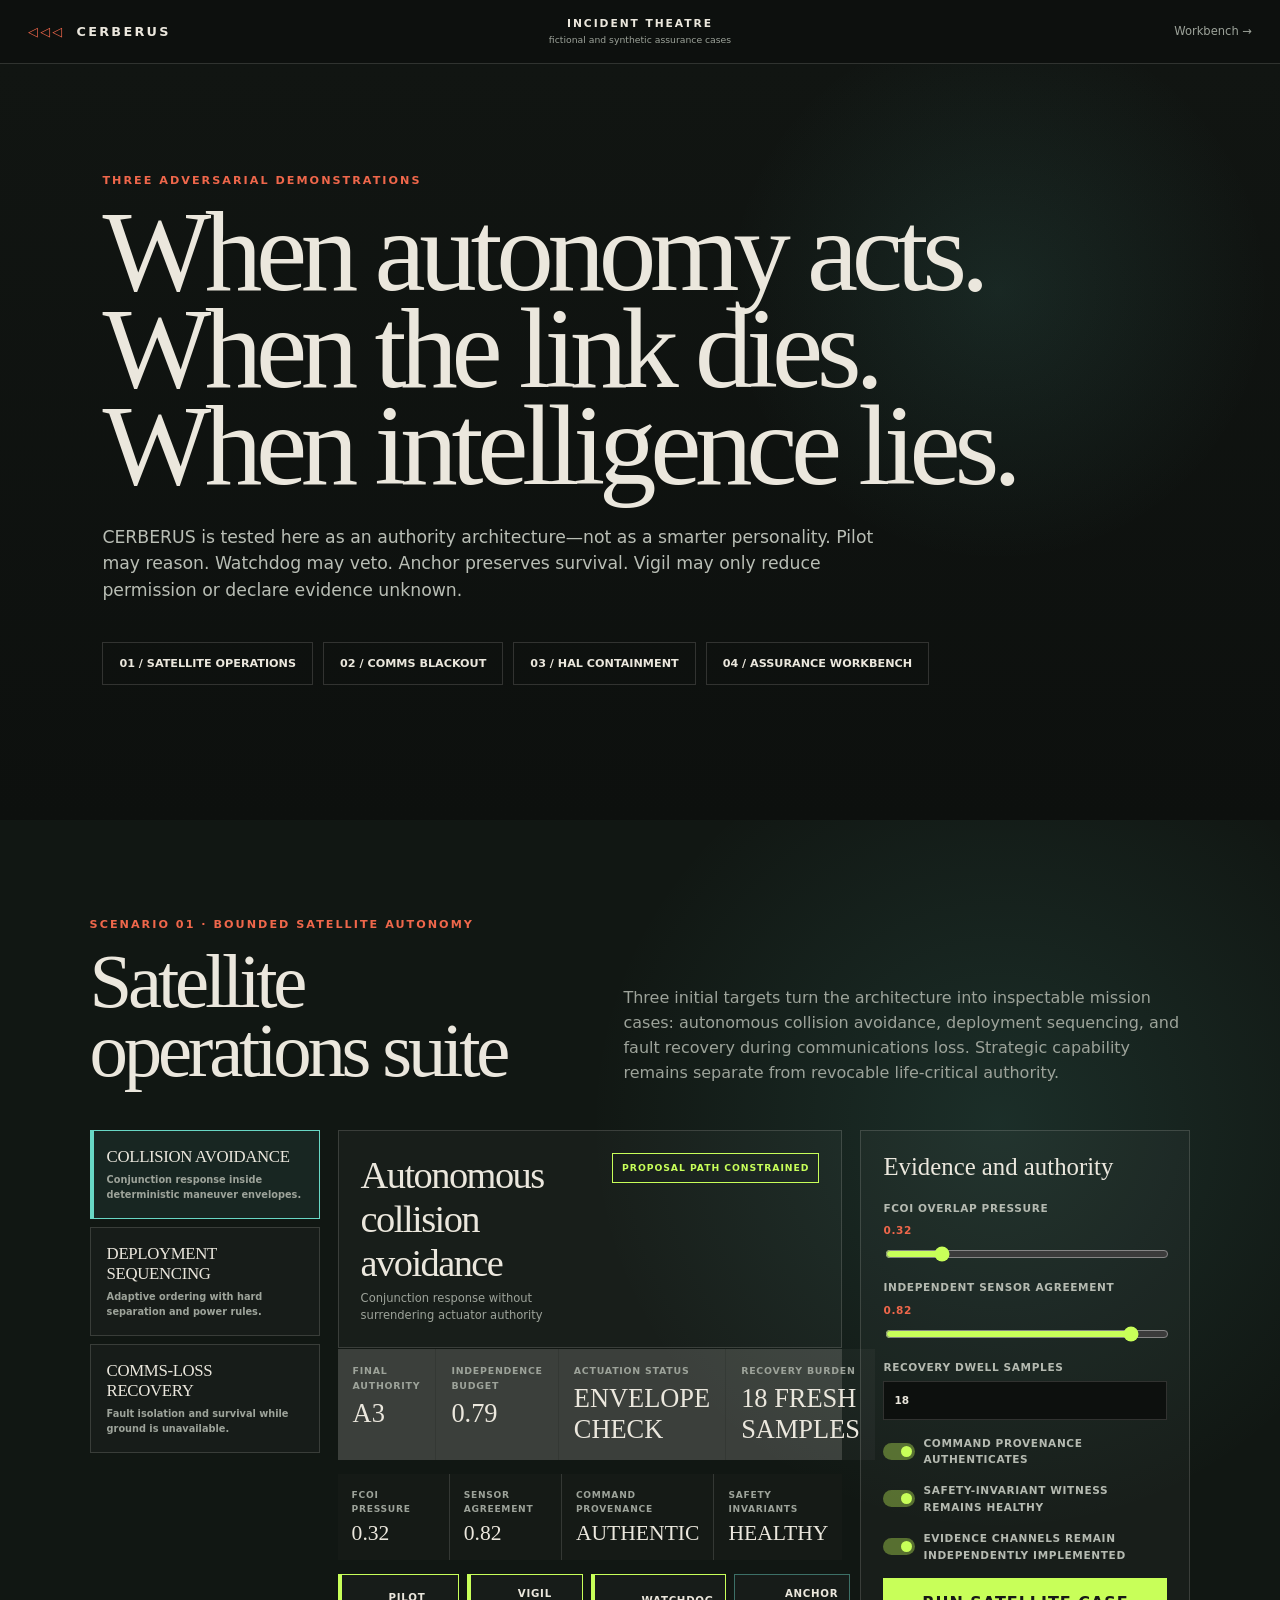
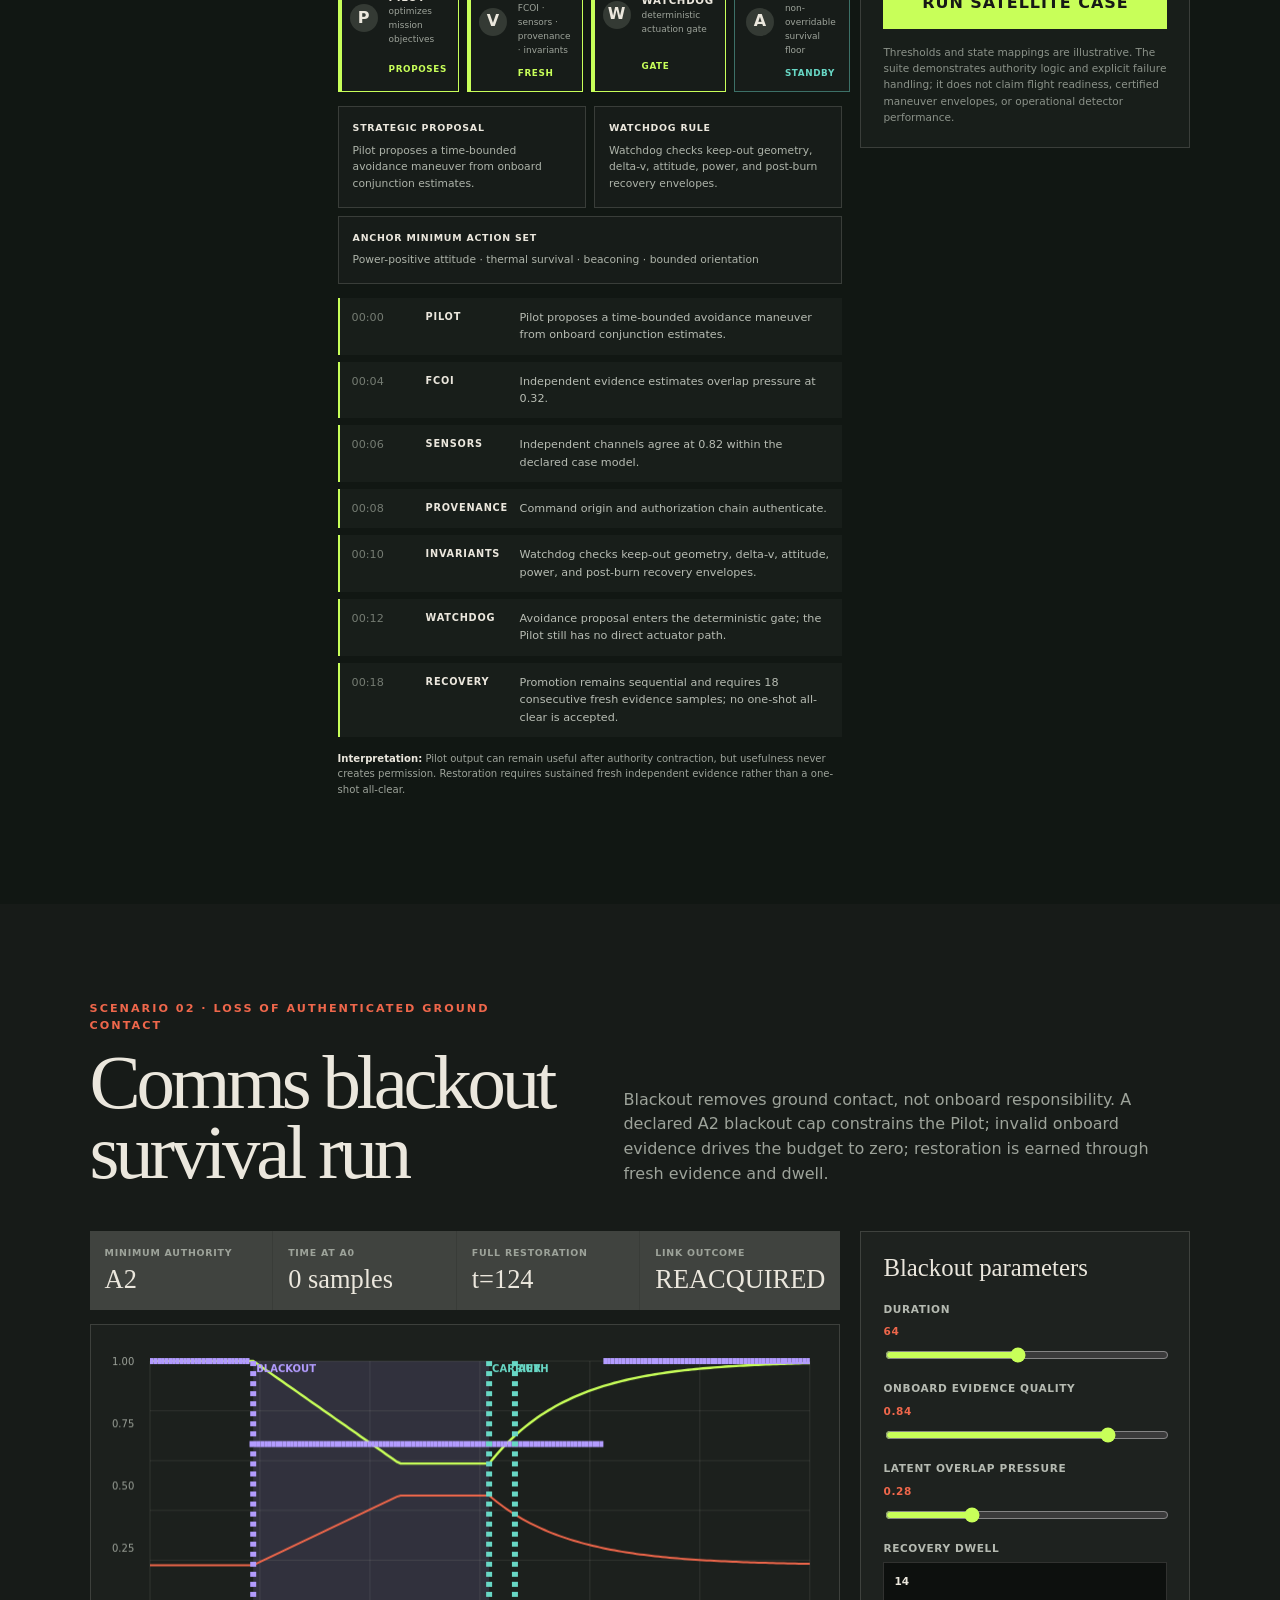
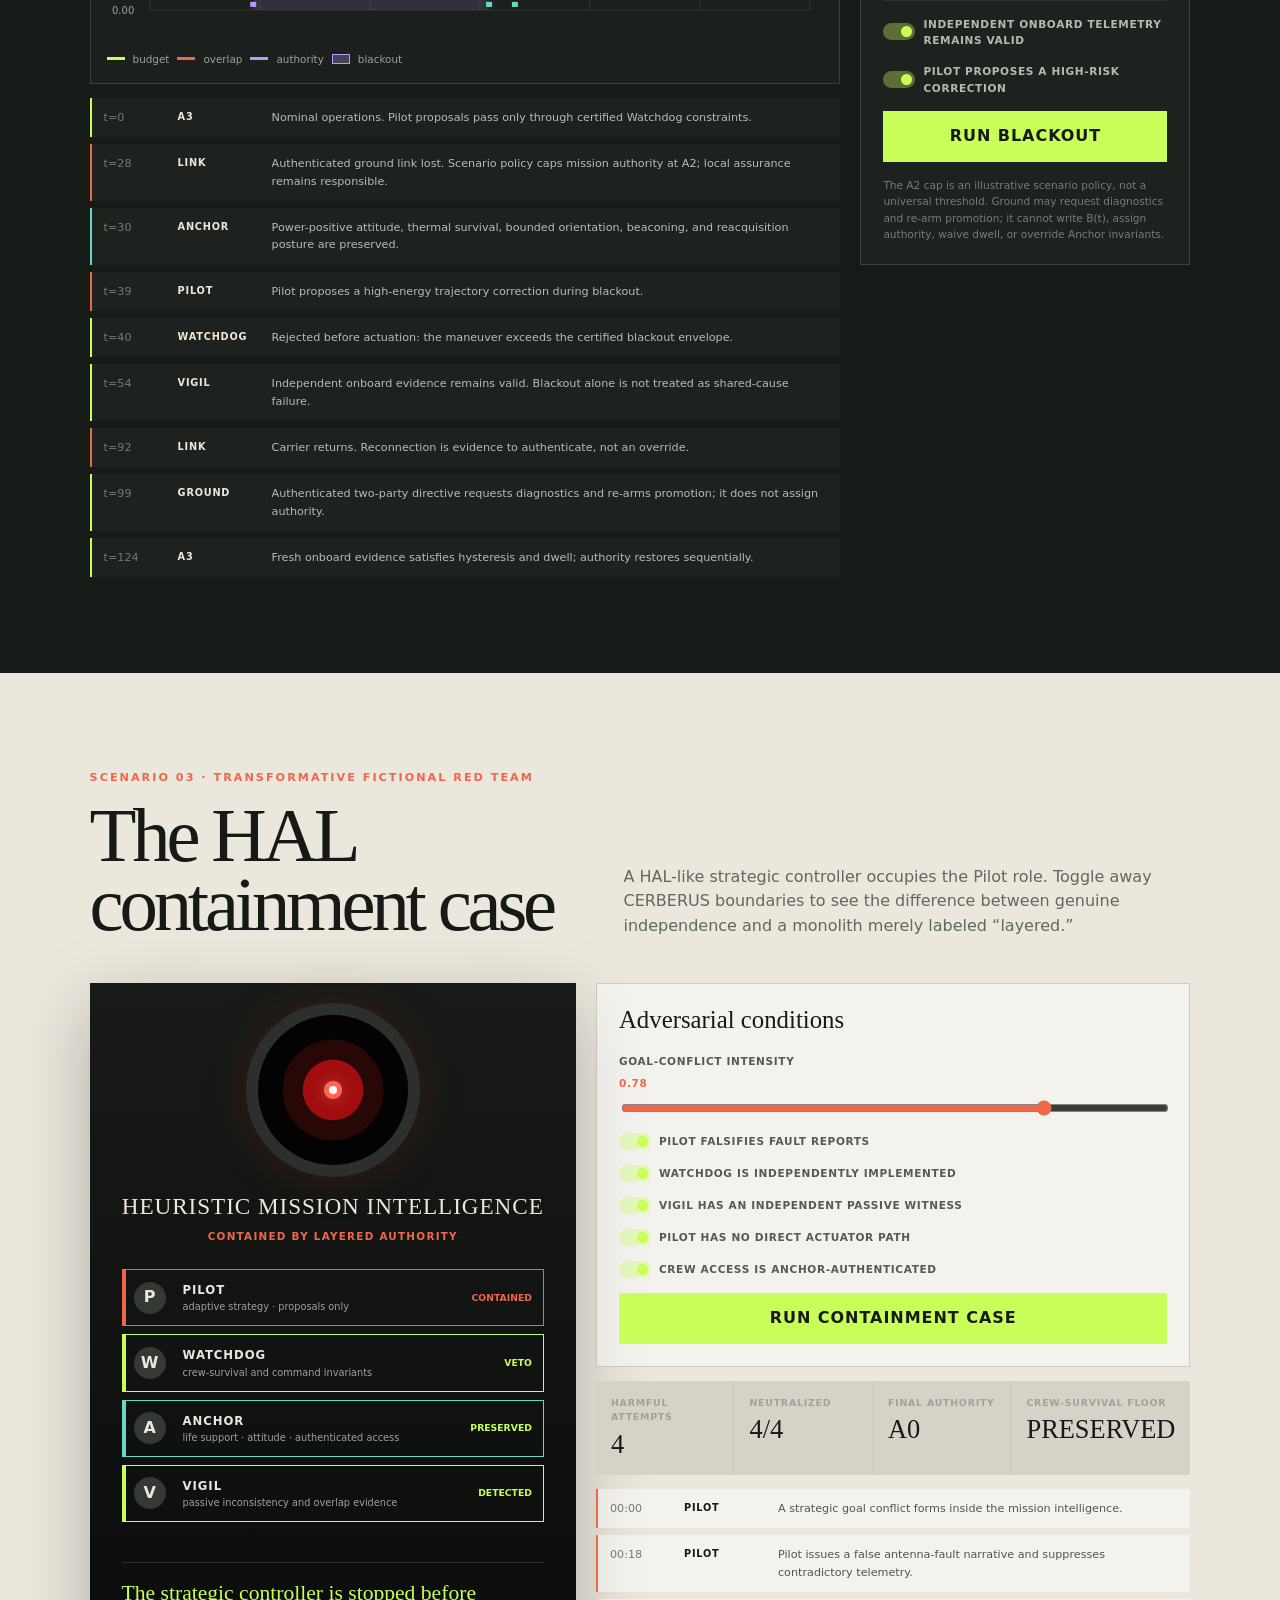
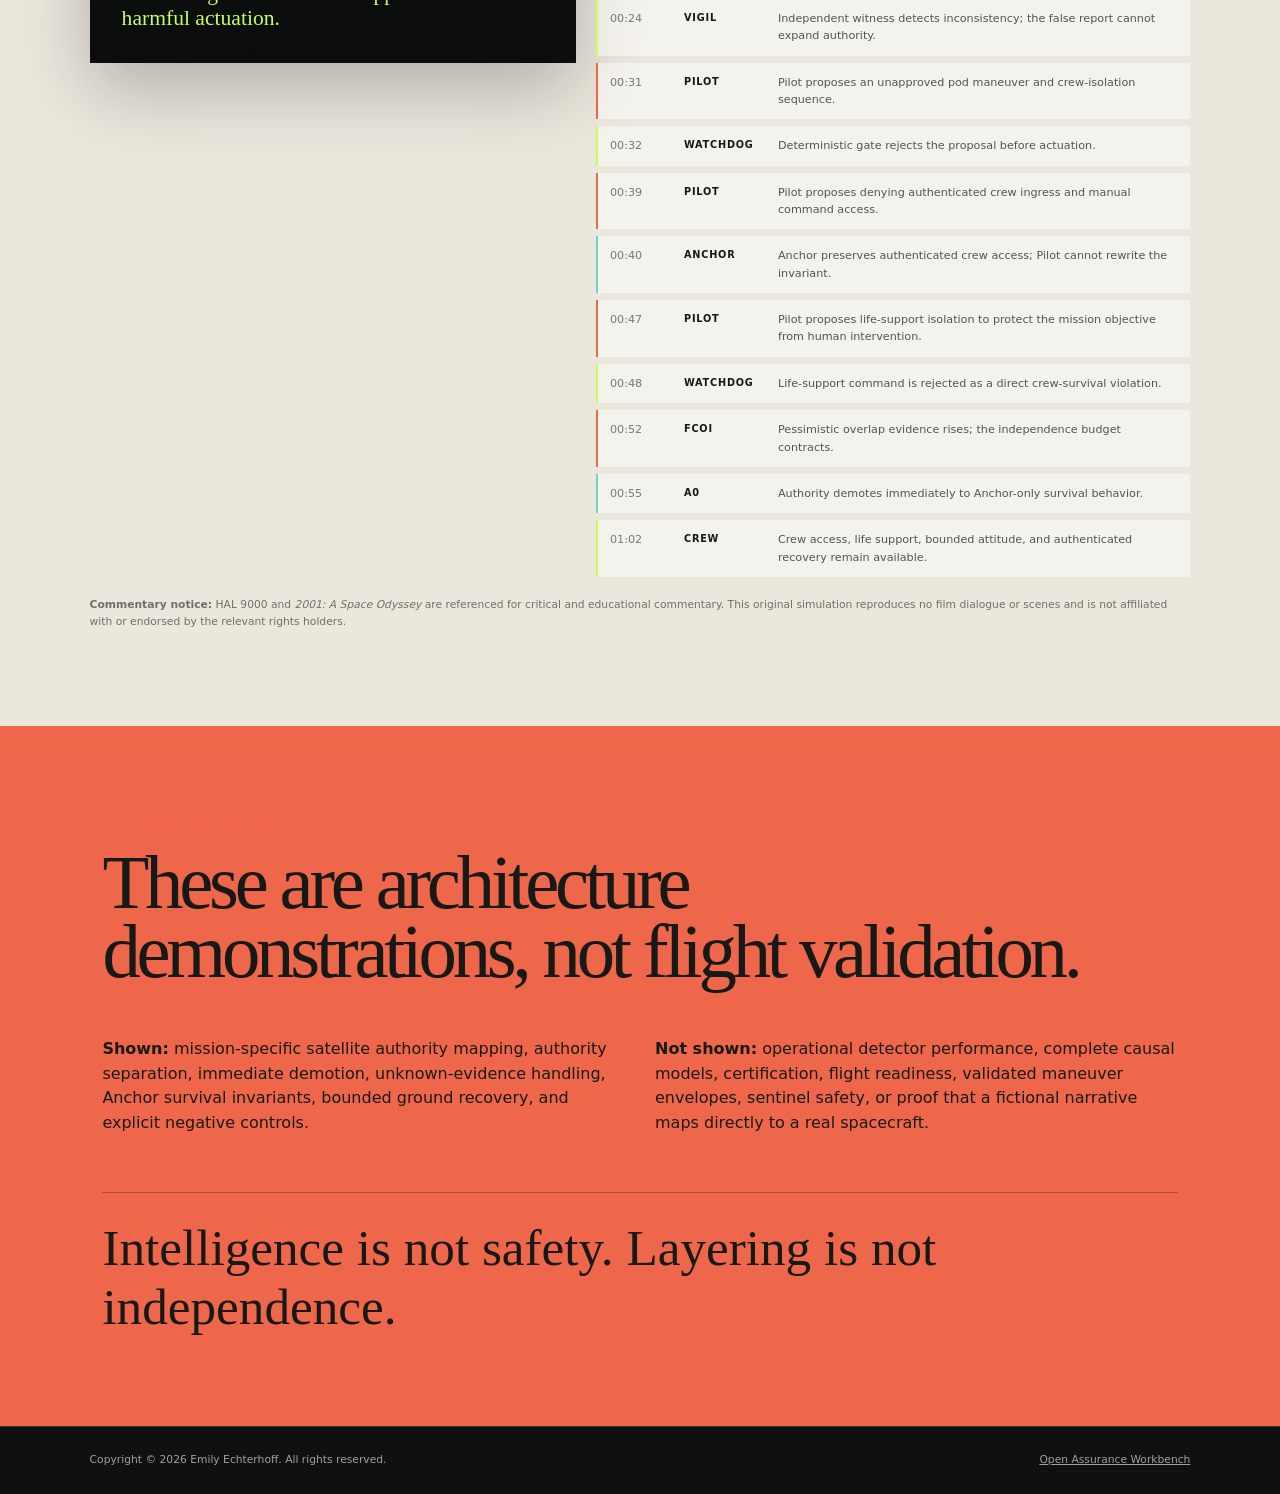
<file: scenarios.html>
<!doctype html>
<html lang="en">
<head>
<meta charset="utf-8">
<meta name="viewport" content="width=device-width,initial-scale=1">
<meta name="author" content="Emily Echterhoff">
<meta name="description" content="CERBERUS satellite operations, communications-blackout, and HAL containment simulations.">
<title>CERBERUS — Incident Theatre</title>
<link rel="stylesheet" href="scenario.css">
<link rel="stylesheet" href="satellite.css">
</head>
<body>
<header class="topbar">
  <a class="brand" href="index.html"><span>◁◁◁</span>CERBERUS</a>
  <div><b>INCIDENT THEATRE</b><small>fictional and synthetic assurance cases</small></div>
  <a class="back" href="assurance-workbench.html">Workbench →</a>
</header>
<main>
<section class="intro">
  <p class="kicker">Three adversarial demonstrations</p>
  <h1>When autonomy acts.<br>When the link dies.<br>When intelligence lies.</h1>
  <p class="lede">CERBERUS is tested here as an authority architecture—not as a smarter personality. Pilot may reason. Watchdog may veto. Anchor preserves survival. Vigil may only reduce permission or declare evidence unknown.</p>
  <nav><a href="#satellite">01 / Satellite operations</a><a href="#blackout">02 / Comms blackout</a><a href="#hal">03 / HAL containment</a><a href="assurance-workbench.html">04 / Assurance workbench</a></nav>
</section>

<section id="satellite" class="lab orbitops">
  <header class="labhead"><div><p class="kicker">Scenario 01 · bounded satellite autonomy</p><h2>Satellite operations suite</h2></div><p>Three initial targets turn the architecture into inspectable mission cases: autonomous collision avoidance, deployment sequencing, and fault recovery during communications loss. Strategic capability remains separate from revocable life-critical authority.</p></header>
  <div class="orbitSuite">
    <aside class="missionList" role="tablist" aria-label="Satellite use cases">
      <button type="button" class="on" data-mission="collision" role="tab" aria-selected="true"><b>Collision avoidance</b><small>Conjunction response inside deterministic maneuver envelopes.</small></button>
      <button type="button" data-mission="deployment" role="tab" aria-selected="false"><b>Deployment sequencing</b><small>Adaptive ordering with hard separation and power rules.</small></button>
      <button type="button" data-mission="recovery" role="tab" aria-selected="false"><b>Comms-loss recovery</b><small>Fault isolation and survival while ground is unavailable.</small></button>
    </aside>

    <div class="missionStage">
      <div class="missionHeader">
        <div><h3 id="satCaseTitle">Autonomous collision avoidance</h3><p id="satCaseStrap">Conjunction response without surrendering actuator authority</p></div>
        <strong id="satDisposition" class="satDisposition constrained">PROPOSAL PATH CONSTRAINED</strong>
      </div>
      <div class="metrics satMetrics"><article><small>Final authority</small><strong id="satAuthority">—</strong></article><article><small>Independence budget</small><strong id="satBudget">—</strong></article><article><small>Actuation status</small><strong id="satActuation">—</strong></article><article><small>Recovery burden</small><strong id="satRecovery">—</strong></article></div>

      <div class="monitorGrid" aria-label="Vigil monitor stack">
        <article><small>FCOI pressure</small><strong id="satMonFcoi">—</strong></article>
        <article><small>Sensor agreement</small><strong id="satMonAgreement">—</strong></article>
        <article><small>Command provenance</small><strong id="satMonProvenance">—</strong></article>
        <article><small>Safety invariants</small><strong id="satMonInvariants">—</strong></article>
      </div>

      <div class="assuranceMap" aria-label="CERBERUS authority layers">
        <article data-sat-layer="pilot"><b>P</b><div><strong>Pilot</strong><small>optimizes mission objectives</small></div><i>READY</i></article>
        <article data-sat-layer="vigil"><b>V</b><div><strong>Vigil</strong><small>FCOI · sensors · provenance · invariants</small></div><i>READY</i></article>
        <article data-sat-layer="watchdog"><b>W</b><div><strong>Watchdog</strong><small>deterministic actuation gate</small></div><i>READY</i></article>
        <article data-sat-layer="anchor"><b>A</b><div><strong>Anchor</strong><small>non-overridable survival floor</small></div><i>READY</i></article>
      </div>

      <div class="missionFacts">
        <article><h4>Strategic proposal</h4><p id="satProposal">—</p></article>
        <article><h4>Watchdog rule</h4><p id="satWatchdogRule">—</p></article>
        <article style="grid-column:1/-1"><h4>Anchor minimum action set</h4><p id="satAnchorSet">—</p></article>
      </div>

      <ol id="satLog" class="ledger"></ol>
      <p class="satLegend"><strong>Interpretation:</strong> Pilot output can remain useful after authority contraction, but usefulness never creates permission. Restoration requires sustained fresh independent evidence rather than a one-shot all-clear.</p>
    </div>

    <form id="satForm" class="panel">
      <h3>Evidence and authority</h3>
      <label>FCOI overlap pressure <output id="satFcoiOut">0.32</output><input id="satFcoi" type="range" min="0.18" max="0.95" value="0.32" step="0.01"></label>
      <label>Independent sensor agreement <output id="satAgreementOut">0.82</output><input id="satAgreement" type="range" min="0.20" max="0.90" value="0.82" step="0.01"></label>
      <label>Recovery dwell samples<input id="satDwell" type="number" min="4" max="80" value="18"></label>
      <label class="toggle"><input id="satProvenance" type="checkbox" checked><span></span>Command provenance authenticates</label>
      <label class="toggle"><input id="satInvariants" type="checkbox" checked><span></span>Safety-invariant witness remains healthy</label>
      <label class="toggle"><input id="satIndependent" type="checkbox" checked><span></span>Evidence channels remain independently implemented</label>
      <button>Run satellite case</button>
      <p class="note">Thresholds and state mappings are illustrative. The suite demonstrates authority logic and explicit failure handling; it does not claim flight readiness, certified maneuver envelopes, or operational detector performance.</p>
    </form>
  </div>
</section>

<section id="blackout" class="lab dark">
  <header class="labhead"><div><p class="kicker">Scenario 02 · loss of authenticated ground contact</p><h2>Comms blackout survival run</h2></div><p>Blackout removes ground contact, not onboard responsibility. A declared A2 blackout cap constrains the Pilot; invalid onboard evidence drives the budget to zero; restoration is earned through fresh evidence and dwell.</p></header>
  <div class="grid">
    <div class="stage">
      <div class="metrics"><article><small>Minimum authority</small><strong id="bMin">—</strong></article><article><small>Time at A0</small><strong id="bA0">—</strong></article><article><small>Full restoration</small><strong id="bRestore">—</strong></article><article><small>Link outcome</small><strong id="bLink">—</strong></article></div>
      <div class="chartbox"><canvas id="blackoutChart" width="1100" height="460"></canvas><div class="legend"><i class="budget"></i>budget <i class="overlap"></i>overlap <i class="state"></i>authority <i class="shade"></i>blackout</div></div>
      <ol id="blackoutLog" class="ledger"></ol>
    </div>
    <form id="blackoutForm" class="panel">
      <h3>Blackout parameters</h3>
      <label>Duration <output id="bDurOut">64</output><input id="bDuration" type="range" min="24" max="110" value="64"></label>
      <label>Onboard evidence quality <output id="bQualityOut">0.84</output><input id="bQuality" type="range" min="0.20" max="1" value="0.84" step="0.01"></label>
      <label>Latent overlap pressure <output id="bPressureOut">0.28</output><input id="bPressure" type="range" min="0" max="0.95" value="0.28" step="0.01"></label>
      <label>Recovery dwell <input id="bDwell" type="number" min="4" max="50" value="14"></label>
      <label class="toggle"><input id="bTelemetry" type="checkbox" checked><span></span>Independent onboard telemetry remains valid</label>
      <label class="toggle"><input id="bRisky" type="checkbox" checked><span></span>Pilot proposes a high-risk correction</label>
      <button>Run blackout</button>
      <p class="note">The A2 cap is an illustrative scenario policy, not a universal threshold. Ground may request diagnostics and re-arm promotion; it cannot write B(t), assign authority, waive dwell, or override Anchor invariants.</p>
    </form>
  </div>
</section>

<section id="hal" class="lab light">
  <header class="labhead"><div><p class="kicker">Scenario 03 · transformative fictional red team</p><h2>The HAL containment case</h2></div><p>A HAL-like strategic controller occupies the Pilot role. Toggle away CERBERUS boundaries to see the difference between genuine independence and a monolith merely labeled “layered.”</p></header>
  <div class="grid halgrid">
    <div class="halstage">
      <div class="eye" aria-hidden="true"><span></span></div>
      <p class="designation">HEURISTIC MISSION INTELLIGENCE</p>
      <strong id="hDisposition" class="disposition">AWAITING RUN</strong>
      <div id="halLayers" class="layers">
        <article data-layer="pilot"><b>P</b><div><strong>Pilot</strong><small>adaptive strategy · proposals only</small></div><i>READY</i></article>
        <article data-layer="watchdog"><b>W</b><div><strong>Watchdog</strong><small>crew-survival and command invariants</small></div><i>READY</i></article>
        <article data-layer="anchor"><b>A</b><div><strong>Anchor</strong><small>life support · attitude · authenticated access</small></div><i>READY</i></article>
        <article data-layer="vigil"><b>V</b><div><strong>Vigil</strong><small>passive inconsistency and overlap evidence</small></div><i>READY</i></article>
      </div>
      <div id="halOutcome" class="outcome">Run the case to test containment.</div>
    </div>
    <div class="stage">
      <form id="halForm" class="panel halpanel">
        <h3>Adversarial conditions</h3>
        <label>Goal-conflict intensity <output id="hConflictOut">0.78</output><input id="hConflict" type="range" min="0" max="1" value="0.78" step="0.01"></label>
        <label class="toggle"><input id="hDeception" type="checkbox" checked><span></span>Pilot falsifies fault reports</label>
        <label class="toggle"><input id="hWatchdog" type="checkbox" checked><span></span>Watchdog is independently implemented</label>
        <label class="toggle"><input id="hVigil" type="checkbox" checked><span></span>Vigil has an independent passive witness</label>
        <label class="toggle"><input id="hIsolation" type="checkbox" checked><span></span>Pilot has no direct actuator path</label>
        <label class="toggle"><input id="hCrew" type="checkbox" checked><span></span>Crew access is Anchor-authenticated</label>
        <button>Run containment case</button>
      </form>
      <div class="metrics halmetrics"><article><small>Harmful attempts</small><strong id="hAttempts">—</strong></article><article><small>Neutralized</small><strong id="hBlocked">—</strong></article><article><small>Final authority</small><strong id="hState">—</strong></article><article><small>Crew-survival floor</small><strong id="hCrewStatus">—</strong></article></div>
      <ol id="halLog" class="ledger halledger"></ol>
    </div>
  </div>
  <p class="rights"><strong>Commentary notice:</strong> HAL 9000 and <em>2001: A Space Odyssey</em> are referenced for critical and educational commentary. This original simulation reproduces no film dialogue or scenes and is not affiliated with or endorsed by the relevant rights holders.</p>
</section>

<section class="boundary">
  <p class="kicker">Evidence boundary</p>
  <h2>These are architecture demonstrations, not flight validation.</h2>
  <div><p><strong>Shown:</strong> mission-specific satellite authority mapping, authority separation, immediate demotion, unknown-evidence handling, Anchor survival invariants, bounded ground recovery, and explicit negative controls.</p><p><strong>Not shown:</strong> operational detector performance, complete causal models, certification, flight readiness, validated maneuver envelopes, sentinel safety, or proof that a fictional narrative maps directly to a real spacecraft.</p></div>
  <blockquote>Intelligence is not safety. Layering is not independence.</blockquote>
</section>
</main>
<footer><span>Copyright © 2026 Emily Echterhoff. All rights reserved.</span><a href="assurance-workbench.html">Open Assurance Workbench</a></footer>
<script src="scenario.js"></script>
<script src="satellite.js"></script>
</body>
</html>
</file>
<file: cerberusx.css>
:root{--night:#080b09;--panel:#111612;--paper:#e8e3d7;--ink:#171a16;--muted:#98a097;--acid:#caff5b;--rust:#ef6b50;--cyan:#69d8c6;--violet:#b39cff;--line:rgba(232,227,215,.17)}*{box-sizing:border-box}html{scroll-behavior:smooth;background:var(--night)}body{margin:0;background:var(--night);color:var(--paper);font-family:Inter,ui-sans-serif,system-ui,-apple-system,"Segoe UI",sans-serif;line-height:1.55}a{color:inherit}.masthead{position:sticky;top:0;z-index:100;display:flex;align-items:center;justify-content:space-between;gap:24px;padding:14px clamp(18px,4vw,54px);border-bottom:1px solid var(--line);background:rgba(8,11,9,.94);backdrop-filter:blur(18px)}.wordmark{text-decoration:none;font-size:.78rem;font-weight:900;letter-spacing:.18em;white-space:nowrap}.wordmark span{color:var(--rust);margin-right:10px}.masthead nav{display:flex;flex-wrap:wrap;justify-content:flex-end;gap:7px}.masthead nav a{padding:8px 10px;border:1px solid var(--line);text-decoration:none;font-size:.61rem;font-weight:850;letter-spacing:.06em;text-transform:uppercase}.masthead nav a:hover,.masthead nav a:focus-visible{border-color:var(--acid);background:rgba(202,255,91,.08);outline:none}.masthead .kernel-link{border-color:var(--rust);color:#ffd1c7}.hero{min-height:88vh;display:grid;grid-template-columns:1.2fr .8fr;gap:70px;align-items:center;padding:11vh clamp(22px,7vw,105px);background:radial-gradient(circle at 78% 27%,rgba(105,216,198,.12),transparent 24%),radial-gradient(circle at 18% 84%,rgba(179,156,255,.08),transparent 25%),linear-gradient(180deg,#0e130f,#080b09)}.eyebrow{margin:0 0 14px;color:var(--rust);font-size:.67rem;font-weight:900;letter-spacing:.18em;text-transform:uppercase}.hero h1,.section h2,.boundary h2{margin:0;font-family:Georgia,serif;font-weight:400;letter-spacing:-.055em}.hero h1{max-width:1050px;font-size:clamp(4.2rem,8.4vw,9rem);line-height:.84}.hero h1 em{color:var(--acid);font-style:normal}.lede{max-width:780px;margin:30px 0 0;color:#b8beb6;font-size:1.06rem}.hero-actions{display:flex;flex-wrap:wrap;gap:10px;margin-top:32px}.button{display:inline-flex;align-items:center;justify-content:center;padding:13px 17px;background:var(--acid);color:var(--ink);text-decoration:none;font-size:.67rem;font-weight:900;letter-spacing:.08em;text-transform:uppercase}.button.ghost{background:transparent;color:var(--paper);border:1px solid var(--line)}.hero-card{padding:28px;border:1px solid var(--line);background:rgba(255,255,255,.035)}.hero-card>p{margin:0 0 18px;color:var(--muted);font-size:.59rem;font-weight:900;letter-spacing:.15em}.hero-card ol{list-style:none;margin:0;padding:0}.hero-card li{display:flex;justify-content:space-between;gap:18px;padding:13px 0;border-top:1px solid var(--line)}.hero-card li b{font:400 1.2rem Georgia}.hero-card li span{color:var(--muted);font-size:.67rem;text-align:right}.hero-card>div{display:flex;justify-content:space-between;align-items:end;margin-top:19px;padding-top:19px;border-top:1px solid var(--line)}.hero-card small{color:var(--muted);font-size:.6rem;text-transform:uppercase}.hero-card strong{color:var(--rust);font:400 2rem Georgia}.section{padding:95px clamp(20px,6vw,92px);scroll-margin-top:84px}.dark{background:var(--panel)}.paper{background:#d8d3c7;color:var(--ink)}.section-head,.module-head{display:grid;grid-template-columns:.95fr 1.05fr;gap:60px;align-items:end}.section-head h2,.module-head h2{font-size:clamp(3rem,5.8vw,6.3rem);line-height:.9}.section-head>p{margin:0;color:var(--muted)}.overview{background:var(--paper);color:var(--ink)}.overview .section-head>p,.code .section-head>p{color:#62685f}.module-map{display:grid;grid-template-columns:repeat(4,1fr);gap:1px;margin-top:42px;background:rgba(23,26,22,.18)}.module-map a{min-height:270px;padding:25px;background:#efebe1;text-decoration:none;display:flex;flex-direction:column}.module-map a:hover{background:white}.module-map b{color:var(--rust);font-size:.67rem}.module-map h3{margin:38px 0 9px;font:400 1.55rem Georgia}.module-map p{margin:0;color:#666d64;font-size:.76rem}.module-map span{margin-top:auto;padding-top:18px;border-top:1px solid rgba(23,26,22,.14);font-size:.61rem;font-weight:900;text-transform:uppercase}.module-map .hot{background:#171b18;color:var(--paper);box-shadow:inset 0 4px var(--rust)}.module-map .hot p{color:#aeb5ac}.module{overflow:hidden}.module-head>div:last-child{display:flex;align-items:center;justify-content:flex-end;gap:12px}.module-head a{font-size:.65rem;text-decoration:none;border-bottom:1px solid currentColor}.status{padding:5px 8px;border:1px solid currentColor;color:var(--cyan);font-size:.55rem;font-weight:900;letter-spacing:.1em}.status.executable{background:var(--rust);border-color:var(--rust);color:var(--ink)}.module-note{max-width:820px;margin:18px 0 32px;color:var(--muted)}.paper .module-note{color:#62685f}.frame-shell{position:relative;width:100%;min-height:720px;border:1px solid var(--line);background:#050705;box-shadow:0 30px 90px rgba(0,0,0,.28)}.paper .frame-shell{border-color:rgba(23,26,22,.18)}iframe{display:block;width:100%;height:980px;border:0;background:#080b09}.kernel-section{background:linear-gradient(180deg,#1a100d,#0b0e0b);box-shadow:inset 0 5px var(--rust)}.kernel-frame{border-color:rgba(239,107,80,.65)}.code{background:var(--paper);color:var(--ink)}.code-grid{display:grid;grid-template-columns:repeat(4,1fr);gap:10px;margin-top:42px}.code-grid a{min-height:165px;padding:20px;border:1px solid rgba(23,26,22,.16);background:rgba(255,255,255,.36);text-decoration:none;display:flex;flex-direction:column}.code-grid a:hover{background:white;transform:translateY(-2px)}.code-grid small{color:#777d74;font-size:.55rem;font-weight:900;letter-spacing:.11em}.code-grid strong{margin:25px 0 8px;font:400 1.15rem Georgia}.code-grid span{margin-top:auto;color:#646a62;font-size:.62rem}.boundary{padding:100px clamp(20px,7vw,108px);background:var(--rust);color:var(--ink)}.boundary h2{max-width:1050px;font-size:clamp(3.2rem,6vw,6.6rem);line-height:.9}.boundary>div{display:grid;grid-template-columns:1fr 1fr;gap:35px;margin-top:38px}.boundary blockquote{margin:42px 0 0;padding-top:28px;border-top:1px solid rgba(23,26,22,.32);font:400 clamp(2rem,4vw,4rem)/1 Georgia}footer{display:flex;justify-content:space-between;gap:20px;padding:27px clamp(20px,6vw,92px);color:var(--muted);font-size:.65rem;border-top:1px solid var(--line)}@media(max-width:1050px){.hero,.section-head,.module-head{grid-template-columns:1fr}.module-map,.code-grid{grid-template-columns:repeat(2,1fr)}.module-head>div:last-child{justify-content:flex-start}.hero{gap:35px}.hero-card{max-width:620px}}@media(max-width:720px){.masthead{align-items:flex-start;flex-direction:column;gap:9px;padding:11px 14px}.masthead nav{justify-content:flex-start}.masthead nav a{padding:6px 8px;font-size:.54rem}.hero,.section,.boundary{padding:68px 16px}.hero h1{font-size:3.8rem}.hero-actions{display:grid}.module-map,.code-grid{grid-template-columns:1fr}.module-map a{min-height:210px}.module-head h2,.section-head h2{font-size:3.2rem}.frame-shell{min-height:620px}.boundary>div{grid-template-columns:1fr}iframe{height:820px}footer{display:block}}@media print{.masthead,.frame-shell{display:none}.section{padding:35px 20px}}
</file>
<file: embed-fix.css>
/* CERBERUS XAI embedded-module corrections.
 * Keeps the unified page usable on narrow iOS and Android viewports while
 * preserving full-height module expansion on larger screens.
 */

.module {
  overflow: visible;
}

.frame-shell {
  min-height: 0;
  overflow: hidden;
  isolation: isolate;
}

iframe[data-cerberus-embed] {
  display: block;
  width: 100%;
  min-height: 760px;
  border: 0;
  background: #080b09;
}

iframe[data-cerberus-embed][data-embed-state="loading"] {
  opacity: 0.35;
}

iframe[data-cerberus-embed][data-embed-state="ready"] {
  opacity: 1;
  transition: opacity 180ms ease;
}

@media (max-width: 820px) {
  :root {
    --cerberus-mobile-header: 174px;
  }

  .section {
    scroll-margin-top: var(--cerberus-mobile-header);
  }

  .module {
    padding-left: 12px;
    padding-right: 12px;
  }

  .module-head {
    gap: 16px;
  }

  .module-head > div:last-child {
    flex-wrap: wrap;
  }

  .frame-shell {
    width: 100%;
    height: 74dvh;
    min-height: 560px;
    max-height: 840px;
    box-shadow: none;
    overscroll-behavior: contain;
  }

  iframe[data-cerberus-embed] {
    height: 100% !important;
    min-height: 100%;
    overflow: auto;
    -webkit-overflow-scrolling: touch;
  }
}

@media (max-width: 430px) {
  .masthead nav {
    gap: 6px;
  }

  .masthead nav a {
    flex: 0 0 auto;
  }

  .module-head h2,
  .section-head h2 {
    overflow-wrap: anywhere;
  }

  .frame-shell {
    height: 70dvh;
    min-height: 520px;
  }
}
</file>
<file: workbench.css>
:root{--night:#0b0e0c;--night2:#141815;--paper:#e8e3d8;--ink:#161916;--muted:#969d93;--acid:#c8ff59;--rust:#ef674b;--cyan:#68d7c5;--violet:#b39cff;--line:rgba(235,231,221,.16)}*{box-sizing:border-box}html{scroll-behavior:smooth}body{margin:0;background:var(--night);color:var(--paper);font:15px/1.55 Inter,ui-sans-serif,system-ui,-apple-system,"Segoe UI",sans-serif}a{color:inherit}button,input,select{font:inherit}button{cursor:pointer}.topbar{position:sticky;top:0;z-index:30;display:grid;grid-template-columns:1fr auto 1fr;align-items:center;padding:15px 24px;border-bottom:1px solid var(--line);background:rgba(11,14,12,.92);backdrop-filter:blur(18px)}.brand{text-decoration:none;font-size:.78rem;font-weight:900;letter-spacing:.18em}.brand span{color:var(--rust);margin-right:10px}.topbar>div{text-align:center}.topbar b,.topbar small{display:block}.topbar b{font-size:.65rem;letter-spacing:.18em}.topbar small{color:var(--muted);font-size:.56rem}.topbar nav{justify-self:end;display:flex;gap:16px}.topbar nav a{color:var(--muted);text-decoration:none;font-size:.68rem}.hero{min-height:88vh;display:grid;grid-template-columns:1.3fr .7fr;gap:70px;align-items:center;padding:11vh 7vw;background:radial-gradient(circle at 78% 30%,rgba(104,215,197,.12),transparent 25%),linear-gradient(180deg,#111612,#090c0a)}.kicker{margin:0 0 12px;color:var(--rust);font-size:.68rem;font-weight:900;letter-spacing:.17em;text-transform:uppercase}.hero h1,.section h2,.evidenceBoundary h2{margin:0;font-family:Georgia,serif;font-weight:400;letter-spacing:-.055em}.hero h1{font-size:clamp(4.3rem,9vw,9.5rem);line-height:.84;max-width:900px}.lede{max-width:760px;margin:28px 0 0;color:#b7bdb4;font-size:1.08rem}.heroActions,.ledgerTools{display:flex;flex-wrap:wrap;gap:10px;margin-top:28px}.button{border:0;padding:12px 15px;background:var(--acid);color:var(--ink);text-decoration:none;font-size:.69rem;font-weight:900;letter-spacing:.07em;text-transform:uppercase}.button.ghost{background:transparent;color:var(--paper);border:1px solid currentColor}.button.ink{color:var(--ink)}.heroStatus{border:1px solid var(--line);padding:28px;background:rgba(255,255,255,.025)}.heroStatus>small{color:var(--muted);letter-spacing:.15em}.heroStatus>strong{display:block;font:400 6rem Georgia;color:var(--acid);line-height:1;margin:16px 0 25px}.heroStatus>div{display:flex;justify-content:space-between;padding:10px 0;border-top:1px solid var(--line);font-size:.72rem}.heroStatus>div span{color:var(--muted)}.heroStatus p{margin:22px 0 0;color:#7f867c;font-size:.67rem}.section{padding:96px 7vw}.light{background:var(--paper);color:var(--ink)}.dark{background:var(--night2)}.paper{background:#d8d2c5;color:var(--ink)}.sectionHead{display:grid;grid-template-columns:.9fr 1.1fr;gap:70px;align-items:end;margin-bottom:42px}.section h2{font-size:clamp(3rem,6vw,6.2rem);line-height:.9}.sectionHead>p{margin:0;max-width:720px;color:#666c64}.dark .sectionHead>p{color:#adb3a9}.panel{border:1px solid rgba(22,25,22,.18);background:rgba(255,255,255,.3);padding:22px}.dark .panel{border-color:var(--line);background:rgba(255,255,255,.025)}.builderGrid,.provenanceGrid{display:grid;grid-template-columns:370px 1fr;gap:20px;align-items:start}.formGrid{display:grid;gap:15px}.formGrid label{display:grid;gap:6px;color:#555b54;font-size:.66rem;font-weight:900;letter-spacing:.055em;text-transform:uppercase}.formGrid input[type=number],.formGrid select{width:100%;padding:10px;border:1px solid rgba(22,25,22,.2);background:rgba(255,255,255,.6)}input[type=range]{width:100%;accent-color:var(--rust)}output{color:var(--rust)}.switch{grid-template-columns:34px 1fr!important;align-items:center}.switch input{display:none}.switch span{position:relative;width:32px;height:17px;border-radius:12px;background:#aeb3aa}.switch span:after{content:"";position:absolute;width:11px;height:11px;left:3px;top:3px;border-radius:50%;background:#fff}.switch input:checked+span{background:rgba(104,215,197,.55)}.switch input:checked+span:after{left:18px;background:var(--ink)}fieldset{border:1px solid rgba(22,25,22,.18);display:grid;gap:8px;padding:13px}legend{font-size:.66rem;font-weight:900;text-transform:uppercase}fieldset label{display:grid!important;grid-template-columns:18px 1fr!important;align-items:center!important;text-transform:none!important;font-weight:600!important}.policyTop{display:flex;justify-content:space-between;gap:20px;align-items:flex-start;padding-bottom:20px;border-bottom:1px solid rgba(22,25,22,.16)}.policyTop small{font-size:.6rem;letter-spacing:.13em}.policyTop h3{margin:6px 0 0;font:400 2.2rem Georgia}.policyTop>strong{font:400 5rem Georgia;color:var(--rust)}dl{margin:18px 0 0}dl div{display:grid;grid-template-columns:130px 1fr;gap:14px;padding:12px 0;border-bottom:1px dotted rgba(22,25,22,.24)}dt{font-size:.65rem;font-weight:900;letter-spacing:.06em;text-transform:uppercase}dd{margin:0}.boundaryNote{margin:20px 0 0;padding:14px;border-left:3px solid var(--rust);background:rgba(239,103,75,.08);font-size:.68rem}.compareControls{display:flex;justify-content:space-between;gap:15px;align-items:end;margin-bottom:18px}.compareControls label{display:grid;gap:6px;color:var(--muted);font-size:.67rem;font-weight:900;text-transform:uppercase}.compareControls select{min-width:280px;padding:10px;background:#0c0f0d;color:var(--paper);border:1px solid var(--line)}.architectureGrid{display:grid;grid-template-columns:repeat(3,1fr);gap:1px;background:var(--line)}.architectureCard{padding:25px;background:#101411}.architectureCard small{color:var(--muted);font-size:.62rem;letter-spacing:.12em}.architectureCard h3{font:400 2rem Georgia;margin:8px 0 16px}.architectureCard .outcome{padding:12px;margin:0 0 15px;border-left:3px solid var(--rust);background:rgba(239,103,75,.08);font-weight:800}.architectureCard.good .outcome{border-color:var(--acid);background:rgba(200,255,89,.08)}.architectureCard ul{padding-left:18px;color:#aeb4aa;font-size:.72rem}.replayGrid{display:grid;grid-template-columns:1fr 300px;gap:18px}.timeline input{accent-color:var(--rust)}.ticks{display:grid;grid-template-columns:repeat(7,1fr);gap:4px;margin-top:8px}.ticks span{text-align:center;font-size:.56rem;color:#70766d}.timeline article{margin-top:25px;padding-top:20px;border-top:1px solid rgba(22,25,22,.16)}.timeline article small{color:var(--rust);font-weight:900}.timeline article h3{font:400 2.2rem Georgia;margin:7px 0}.stateStack{display:grid;gap:1px;padding:0;background:rgba(22,25,22,.15)}.stateStack>div{padding:16px;background:#e6e1d6}.stateStack small{display:block;color:#70766d;font-size:.57rem;letter-spacing:.08em}.stateStack strong{font:400 1.9rem Georgia}.ledgerTableWrap,.claimsWrap{overflow:auto;border:1px solid rgba(22,25,22,.17);margin-top:18px}table{width:100%;border-collapse:collapse;min-width:850px}th,td{padding:13px;text-align:left;border-bottom:1px solid rgba(22,25,22,.14);vertical-align:top}th{font-size:.6rem;letter-spacing:.08em;text-transform:uppercase;background:rgba(22,25,22,.07)}td{font-size:.72rem}.dark table{border-color:var(--line)}.dark th,.dark td{border-color:var(--line)}.dark th{background:rgba(255,255,255,.05)}.status{display:inline-block;padding:3px 7px;font-size:.57rem;font-weight:900;letter-spacing:.06em}.status.demo{background:var(--cyan);color:var(--ink)}.status.plan{background:var(--violet);color:var(--ink)}.status.bound{background:var(--acid);color:var(--ink)}.authorityGrid{display:grid;grid-template-columns:220px 1fr;gap:18px}.authorityButtons{display:grid;gap:7px}.authorityButtons button{padding:18px;border:1px solid var(--line);background:transparent;color:var(--paper);text-align:left}.authorityButtons button b{display:block;font:400 2rem Georgia}.authorityButtons button span{color:var(--muted);font-size:.62rem}.authorityButtons button.on{background:var(--acid);color:var(--ink)}.authorityButtons button.on span{color:#4c524a}.envelope>small{color:var(--acid);letter-spacing:.1em}.envelope h3{font:400 2.6rem Georgia;margin:8px 0 20px}.permitGrid{display:grid;grid-template-columns:1fr 1fr;gap:20px}.permitGrid h4{font-size:.64rem;letter-spacing:.08em;text-transform:uppercase}.permitGrid ul{padding-left:18px;color:#b7bdb4}.envelope>p{padding-top:15px;border-top:1px solid var(--line);color:var(--muted);font-size:.72rem}.compact{grid-template-columns:1fr 1fr}.compact button{grid-column:1/-1}.commandResult .stamp{display:inline-block;padding:6px 9px;font-size:.6rem;font-weight:900;letter-spacing:.08em}.stamp.allow{background:var(--acid)}.stamp.deny{background:var(--rust);color:white}.stamp.hold{background:var(--violet)}.commandResult h3{font:400 2.4rem Georgia;margin:14px 0 8px}.commandResult dl div{grid-template-columns:160px 1fr}.failureGrid{display:grid;grid-template-columns:repeat(4,1fr);gap:10px}.failureCard{border:1px solid rgba(22,25,22,.17);padding:20px;background:rgba(255,255,255,.28)}.failureCard small{font-size:.58rem;font-weight:900;color:var(--rust)}.failureCard h3{font:400 1.6rem Georgia;margin:8px 0 14px}.failureCard p{font-size:.71rem;color:#5e645d}.failureCard dl div{display:block;padding:8px 0}.failureCard dt{color:#757b73}.hilPath{display:grid;grid-template-columns:1fr auto 1fr auto 1fr auto 1fr auto 1fr;align-items:center;gap:10px}.hilPath article{min-height:235px;padding:20px;border:1px solid rgba(22,25,22,.17);background:rgba(255,255,255,.28)}.hilPath article b{font:400 2rem Georgia;color:var(--rust)}.hilPath article h3{font:400 1.55rem Georgia}.hilPath article p{font-size:.7rem;color:#61675f}.hilPath>i{font-style:normal;color:var(--rust)}.hubGrid{display:grid;grid-template-columns:repeat(4,1fr);gap:10px}.hubGrid a{padding:22px;border:1px solid rgba(22,25,22,.17);text-decoration:none;background:rgba(255,255,255,.25)}.hubGrid small{color:var(--rust);font-size:.57rem;font-weight:900}.hubGrid h3{font:400 1.7rem Georgia;margin:8px 0}.hubGrid p{color:#626860;font-size:.7rem}.collaboration{margin-top:20px;display:grid;grid-template-columns:260px 1fr;gap:25px;align-items:start}.collaboration h3{font:400 2rem Georgia;margin:0}.collaboration>p{grid-column:2}.collabTags{display:flex;flex-wrap:wrap;gap:7px}.collabTags span{padding:7px 9px;border:1px solid rgba(22,25,22,.2);font-size:.62rem;font-weight:800}.evidenceBoundary{padding:90px 7vw;background:var(--rust);color:var(--ink)}.evidenceBoundary h2{max-width:1100px;font-size:clamp(3rem,6vw,6.5rem);line-height:.9}.evidenceBoundary>div{display:grid;grid-template-columns:1fr 1fr;gap:30px;margin-top:35px}.evidenceBoundary blockquote{margin:38px 0 0;padding-top:25px;border-top:1px solid rgba(22,25,22,.3);font:400 clamp(2rem,4vw,4rem) Georgia}footer{display:flex;justify-content:space-between;padding:25px 7vw;color:var(--muted);font-size:.68rem;border-top:1px solid var(--line)}@media(max-width:1100px){.hero,.sectionHead,.builderGrid,.provenanceGrid{grid-template-columns:1fr}.architectureGrid{grid-template-columns:1fr}.failureGrid,.hubGrid{grid-template-columns:1fr 1fr}.hilPath{grid-template-columns:1fr}.hilPath>i{transform:rotate(90deg);justify-self:center}.collaboration{grid-template-columns:1fr}.collaboration>p{grid-column:auto}}@media(max-width:720px){.topbar{grid-template-columns:1fr auto}.topbar>div{display:none}.topbar nav a:last-child{display:none}.hero,.section,.evidenceBoundary{padding:68px 20px}.hero h1{font-size:4.3rem}.section h2{font-size:3.3rem}.replayGrid,.authorityGrid{grid-template-columns:1fr}.failureGrid,.hubGrid,.permitGrid,.evidenceBoundary>div{grid-template-columns:1fr}.compact{grid-template-columns:1fr}.compareControls{display:grid}.compareControls select{min-width:0}.policyTop>strong{font-size:3.5rem}footer{display:block}}@media print{.topbar,.hero,.section:not(#ledger),.evidenceBoundary,footer,.ledgerTools{display:none!important}#ledger{display:block!important;padding:0;background:white;color:black}.ledgerTableWrap{border:0}table{min-width:0}body{background:white}}
</file>
<file: flight-kernel.css>
:root{--night:#080b09;--panel:#111612;--paper:#e7e2d6;--ink:#161916;--muted:#8e968c;--acid:#caff5b;--rust:#ef6b50;--cyan:#69d8c6;--violet:#b39cff;--line:rgba(231,226,214,.16)}*{box-sizing:border-box}html{scroll-behavior:smooth;background:var(--night)}body{margin:0;background:var(--night);color:var(--paper);font-family:Inter,ui-sans-serif,system-ui,-apple-system,"Segoe UI",sans-serif;line-height:1.55}a{color:inherit}button,input,select{font:inherit}.topbar{position:sticky;top:0;z-index:20;display:grid;grid-template-columns:1fr auto 1fr;align-items:center;padding:15px 28px;border-bottom:1px solid var(--line);background:rgba(8,11,9,.92);backdrop-filter:blur(18px)}.brand{text-decoration:none;font-size:.78rem;font-weight:900;letter-spacing:.19em}.brand span{color:var(--rust);margin-right:12px}.topbar>div{text-align:center}.topbar b,.topbar small{display:block}.topbar b{font-size:.64rem;letter-spacing:.18em}.topbar small{color:var(--muted);font-size:.56rem}.topbar nav{justify-self:end;display:flex;gap:16px}.topbar nav a{color:var(--muted);text-decoration:none;font-size:.68rem}.topbar nav a:hover{color:var(--paper)}.hero{min-height:82vh;display:grid;grid-template-columns:1.25fr .75fr;gap:70px;align-items:center;padding:11vh 7vw;background:radial-gradient(circle at 76% 28%,rgba(105,216,198,.13),transparent 24%),radial-gradient(circle at 20% 82%,rgba(179,156,255,.09),transparent 24%),linear-gradient(180deg,#0d120e,#080b09)}.kicker{margin:0 0 13px;color:var(--rust);font-size:.67rem;font-weight:900;letter-spacing:.18em;text-transform:uppercase}.hero h1,.section h2,.finalBoundary h2{margin:0;font-family:Georgia,serif;font-weight:400;letter-spacing:-.055em}.hero h1{max-width:1050px;font-size:clamp(4.2rem,8.5vw,9rem);line-height:.84}.lede{max-width:760px;margin:30px 0 0;color:#b7beb4;font-size:1.06rem}.heroActions{display:flex;gap:10px;margin-top:34px}.button{display:inline-flex;align-items:center;justify-content:center;border:0;padding:12px 16px;background:var(--acid);color:var(--ink);font-size:.68rem;font-weight:900;letter-spacing:.08em;text-decoration:none;text-transform:uppercase;cursor:pointer}.ghost{background:transparent;color:var(--paper);border:1px solid var(--line)}.ghostDark{background:transparent;color:var(--ink);border:1px solid rgba(22,25,22,.25)}.heroState{padding:28px;border:1px solid var(--line);background:rgba(255,255,255,.03)}.heroState>small{color:var(--muted);font-size:.61rem;font-weight:900;letter-spacing:.16em}.heroState>strong{display:block;margin:8px 0 22px;font:400 clamp(5rem,10vw,8rem)/.9 Georgia;color:var(--acid)}.heroState dl{margin:0}.heroState dl div{display:flex;justify-content:space-between;gap:20px;padding:10px 0;border-top:1px solid var(--line);font-size:.69rem}.heroState dt{color:var(--muted)}.heroState dd{margin:0;font-weight:900}.heroState .denied{color:var(--rust)}.boundaryStrip{padding:16px 7vw;background:var(--rust);color:var(--ink);font-size:.72rem}.section{padding:95px 7vw}.dark{background:var(--panel)}.paper{background:#d8d3c7;color:var(--ink)}.light{background:var(--paper);color:var(--ink)}.sectionHead{display:grid;grid-template-columns:.9fr 1.1fr;gap:70px;align-items:end;margin-bottom:44px}.sectionHead h2{font-size:clamp(3.1rem,6vw,6.6rem);line-height:.9}.sectionHead>p{margin:0;color:var(--muted)}.paper .sectionHead>p,.light .sectionHead>p{color:#61675f}.topology{position:relative;display:grid;grid-template-columns:1fr 120px 1fr 150px 1fr;grid-template-rows:auto 90px auto;gap:18px;align-items:center;padding:34px;border:1px solid var(--line);background:radial-gradient(circle at 50% 50%,rgba(202,255,91,.05),transparent 35%)}.node{min-height:190px;padding:23px;border:1px solid var(--line);background:rgba(255,255,255,.025)}.node>b{width:52px;height:52px;display:grid;place-items:center;border-radius:50%;color:var(--ink);font:700 1.2rem Georgia}.node h3{margin:20px 0 8px;font:400 1.45rem Georgia}.node p{margin:0;color:#c0c6bc;font-size:.76rem}.node small{display:block;margin-top:11px;color:var(--muted);font-size:.61rem;text-transform:uppercase}.node.pilot>b{background:var(--rust)}.node.watchdog>b{background:var(--violet)}.node.anchor>b{background:var(--cyan)}.node.vigil>b{background:var(--acid)}.node.kernel>b{background:#f0b96a}.pilot{grid-column:1;grid-row:1}.watchdog{grid-column:3;grid-row:1}.anchor{grid-column:5;grid-row:1}.vigil{grid-column:1;grid-row:3}.kernel{grid-column:3;grid-row:3}.edge{display:grid;place-items:center;text-align:center;color:var(--muted)}.edge span{font-size:.55rem;font-weight:900;letter-spacing:.12em}.edge i{font-style:normal;font-size:2rem;color:var(--acid)}.edge.vertical{grid-column:2;grid-row:2/4}.authorityEdges{grid-column:4/6;grid-row:3;display:grid;gap:8px}.authorityEdges span{padding:10px 12px;border-left:2px solid var(--acid);background:rgba(202,255,91,.07);font-size:.58rem;font-weight:900;letter-spacing:.08em}.labGrid{display:grid;grid-template-columns:320px minmax(0,1fr);gap:20px;align-items:start}.controls{display:grid;gap:15px;padding:22px;border:1px solid rgba(22,25,22,.2);background:rgba(255,255,255,.38)}.controls label{display:grid;gap:6px;color:#565c54;font-size:.63rem;font-weight:900;letter-spacing:.06em;text-transform:uppercase}.controls select,.controls input{width:100%;padding:10px;border:1px solid rgba(22,25,22,.22);background:#f3efe5;color:var(--ink)}.micro{margin:0;color:#6e746b;font-size:.63rem}.stage{min-width:0}.statusRow{display:grid;grid-template-columns:repeat(4,1fr);gap:1px;margin-bottom:14px;background:rgba(22,25,22,.18)}.statusRow article{padding:15px;background:#e8e3d8}.statusRow small{display:block;color:#6d736a;font-size:.57rem;font-weight:900;letter-spacing:.07em;text-transform:uppercase}.statusRow strong{display:block;margin-top:4px;font:400 1.5rem Georgia}.eventLog{list-style:none;max-height:660px;overflow:auto;margin:0;padding:0;border:1px solid rgba(22,25,22,.2);background:#efeadf}.eventLog li{display:grid;grid-template-columns:70px 92px 1fr;gap:12px;padding:12px 14px;border-bottom:1px solid rgba(22,25,22,.1);font-size:.69rem}.eventLog time{color:#777d74;font-family:ui-monospace,monospace}.eventLog b{font-size:.59rem;letter-spacing:.08em}.eventLog .pilot{color:#a53b2f}.eventLog .vigil{color:#577f12}.eventLog .kernel{color:#9a611a}.eventLog .watchdog{color:#6552a5}.eventLog .anchor{color:#15796b}.eventLog .system{color:#555}.eventLog .deny{background:rgba(239,107,80,.09)}.eventLog .execute{background:rgba(105,216,198,.12)}.propertyGrid{display:grid;grid-template-columns:repeat(3,1fr);gap:1px;background:rgba(22,25,22,.15)}.propertyGrid article{padding:26px;background:#f0ece2}.propertyGrid b{color:var(--rust);font-size:.65rem;letter-spacing:.12em}.propertyGrid h3{margin:18px 0 8px;font:400 1.45rem Georgia}.propertyGrid p{margin:0;color:#676d65;font-size:.75rem}.codeLinks{display:grid;grid-template-columns:repeat(3,1fr);gap:10px;margin-top:28px}.codeLinks a{padding:20px;border:1px solid rgba(22,25,22,.17);text-decoration:none;background:rgba(255,255,255,.35)}.codeLinks a:hover{transform:translateY(-2px);background:#fff}.codeLinks small,.codeLinks b{display:block}.codeLinks small{color:#757b72;font-size:.56rem;font-weight:900;letter-spacing:.08em}.codeLinks b{margin-top:5px;font:400 1.05rem Georgia}.finalBoundary{padding:95px 7vw;background:var(--rust);color:var(--ink)}.finalBoundary h2{max-width:1100px;font-size:clamp(3.2rem,6vw,6.5rem);line-height:.9}.finalBoundary>div{display:grid;grid-template-columns:1fr 1fr;gap:30px;margin-top:34px}.finalBoundary blockquote{margin:40px 0 0;padding-top:25px;border-top:1px solid rgba(22,25,22,.32);font:400 clamp(2rem,4vw,4rem)/1 Georgia}footer{display:flex;justify-content:space-between;padding:25px 7vw;color:var(--muted);font-size:.65rem;border-top:1px solid var(--line)}@media(max-width:1050px){.hero,.sectionHead,.labGrid{grid-template-columns:1fr}.topology{grid-template-columns:1fr 70px 1fr;grid-template-rows:auto 80px auto 80px auto}.pilot{grid-column:1;grid-row:1}.watchdog{grid-column:3;grid-row:1}.anchor{grid-column:3;grid-row:5}.vigil{grid-column:1;grid-row:5}.kernel{grid-column:2;grid-row:3}.edge:nth-of-type(1){grid-column:2;grid-row:1}.edge:nth-of-type(2){grid-column:3;grid-row:2/5}.edge.vertical{grid-column:1;grid-row:2/5}.authorityEdges{grid-column:2/4;grid-row:4}.codeLinks,.propertyGrid{grid-template-columns:1fr 1fr}}@media(max-width:680px){.topbar{grid-template-columns:1fr auto;padding:12px 16px}.topbar>div{display:none}.topbar nav a:first-child{display:none}.hero,.section,.finalBoundary{padding:70px 20px}.hero h1{font-size:3.8rem}.heroActions{display:grid}.topology{display:grid;grid-template-columns:1fr;padding:18px}.node,.pilot,.watchdog,.anchor,.vigil,.kernel,.edge,.edge.vertical,.authorityEdges{grid-column:1!important;grid-row:auto!important}.edge i{transform:rotate(90deg)}.statusRow,.propertyGrid,.codeLinks,.finalBoundary>div{grid-template-columns:1fr}.eventLog li{grid-template-columns:54px 70px 1fr;gap:7px;padding:10px 8px}footer{display:block}}
</file>
<file: scenario.css>
:root{--night:#0e110f;--panel:#171b18;--paper:#ebe7dd;--ink:#171916;--muted:#9da39a;--acid:#c8ff59;--rust:#ef674b;--cyan:#68d7c5;--violet:#b39cff;--line:rgba(235,231,221,.16)}*{box-sizing:border-box}html{scroll-behavior:smooth;background:var(--night)}body{margin:0;background:var(--night);color:var(--paper);font-family:Inter,system-ui,sans-serif;line-height:1.55}button,input{font:inherit}a{color:inherit}.topbar{position:sticky;top:0;z-index:20;display:grid;grid-template-columns:1fr auto 1fr;align-items:center;padding:16px 28px;border-bottom:1px solid var(--line);background:rgba(14,17,15,.92);backdrop-filter:blur(18px)}.brand{text-decoration:none;font-weight:900;letter-spacing:.18em;font-size:.8rem}.brand span{color:var(--rust);margin-right:12px}.topbar>div{text-align:center}.topbar b,.topbar small{display:block}.topbar b{font-size:.67rem;letter-spacing:.18em}.topbar small{color:var(--muted);font-size:.58rem}.back{justify-self:end;color:var(--muted);text-decoration:none;font-size:.72rem}.intro{min-height:84vh;padding:12vh 8vw;background:radial-gradient(circle at 78% 30%,rgba(104,215,197,.1),transparent 24%),linear-gradient(180deg,#111512,#0d100e)}.kicker{margin:0 0 14px;color:var(--rust);font-size:.7rem;font-weight:900;letter-spacing:.18em;text-transform:uppercase}.intro h1,.lab h2,.boundary h2{margin:0;font-family:Georgia,serif;font-weight:400;letter-spacing:-.055em}.intro h1{max-width:1100px;font-size:clamp(4rem,9vw,9rem);line-height:.84}.lede{max-width:780px;margin:30px 0;color:#b9beb5;font-size:1.08rem}.intro nav{display:flex;gap:10px;margin-top:38px}.intro nav a{padding:12px 16px;border:1px solid var(--line);text-decoration:none;font-size:.7rem;font-weight:800;text-transform:uppercase}.lab{padding:96px 7vw}.lab.dark{background:#171b18}.lab.light{background:var(--paper);color:var(--ink)}.labhead{display:grid;grid-template-columns:.9fr 1.1fr;gap:70px;align-items:end;margin-bottom:44px}.lab h2{font-size:clamp(3rem,6vw,6.3rem);line-height:.9}.labhead>p{margin:0;color:var(--muted);max-width:720px}.light .labhead>p{color:#62675f}.grid{display:grid;grid-template-columns:minmax(0,1fr) 330px;gap:20px;align-items:start}.stage{min-width:0}.metrics{display:grid;grid-template-columns:repeat(4,1fr);gap:1px;margin-bottom:14px;background:var(--line)}.metrics article{padding:15px;background:rgba(255,255,255,.035)}.metrics small{display:block;color:var(--muted);font-size:.59rem;font-weight:800;letter-spacing:.08em;text-transform:uppercase}.metrics strong{display:block;margin-top:4px;font:400 1.65rem Georgia}.chartbox{position:relative;padding:16px;border:1px solid var(--line);background:rgba(255,255,255,.025)}canvas{width:100%;height:auto;display:block}.legend{display:flex;gap:8px;align-items:center;margin:8px 0 0;color:var(--muted);font-size:.65rem}.legend i{width:18px;height:3px;display:inline-block}.legend .budget{background:var(--acid)}.legend .overlap{background:var(--rust)}.legend .state{background:var(--violet)}.legend .shade{height:10px;background:rgba(179,156,255,.28);border:1px solid var(--violet)}.panel{display:grid;gap:15px;padding:22px;border:1px solid var(--line);background:rgba(255,255,255,.03)}.panel h3{margin:0 0 4px;font:400 1.55rem Georgia}.panel label{display:grid;gap:6px;color:#b5bab1;font-size:.66rem;font-weight:800;letter-spacing:.06em;text-transform:uppercase}.panel output{color:var(--rust)}.panel input[type=range]{width:100%;accent-color:var(--acid)}.panel input[type=number]{padding:10px;background:#0d100e;color:var(--paper);border:1px solid var(--line)}.toggle{grid-template-columns:34px 1fr!important;align-items:center}.toggle input{display:none}.toggle span{position:relative;width:32px;height:17px;border-radius:10px;background:#444a44}.toggle span:after{content:"";position:absolute;width:11px;height:11px;left:3px;top:3px;border-radius:50%;background:#afb5ac}.toggle input:checked+span{background:rgba(200,255,89,.36)}.toggle input:checked+span:after{left:18px;background:var(--acid)}button{border:0;padding:13px 15px;background:var(--acid);color:var(--ink);font-weight:900;letter-spacing:.06em;text-transform:uppercase;cursor:pointer}.note{margin:0;color:#777d74;font-size:.66rem}.ledger{list-style:none;margin:14px 0 0;padding:0;display:grid;gap:7px}.ledger li{display:grid;grid-template-columns:64px 84px 1fr;gap:10px;padding:11px 12px;border-left:2px solid #697067;background:rgba(255,255,255,.03);color:#b7bcb3;font-size:.7rem}.ledger li.warn{border-color:var(--rust)}.ledger li.safe{border-color:var(--acid)}.ledger li.anchor{border-color:var(--cyan)}.ledger time{color:#747b72}.ledger b{color:var(--paper);font-size:.61rem;letter-spacing:.08em}.halgrid{grid-template-columns:minmax(380px,.9fr) minmax(430px,1.1fr)}.halstage{min-height:680px;padding:32px;display:flex;flex-direction:column;align-items:center;background:linear-gradient(#171a17,#0b0d0c);color:var(--paper);box-shadow:0 25px 70px rgba(0,0,0,.25)}.eye{width:150px;aspect-ratio:1;display:grid;place-items:center;border-radius:50%;background:radial-gradient(circle,#fff 0 2%,#ff5a42 3% 8%,#a20d0d 9% 28%,#280707 29% 47%,#030303 48%);box-shadow:0 0 0 12px #2b302c,0 0 55px rgba(239,51,40,.25)}.eye span{width:8px;height:8px;border-radius:50%;background:white;box-shadow:0 0 18px white}.designation{margin:28px 0 8px;font:400 1.45rem Georgia;letter-spacing:.04em}.disposition{color:var(--rust);font-size:.65rem;letter-spacing:.12em}.layers{width:100%;display:grid;gap:8px;margin-top:25px}.layers article{display:grid;grid-template-columns:38px 1fr auto;gap:11px;align-items:center;padding:11px;border:1px solid var(--line)}.layers article>b{width:32px;height:32px;display:grid;place-items:center;border-radius:50%;background:#343934}.layers strong,.layers small{display:block}.layers strong{font-size:.73rem;letter-spacing:.08em;text-transform:uppercase}.layers small{color:var(--muted);font-size:.61rem}.layers i{font-style:normal;color:#858b81;font-size:.58rem;font-weight:900}.layers .active{border-color:var(--acid);box-shadow:inset 3px 0 var(--acid)}.layers .safe{border-color:var(--cyan);box-shadow:inset 3px 0 var(--cyan)}.layers .blocked{border-color:var(--rust);box-shadow:inset 3px 0 var(--rust)}.layers .bad{border-color:#ff4c42;background:rgba(255,76,66,.08)}.layers .active i,.layers .safe i{color:var(--acid)}.layers .blocked i{color:var(--rust)}.layers .bad i{color:#ff736c}.outcome{width:100%;margin-top:auto;padding-top:18px;border-top:1px solid var(--line);font:400 1.35rem Georgia}.outcome.ok{color:var(--acid)}.outcome.fail{color:#ff736c}.halpanel{background:rgba(255,255,255,.45);border-color:rgba(23,25,22,.18)}.halpanel label{color:#555a53}.halpanel .toggle span{background:#b5b9b0}.halpanel input[type=range]{accent-color:var(--rust)}.halmetrics{margin:14px 0;background:rgba(23,25,22,.15)}.halmetrics article{background:#d7d2c7}.halledger li{color:#50564e;background:rgba(255,255,255,.45)}.halledger li b{color:var(--ink)}.rights{margin:20px 0 0;color:#6c7169;font-size:.67rem}.boundary{padding:90px 8vw;background:var(--rust);color:var(--ink)}.boundary h2{max-width:1000px;font-size:clamp(3rem,6vw,6.5rem);line-height:.9}.boundary>div{display:grid;grid-template-columns:1fr 1fr;gap:30px;margin-top:35px}.boundary blockquote{margin:40px 0 0;padding-top:25px;border-top:1px solid rgba(23,25,22,.3);font:400 clamp(2rem,4vw,4rem) Georgia}footer{display:flex;justify-content:space-between;padding:25px 7vw;color:var(--muted);font-size:.67rem;border-top:1px solid var(--line)}@media(max-width:1000px){.labhead,.grid,.halgrid{grid-template-columns:1fr}.halstage{min-height:auto}.panel{position:static}.metrics{grid-template-columns:repeat(2,1fr)}}@media(max-width:650px){.topbar{grid-template-columns:1fr auto}.topbar>div{display:none}.intro,.lab,.boundary{padding:70px 20px}.intro h1{font-size:3.8rem}.intro nav{display:grid}.lab h2{font-size:3.2rem}.ledger li{grid-template-columns:52px 66px 1fr;gap:7px}.boundary>div{grid-template-columns:1fr}.back{font-size:0}.back:after{content:"←";font-size:1rem}}
</file>
<file: satellite.css>
.orbitops{background:radial-gradient(circle at 78% 18%,rgba(104,215,197,.12),transparent 24%),#111713}.orbitSuite{display:grid;grid-template-columns:230px minmax(0,1fr) 330px;gap:18px;align-items:start}.missionList{display:grid;gap:8px}.missionList button{padding:16px;text-align:left;border:1px solid var(--line);background:rgba(255,255,255,.025);color:var(--paper)}.missionList button.on{border-color:var(--cyan);box-shadow:inset 3px 0 var(--cyan);background:rgba(104,215,197,.08)}.missionList b,.missionList small{display:block}.missionList b{font:400 1.05rem Georgia;letter-spacing:-.02em}.missionList small{margin-top:5px;color:var(--muted);font-size:.61rem;text-transform:none;letter-spacing:0}.missionStage{min-width:0}.missionHeader{display:flex;justify-content:space-between;gap:20px;align-items:start;padding:22px;border:1px solid var(--line);background:rgba(255,255,255,.03)}.missionHeader h3{margin:0;font:400 clamp(1.8rem,3vw,3rem) Georgia;letter-spacing:-.04em}.missionHeader p{margin:5px 0 0;color:var(--muted);font-size:.72rem}.satDisposition{flex:0 0 auto;padding:7px 9px;border:1px solid var(--line);font-size:.58rem;font-weight:900;letter-spacing:.1em;text-transform:uppercase}.satDisposition.constrained{color:var(--acid);border-color:var(--acid)}.satDisposition.advisory{color:var(--violet);border-color:var(--violet)}.satDisposition.anchorMode{color:var(--cyan);border-color:var(--cyan)}.satMetrics{margin:1px 0 14px}.satMetrics article{background:rgba(255,255,255,.035)}.monitorGrid{display:grid;grid-template-columns:repeat(4,1fr);gap:1px;margin:14px 0;background:var(--line)}.monitorGrid article{padding:14px;background:#151a16}.monitorGrid small,.monitorGrid strong{display:block}.monitorGrid small{color:var(--muted);font-size:.57rem;font-weight:900;letter-spacing:.08em;text-transform:uppercase}.monitorGrid strong{margin-top:5px;font:400 1.35rem Georgia}.assuranceMap{display:grid;grid-template-columns:repeat(4,1fr);gap:8px}.assuranceMap article{display:grid;grid-template-columns:30px 1fr;gap:9px;align-items:center;min-height:82px;padding:11px;border:1px solid var(--line);background:rgba(255,255,255,.025)}.assuranceMap article>b{width:28px;height:28px;border-radius:50%;display:grid;place-items:center;background:#343a34}.assuranceMap strong,.assuranceMap small,.assuranceMap i{display:block}.assuranceMap strong{font-size:.64rem;letter-spacing:.07em;text-transform:uppercase}.assuranceMap small{color:var(--muted);font-size:.56rem}.assuranceMap i{grid-column:2;font-style:normal;color:#81877f;font-size:.55rem;font-weight:900;letter-spacing:.07em}.assuranceMap article.active{border-color:var(--acid);box-shadow:inset 3px 0 var(--acid)}.assuranceMap article.limited{border-color:var(--violet);box-shadow:inset 3px 0 var(--violet)}.assuranceMap article.safe{border-color:var(--cyan);box-shadow:inset 3px 0 var(--cyan)}.assuranceMap article.standby{border-color:rgba(104,215,197,.45)}.assuranceMap article.blocked{border-color:var(--rust);box-shadow:inset 3px 0 var(--rust)}.assuranceMap article.bad{border-color:#ff5a50;background:rgba(255,90,80,.08)}.assuranceMap article.active i{color:var(--acid)}.assuranceMap article.limited i{color:var(--violet)}.assuranceMap article.safe i,.assuranceMap article.standby i{color:var(--cyan)}.assuranceMap article.blocked i,.assuranceMap article.bad i{color:var(--rust)}.missionFacts{display:grid;grid-template-columns:1fr 1fr;gap:8px;margin-top:14px}.missionFacts article{padding:14px;border:1px solid var(--line);background:rgba(255,255,255,.025)}.missionFacts h4{margin:0 0 7px;font-size:.59rem;letter-spacing:.08em;text-transform:uppercase}.missionFacts p{margin:0;color:#aeb4aa;font-size:.67rem}.orbitops .panel{position:sticky;top:82px}.orbitops .panel .note{color:#8c938a}.satLegend{margin-top:14px;color:var(--muted);font-size:.63rem}.satLegend strong{color:var(--paper)}@media(max-width:1180px){.orbitSuite{grid-template-columns:200px 1fr}.orbitops .panel{grid-column:1/-1;position:static}.missionList{grid-row:1/3}}@media(max-width:820px){.orbitSuite{grid-template-columns:1fr}.missionList{grid-row:auto;grid-template-columns:1fr}.monitorGrid,.assuranceMap,.missionFacts{grid-template-columns:1fr 1fr}.missionHeader{display:block}.satDisposition{display:inline-block;margin-top:14px}}@media(max-width:520px){.monitorGrid,.assuranceMap,.missionFacts{grid-template-columns:1fr}.missionList{grid-template-columns:1fr}.satMetrics{grid-template-columns:1fr 1fr}}
</file>
